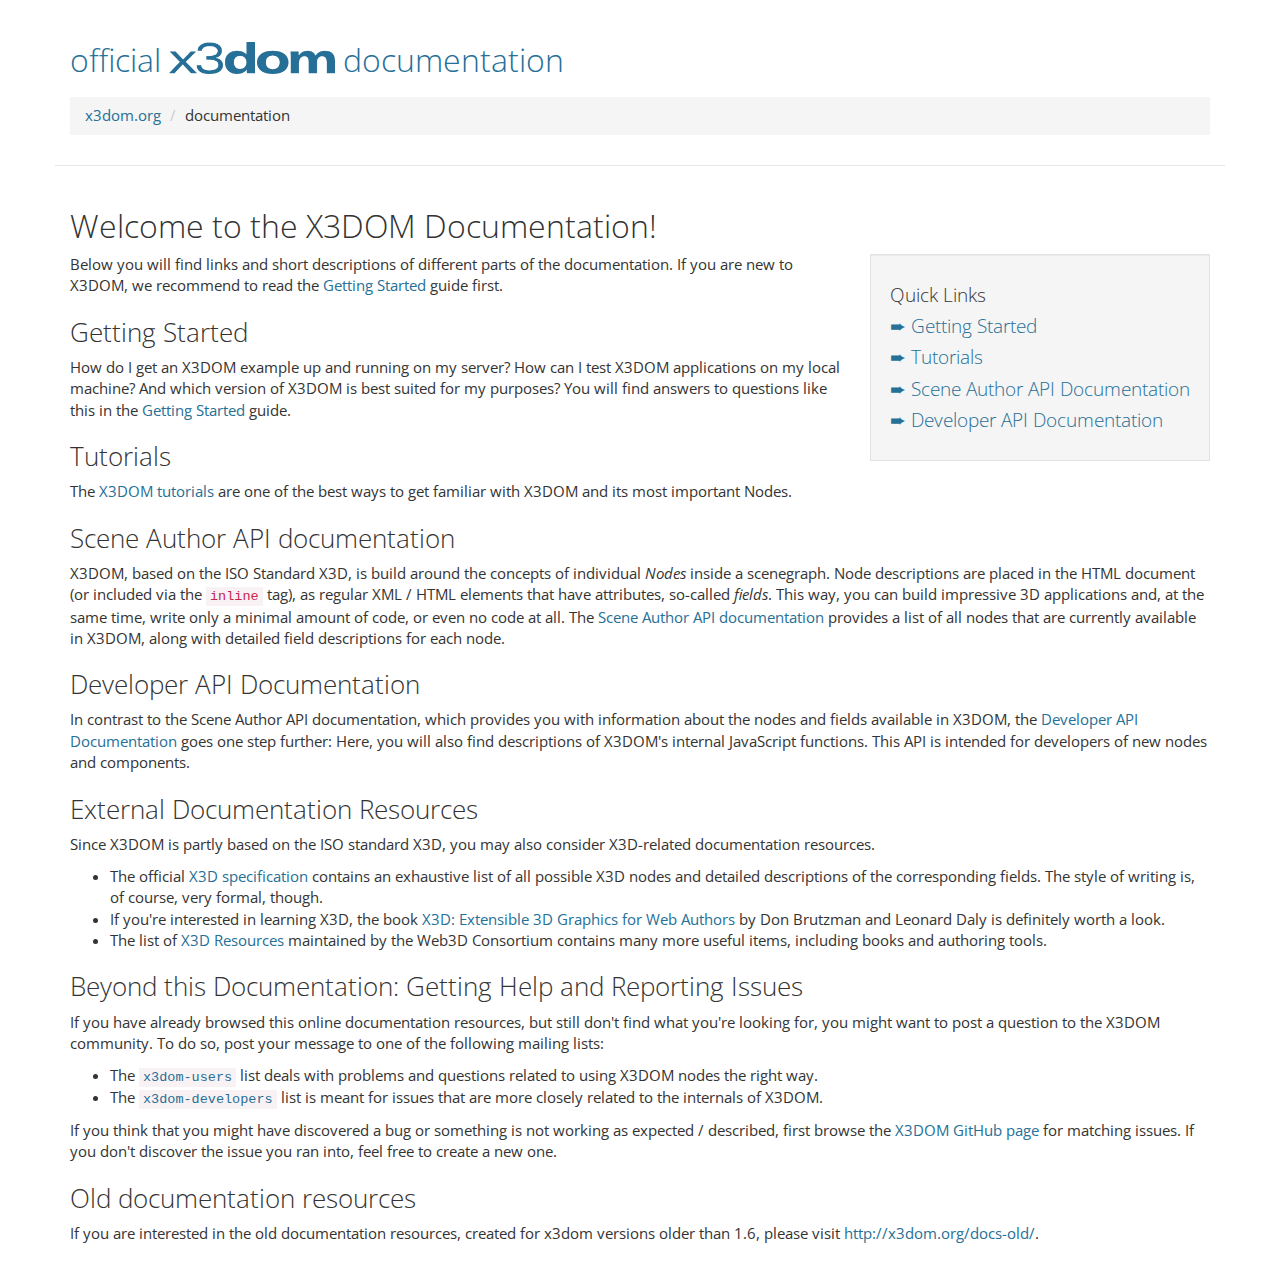
<file: Assignment/x3dom-1.8.2/doc/index.html>
<!DOCTYPE html>
<html lang="en">
<head>
    <meta charset="utf-8">
    <meta http-equiv="X-UA-Compatible" content="IE=edge"/>

    <title>X3DOM Documentation: Overview</title>
    <link type="text/css" rel="stylesheet" href="static/styles/x3dom-docs-new.css">
</head>

<body>

<div class="container page-header">
    <div class="row">
        <div class="col-xs-12">
            <h2 style="display:inline;color:#266F97">official <img src="static/images/x3dom_logo_without_claim.png" style="height:1em;vertical-align:top;"> documentation</h2>
        </div>
    </div>

    <div class="row" style="margin-top:20px;">
        <div class="col-xs-12">
            <ol class="breadcrumb">
                <li><a href="http://x3dom.org">x3dom.org</a></li>
                <li>documentation</li>
            </ol>
        </div>
    </div>
</div>

<div class="container">


       
            <h2>Welcome to the X3DOM Documentation!</h2>
    <div class="well" style="float:right;margin-left:20px;">
        <h4>Quick Links</h4>
        <h4><a href="gettingStarted/index.html">&#10152; Getting Started</a></h4>
        <h4><a href="tutorials/index.html">&#10152; Tutorials</a></h4>
        <h4><a href="author/index.html">&#10152; Scene Author API Documentation</a></h4>
        <h4><a href="developer/index.html">&#10152; Developer API Documentation</a></h4>
    </div>
            <p>
            Below you will find links and short descriptions of different parts of the documentation. If you are new to X3DOM, we recommend to read the <a href="gettingStarted/index.html">Getting Started</a> guide first.            
			</p>                      
            
            
            <h3>Getting Started</h3>
            <p>
            How do I get an X3DOM example up and running on my server? How can I test X3DOM applications on my local machine? And which version of X3DOM is best suited for my purposes?
            You will find answers to questions like this in the <a href="gettingStarted/index.html">Getting Started</a> guide.                        
            </p>

            <h3>Tutorials</h3>
            <p>
            The <a href="tutorials/index.html">X3DOM tutorials</a> are one of the best ways to get familiar with X3DOM and its most important Nodes.
            </p>
         
            
            <h3>Scene Author API documentation</h3>
            <p>
            X3DOM, based on the ISO Standard X3D, is build around the concepts of individual <i>Nodes</i> inside a scenegraph. Node descriptions are placed in the HTML document (or included via the <code>inline</code> tag), as regular XML / HTML elements that have attributes, so-called <i>fields</i>. This way, you can build impressive 3D applications and, at the same time, write only a minimal amount of code, or even no code at all.
            The <a href="author/index.html">Scene Author API documentation</a> provides a list of all nodes that are currently available in X3DOM, along with detailed field descriptions for each node.
            </p>
            
            
            <h3>Developer API Documentation</h3>
            <p>
            In contrast to the Scene Author API documentation, which provides you with information about the nodes and fields available in X3DOM, the <a href="developer/index.html">Developer API Documentation</a> goes one step further:
            Here, you will also find descriptions of X3DOM's internal JavaScript functions. This API is intended for developers of new nodes and components.            
            </p>
            
            
            <h3>External Documentation Resources</h3><a name="X3DExternalDoc"></a>
            <p>
            Since X3DOM is partly based on the ISO standard X3D, you may also consider X3D-related documentation resources.
            </p>
            <ul>
                <li>The official <a href="http://www.web3d.org/documents/specifications/19775-1/V3.3/Part01/Architecture.html">X3D specification</a> contains an exhaustive list of all possible X3D nodes and detailed descriptions of the corresponding fields. The style of writing is, of course, very formal, though.</li>
                
                <li>If you're interested in learning X3D, the book <a href="http://x3dgraphics.com/">X3D: Extensible 3D Graphics for Web Authors</a> by Don Brutzman and Leonard Daly is definitely worth a look.
                
                <li>The list of <a href="http://www.web3d.org/x3d/content/examples/X3dResources.html">X3D Resources</a> maintained by the Web3D Consortium contains many more useful items, including books and authoring tools.
            </ul>

            
            
            <h3>Beyond this Documentation: Getting Help and Reporting Issues</h3>
            <p>
            If you have already browsed this online documentation resources, but still don't find what you're looking for, you might want to post a question to the X3DOM community.
            To do so, post your message to one of the following mailing lists:
            </p>
            <ul>
                <li>The <code><a href="https://lists.sourceforge.net/lists/listinfo/x3dom-users">x3dom-users</a></code> list deals with problems and questions related to using X3DOM nodes the right way.</li>
                <li>The <code><a href="https://lists.sourceforge.net/lists/listinfo/x3dom-developers">x3dom-developers</a></code> list is meant for issues that are more closely related to the internals of X3DOM.</li>            
            </ul>
            <p>
            If you think that you might have discovered a bug or something is not working as expected / described, first browse the <a href="https://github.com/x3dom/x3dom/issues">X3DOM GitHub page</a> for matching issues.
            If you don't discover the issue you ran into, feel free to create a new one.
            </p>
                        
            <h3>Old documentation resources</h3>
            <p>
            If you are interested in the old documentation resources, created for x3dom versions older than 1.6, please visit <a href="http://x3dom.org/docs-old/">http://x3dom.org/docs-old/</a>.
            </p>
            <br>


</div>


</body>
</html>
</file>
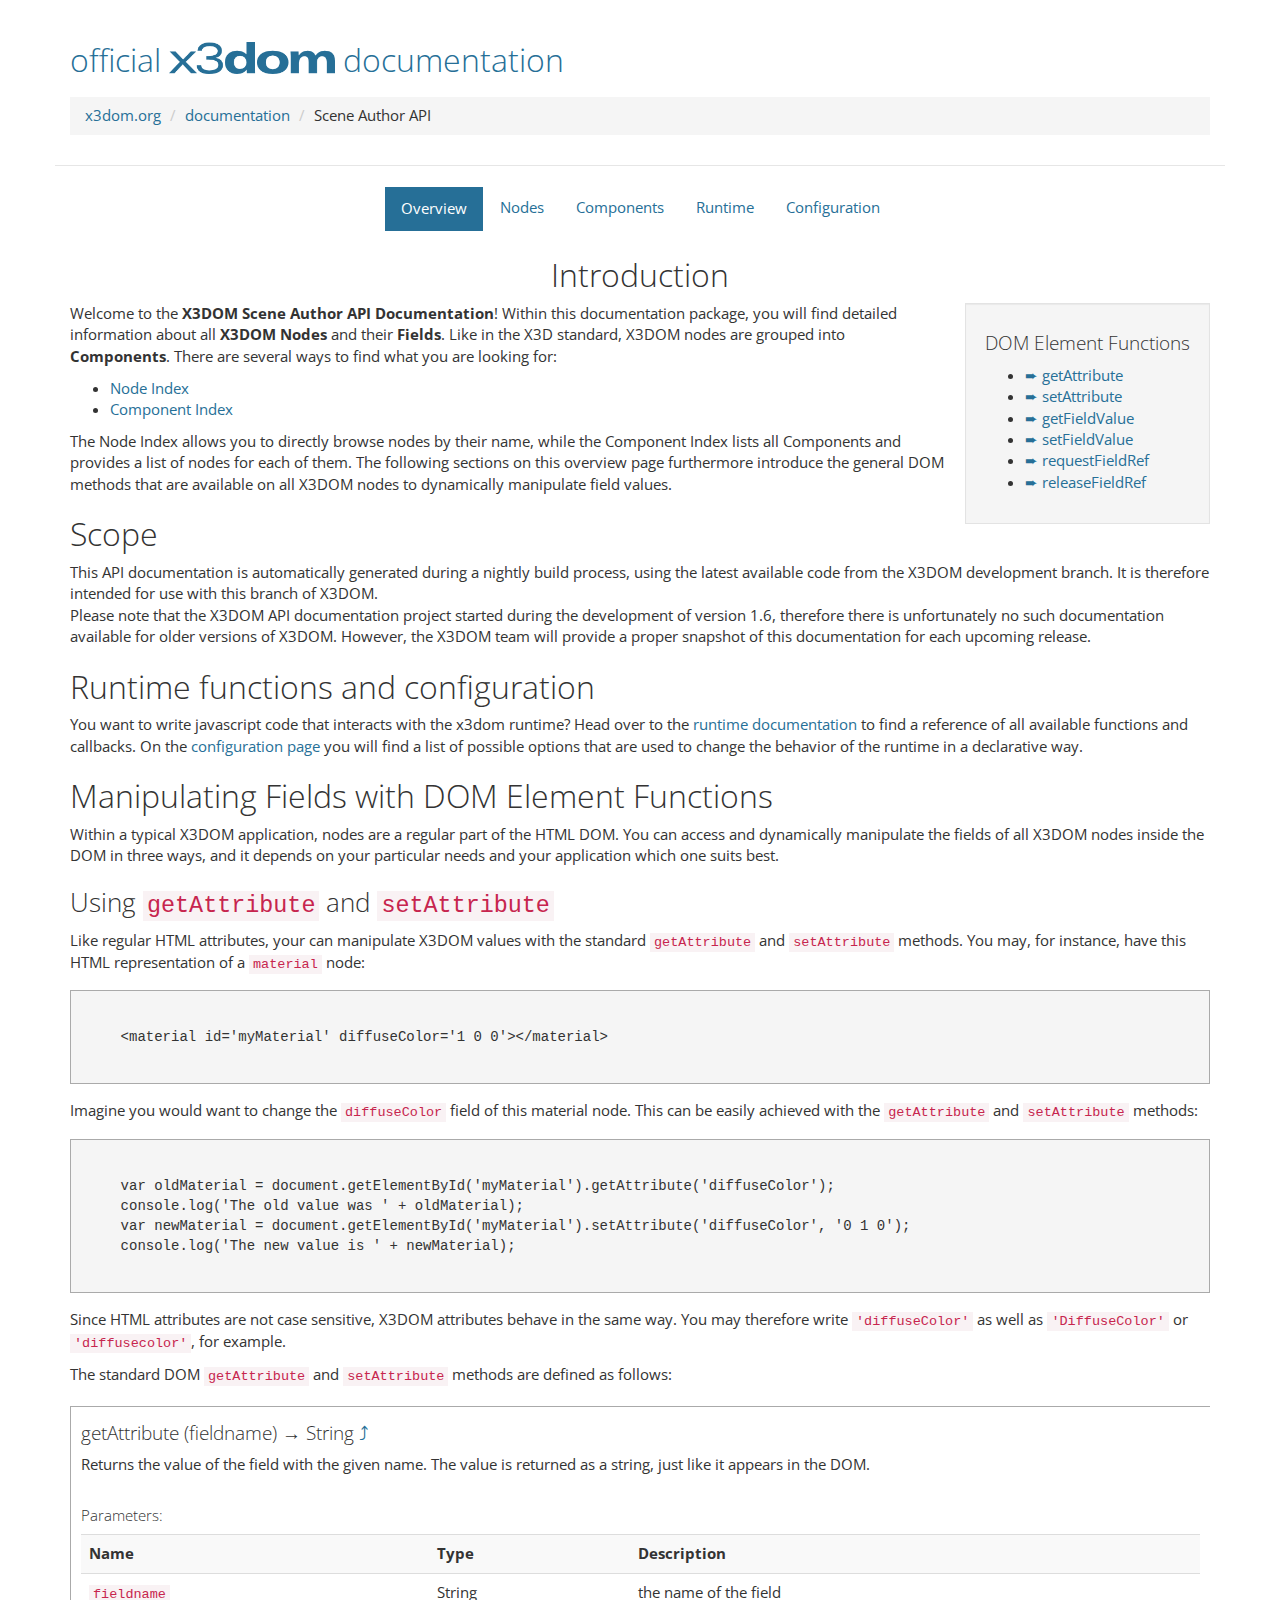
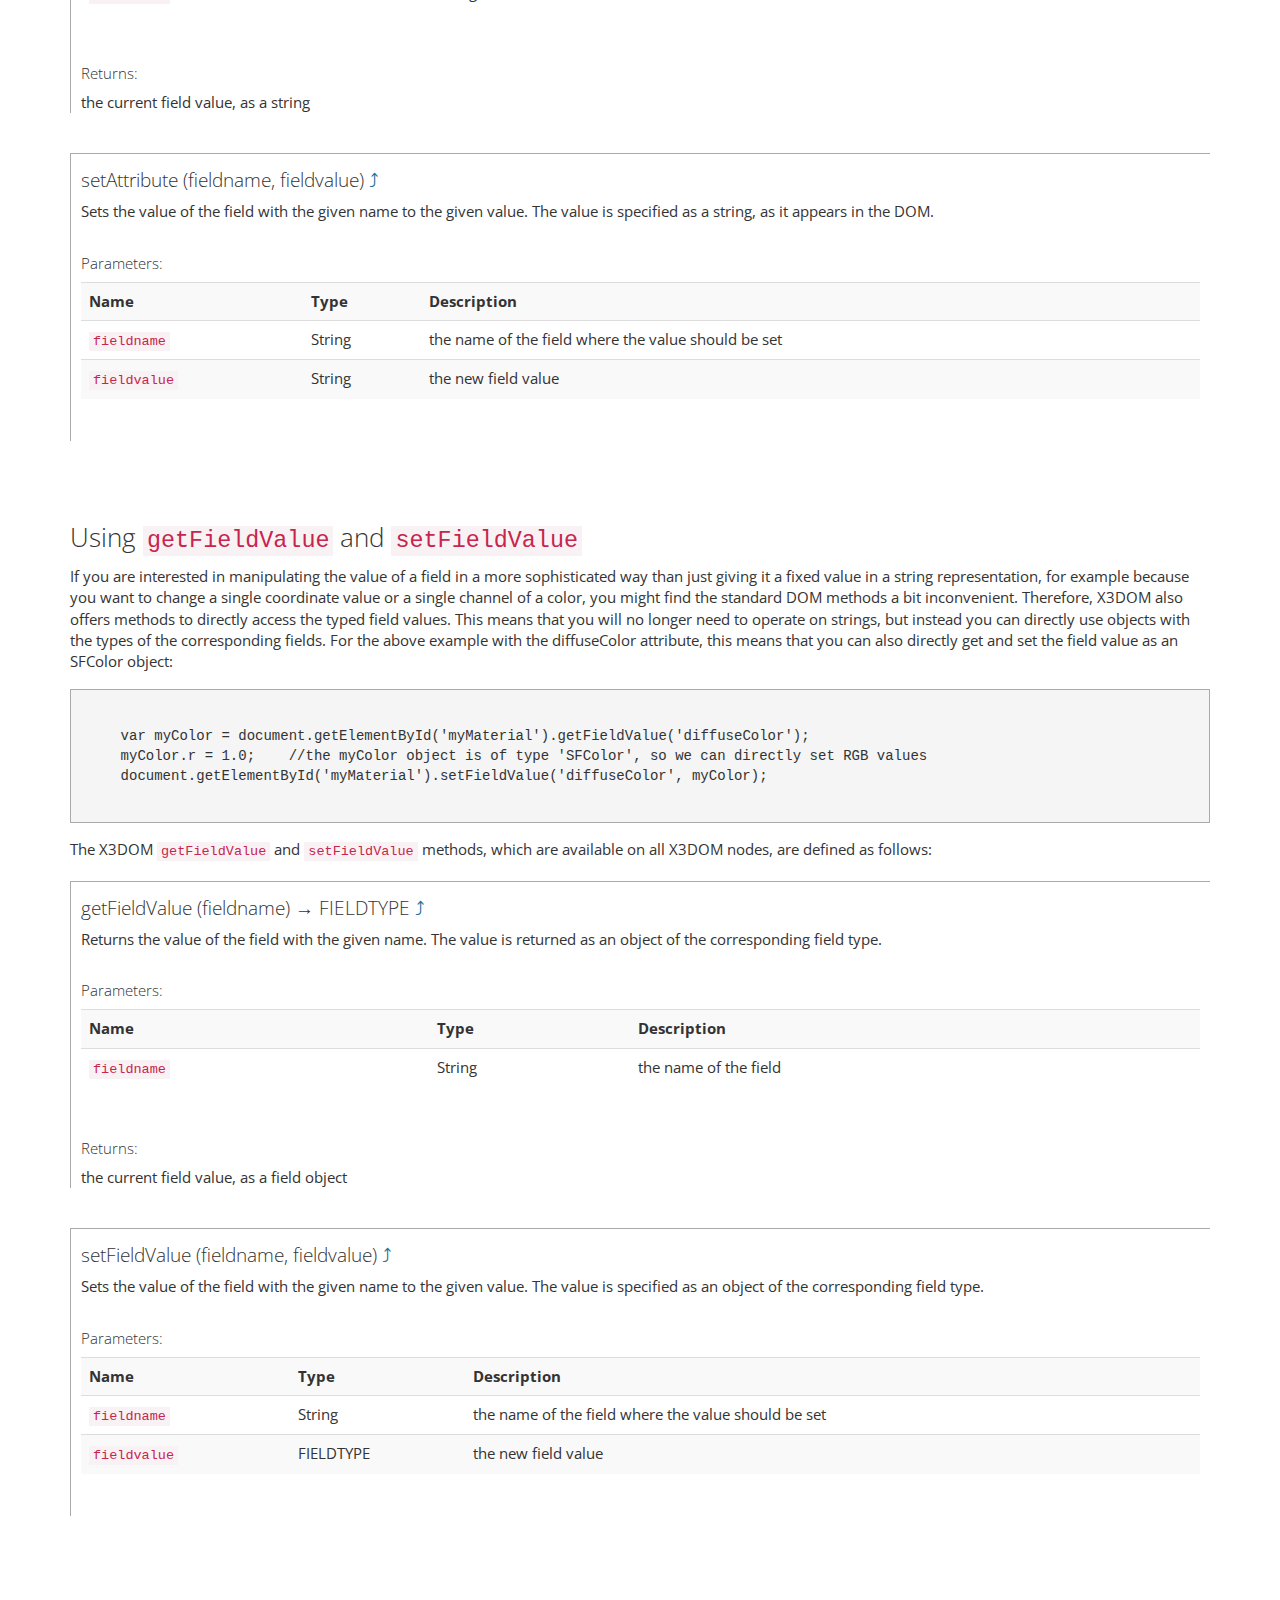
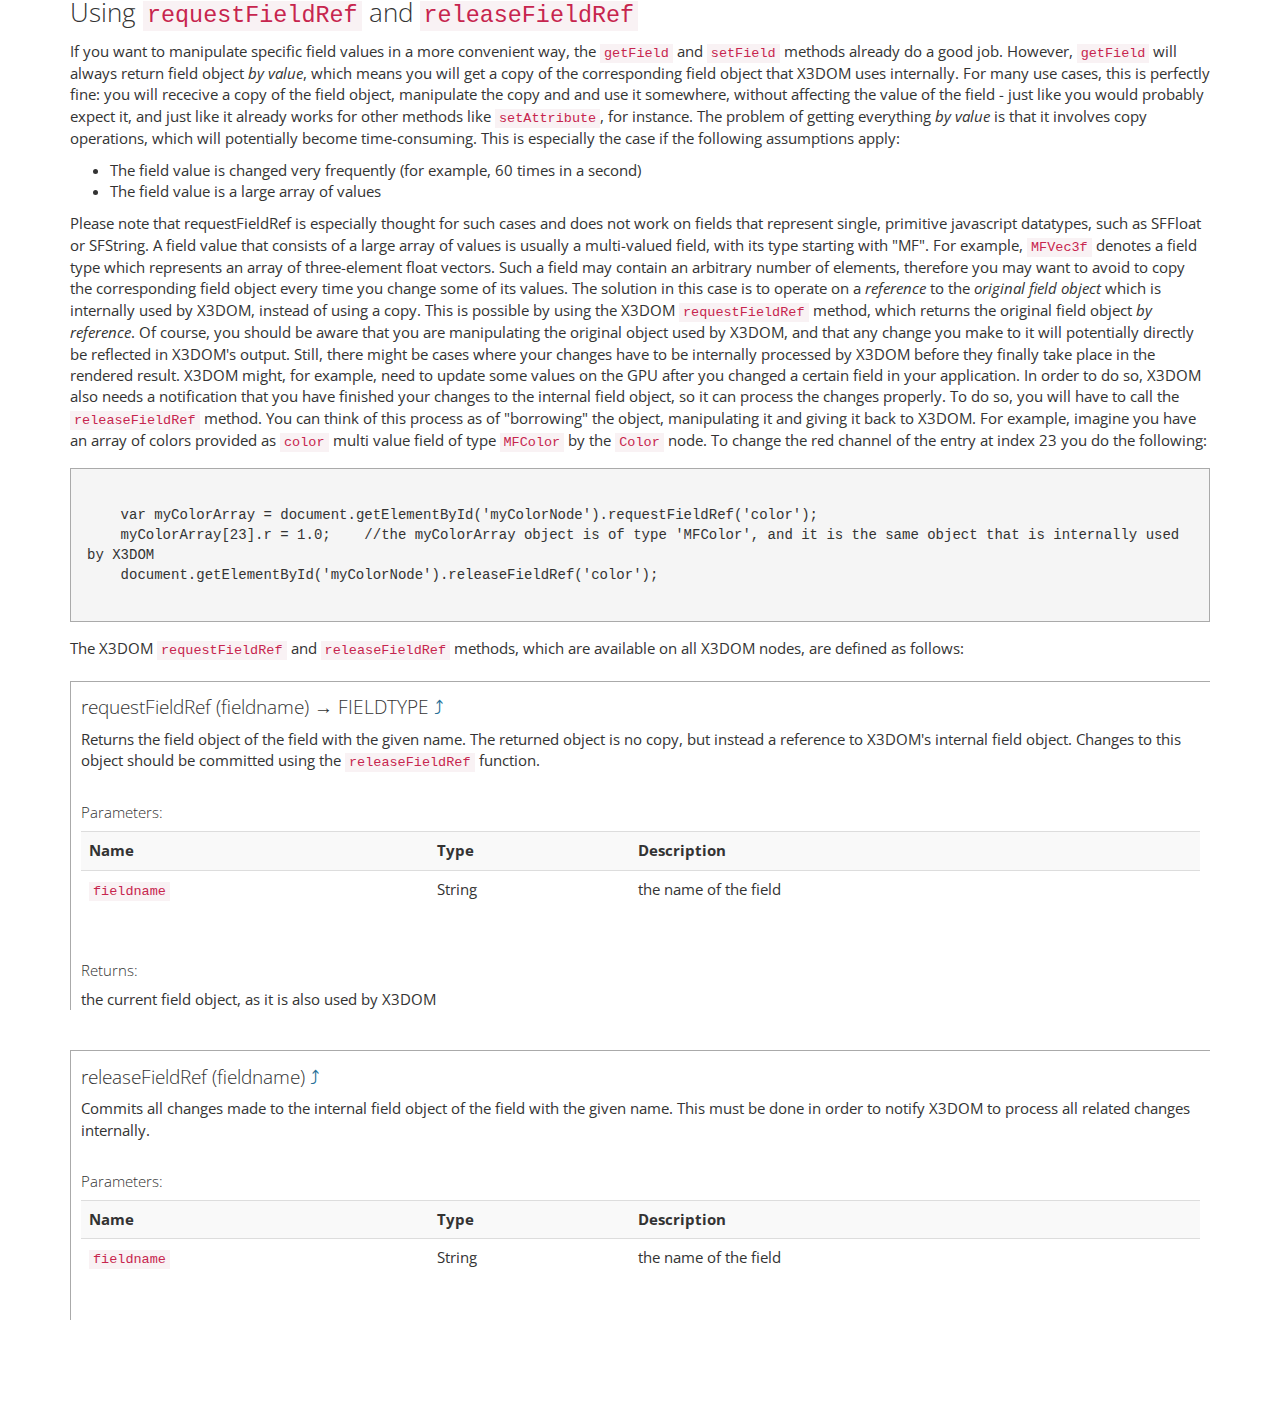
<file: Assignment/x3dom-1.8.2/doc/author/index.html>
<!DOCTYPE html>
<html lang="en">
<head>
    <meta charset="utf-8">

        <title>X3DOM Scene Author API Documentation: Overview</title>

    <link type="text/css" rel="stylesheet" href="../static/styles/x3dom-docs-new.css">
    <!--<link type="text/css" rel="stylesheet" href="../static/styles/jsdoc-x3dom.css">-->
    <script src="../static/scripts/prettify/run_prettify.js"></script>
</head>

<body>

<div class="container page-header">
    <div class="row">
        <div class="col-xs-12">
            <h2 style="display:inline;color:#266F97">official <img src="../static/images/x3dom_logo_without_claim.png" style="height:1em;vertical-align:top;"> documentation</h2>
        </div>
    </div>

    <div class="row" style="margin-top:20px;">
        <div class="col-xs-12">
            <ol class="breadcrumb">
                <li><a href="http://x3dom.org">x3dom.org</a></li>
                <li><a href="../index.html">documentation</a></li>
                <li>Scene Author API</li>
            </ol>
        </div>
    </div>
</div>

<div class="container" style="text-align: center">
    <ul class="nav nav-pills" style="display: inline-block;">
        <li><a href="index.html" class="btn btn-primary">Overview</a></li>
        <li><a href="nodes.html">Nodes</a></li>
        <li><a href="components.html">Components</a></li>
        <li><a href="runtime.html">Runtime</a></li>
        <li><a href="configuration.html">Configuration</a></li>
    </ul>
</div>

<div class="container">


                
    <section>
        <article>
            
            <h2 style="text-align: center">Introduction</h2>

            <div class="class-summary">
                <div class="well" style="float:right; margin-left:20px;">
                    <h4>DOM Element Functions</h4>
                    <ul>
                        <li><a href="#getAttribute">&#10152; getAttribute</a></li>
                        <li><a href="#setAttribute">&#10152; setAttribute</a></li>
                        <li><a href="#getFieldValue">&#10152; getFieldValue</a></li>
                        <li><a href="#setFieldValue">&#10152; setFieldValue</a></li>
                        <li><a href="#requestFieldRef">&#10152; requestFieldRef</a></li>
                        <li><a href="#releaseFieldRef">&#10152; releaseFieldRef</a></li>
                    </ul>
                </div>
            </div>
            <p>            
            Welcome to the <strong>X3DOM Scene Author API Documentation</strong>!
            Within this documentation package, you will find detailed information about all <strong>X3DOM Nodes</strong> and their <strong>Fields</strong>.            
            Like in the X3D standard, X3DOM nodes are grouped into <strong>Components</strong>.
            There are several ways to find what you are looking for:

            <ul>
                <li><a href="nodes.html">Node Index</a></li>
                <li><a href="components.html">Component Index</a></li>
            </ul>

            The Node Index allows you to directly browse nodes by their name, while the Component Index
            lists all Components and provides a list of nodes for each of them.            
            The following sections on this overview page furthermore introduce the general DOM methods that are available on all X3DOM nodes to dynamically manipulate field values.            
            </p>
                           
            
            <h2>Scope</h2>
            <p>
            This API documentation is automatically generated during a nightly build process, using the latest available code from
            the </strong>X3DOM development branch</strong>. It is therefore intended for use with this branch of X3DOM.
            <br>
            Please note that the X3DOM API documentation project started during the development of version 1.6, therefore there is
            unfortunately no such documentation available for older versions of X3DOM.
            However, the X3DOM team will provide a proper snapshot of this documentation for each upcoming release.
            </p>

            <h2>Runtime functions and configuration</h2>
            <p>
            You want to write javascript code that interacts with the x3dom runtime? Head over to the
            <a href="runtime.html">runtime documentation</a> to find a reference of all available functions and callbacks. On the
            <a href="configuration.html">configuration page</a> you will find a list of possible options that are used
            to change the behavior of the runtime in a declarative way.
            </p>
            
            
            <h2>Manipulating Fields with DOM Element Functions</h2>
            <p>
            Within a typical X3DOM application, nodes are a regular part of the HTML DOM.
            You can access and dynamically manipulate the fields of all X3DOM nodes inside the DOM in three ways, and it depends on your particular needs and your application which one suits best.
            
            
            <h3>Using <code>getAttribute</code> and <code>setAttribute</code></h3>
            Like regular HTML attributes, your can manipulate X3DOM values with the standard <code>getAttribute</code> and <code>setAttribute</code> methods.
            You may, for instance, have this HTML representation of a <code>material</code> node:
            </p>
            
            <pre class="prettyprint"><code class="language-html">
    &lt;material id='myMaterial' diffuseColor='1 0 0'&gt;&lt;/material&gt;
            </code></pre>
            
            <p>
            Imagine you would want to change the <code>diffuseColor</code> field of this material node.
            This can be easily achieved with the <code>getAttribute</code> and <code>setAttribute</code> methods:
            </p>
            
            
            <pre class="prettyprint"><code class="language-js">
    var oldMaterial = document.getElementById('myMaterial').getAttribute('diffuseColor');
    console.log('The old value was ' + oldMaterial);    
    var newMaterial = document.getElementById('myMaterial').setAttribute('diffuseColor', '0 1 0');
    console.log('The new value is ' + newMaterial);
            </code></pre>
            <p>
            Since HTML attributes are not case sensitive, X3DOM attributes behave in the same way.
            You may therefore write <code>'diffuseColor'</code> as well as <code>'DiffuseColor'</code> or <code>'diffusecolor'</code>, for example.
            </p>
            
            <p>
            The standard DOM <code>getAttribute</code> and <code>setAttribute</code> methods are defined as follows:
            </p>
            
            <!--- GET ATTRIBUTE --->
            <dl class="method-container">
                <dt>
                    <h4 class="name method-container-header">
                        getAttribute
                        <span class="signature">
                        (fieldname)
                        </span>
                        <span class="type-signature">
                        &#8594 String
                        </span>
                      <a name="getAttribute" class="upwardsLink" href="#">&#10548;</a>
                    </h4>                  
                </dt>
                <dd>
                    <div class="description">
                      Returns the value of the field with the given name.
                      The value is returned as a string, just like it appears in the DOM.
                    </div>
                    <br>
                    <h5>Parameters:</h5> 
                    <div class="params">
                        <table class="table table-striped">
                            <tbody>
                                <tr><th>Name</th><th>Type</th><th class="last">Description</th></tr>
                                <tr>
                                    <td class="param-table-name"><code>fieldname</code></td>
                                    <td class="param-table-type">              
                                        <span class="param-type">String</span>
                                    </td>
                                    <td class="param-table-description">
                                        the name of the field
                                    </td>
                                </tr>                               
                            </tbody>
                        </table>
                    </div> <br>
                    <h5>Returns:</h5>
                    <div class="param-desc">the current field value, as a string</div>  
              </dd>
            </dl>

            
            <!--- SET ATTRIBUTE --->
            <dl class="method-container">
                <dt>
                    <h4 class="name method-container-header">
                        setAttribute
                        <span class="signature">
                        (fieldname, fieldvalue)
                        </span>
                        <a name="setAttribute" class="upwardsLink" href="#">&#10548;</a>                      
                    </h4>                  
                </dt>
                <dd>
                    <div class="description">
                      Sets the value of the field with the given name to the given value.
                      The value is specified as a string, as it appears in the DOM.
                    </div>
                    <br>
                    <h5>Parameters:</h5> 
                    <div class="params">
                        <table class="table table-striped">
                            <tbody>
                                <tr><th>Name</th><th>Type</th><th class="last">Description</th></tr>
                                <tr>
                                    <td class="param-table-name"><code>fieldname</code></td>
                                    <td class="param-table-type">              
                                        <span class="param-type">String</span>
                                    </td>
                                    <td class="param-table-description">
                                        the name of the field where the value should be set
                                    </td>
                                </tr>
                                <tr>
                                    <td class="param-table-name"><code>fieldvalue</code></td>
                                    <td class="param-table-type">              
                                        <span class="param-type">String</span>
                                    </td>
                                    <td class="param-table-description">
                                        the new field value
                                    </td>
                                </tr>
                            </tbody>
                        </table>
                    </div> <br>
              </dd>
            </dl>
            
            <br>
            
            <h3>Using <code>getFieldValue</code> and <code>setFieldValue</code></h3>
            <p>
            If you are interested in manipulating the value of a field in a more sophisticated way than just giving it a fixed value in a string representation,
            for example because you want to change a single coordinate value or a single channel of a color, you might find the standard DOM methods a bit inconvenient.
            Therefore, X3DOM also offers methods to directly access the typed field values.
            This means that you will no longer need to operate on strings, but instead you can directly use objects with the types of the corresponding fields.
            For the above example with the <color>diffuseColor</color> attribute, this means that you can also directly get and set the field value
            as an <color>SFColor</color> object:            
            </p>
            
            <pre class="prettyprint"><code class="language-js">
    var myColor = document.getElementById('myMaterial').getFieldValue('diffuseColor');
    myColor.r = 1.0;    //the myColor object is of type 'SFColor', so we can directly set RGB values 
    document.getElementById('myMaterial').setFieldValue('diffuseColor', myColor);
            </code></pre>
            
            <p>
            The X3DOM <code>getFieldValue</code> and <code>setFieldValue</code> methods, which are available on all X3DOM nodes, are defined as follows:
            </p>
            
            <!--- GET FIELD --->
            <dl class="method-container">
                <dt>
                    <h4 class="name method-container-header">
                        getFieldValue
                        <span class="signature">
                        (fieldname)
                        </span>
                        <span class="type-signature">
                        &#8594 FIELDTYPE
                        </span>
                      <a name="getFieldValue" class="upwardsLink" href="#">&#10548;</a>
                    </h4>                  
                </dt>
                <dd>
                    <div class="description">
                      Returns the value of the field with the given name.
                      The value is returned as an object of the corresponding field type.
                    </div>
                    <br>
                    <h5>Parameters:</h5> 
                    <div class="params">
                        <table class="table table-striped">
                            <tbody>
                                <tr><th>Name</th><th>Type</th><th class="last">Description</th></tr>
                                <tr>
                                    <td class="param-table-name"><code>fieldname</code></td>
                                    <td class="param-table-type">              
                                        <span class="param-type">String</span>
                                    </td>
                                    <td class="param-table-description">
                                        the name of the field
                                    </td>
                                </tr>                               
                            </tbody>
                        </table>
                    </div> <br>
                    <h5>Returns:</h5>
                    <div class="param-desc">the current field value, as a field object</div>  
              </dd>
            </dl>

            
            <!--- SET FIELD --->
            <dl class="method-container">
                <dt>
                    <h4 class="name method-container-header">
                        setFieldValue
                        <span class="signature">
                        (fieldname, fieldvalue)
                        </span>
                        <a name="setFieldValue" class="upwardsLink" href="#">&#10548;</a>
                    </h4>                  
                </dt>
                <dd>
                    <div class="description">
                      Sets the value of the field with the given name to the given value.
                      The value is specified as an object of the corresponding field type.
                    </div>
                    <br>
                    <h5>Parameters:</h5> 
                    <div class="params">
                        <table class="table table-striped">
                            <tbody>
                                <tr><th>Name</th><th>Type</th><th class="last">Description</th></tr>
                                <tr>
                                    <td class="param-table-name"><code>fieldname</code></td>
                                    <td class="param-table-type">              
                                        <span class="param-type">String</span>
                                    </td>
                                    <td class="param-table-description">
                                        the name of the field where the value should be set
                                    </td>
                                </tr>
                                <tr>
                                    <td class="param-table-name"><code>fieldvalue</code></td>
                                    <td class="param-table-type">              
                                        <span class="param-type">FIELDTYPE</span>
                                    </td>
                                    <td class="param-table-description">
                                        the new field value
                                    </td>
                                </tr>
                            </tbody>
                        </table>
                    </div> <br>
              </dd>
            </dl>
            
            <br>
            
            <h3>Using <code>requestFieldRef</code> and <code>releaseFieldRef</code></h3>
            <p>
            If you want to manipulate specific field values in a more convenient way, the <code>getField</code> and <code>setField</code> methods already do a good job.
            However, <code>getField</code> will always return field object <i>by value</i>, which means you will get a copy of the corresponding field object that X3DOM uses internally.
            For many use cases, this is perfectly fine: you will rececive a copy of the field object, manipulate the copy and and use it somewhere, without affecting the value of the field -
            just like you would probably expect it, and just like it already works for other methods like <code>setAttribute</code>, for instance.
            The problem of getting everything <i>by value</i> is that it involves copy operations, which will potentially become time-consuming.
            This is especially the case if the following assumptions apply:
            </p>
            
            <ul>
                <li>The field value is changed very frequently (for example, 60 times in a second)</li>
                <li>The field value is a large array of values</li>
            </ul>
            
            <p>
            Please note that requestFieldRef is especially thought for such cases and does not work on fields that represent single, primitive javascript datatypes, such as SFFloat or SFString.
            A field value that consists of a large array of values is usually a multi-valued field, with its type starting with "MF".
            For example, <code>MFVec3f</code> denotes a field type which represents an array of three-element float vectors.
            Such a field may contain an arbitrary number of elements, therefore you may want to avoid to copy the corresponding field object every time you change some of its values.
            The solution in this case is to operate on a <i>reference</i> to the <i>original field object</i> which is internally used by X3DOM, instead of using a copy.            
            This is possible by using the X3DOM <code>requestFieldRef</code> method, which returns the original field object <i>by reference</i>.
            Of course, you should be aware that you are manipulating the original object used by X3DOM, and that any change you make to it will potentially directly be reflected in
            X3DOM's output. Still, there might be cases where your changes have to be internally processed by X3DOM before they finally take place in the rendered result.
            X3DOM might, for example, need to update some values on the GPU after you changed a certain field in your application.
            In order to do so, X3DOM also needs a notification that you have finished your changes to the internal field object, so it can process the changes properly.
            To do so, you will have to call the <code>releaseFieldRef</code> method. You can think of this process as of "borrowing" the object, manipulating it and giving it back to X3DOM.
            For example, imagine you have an array of colors provided as <code>color</code> multi value field of type <code>MFColor</code> by the <code>Color</code> node.
            To change the red channel of the entry at index 23 you do the following:
            </p>
            
            <pre class="prettyprint"><code class="language-js">
    var myColorArray = document.getElementById('myColorNode').requestFieldRef('color');
    myColorArray[23].r = 1.0;    //the myColorArray object is of type 'MFColor', and it is the same object that is internally used by X3DOM
    document.getElementById('myColorNode').releaseFieldRef('color');
            </code></pre>
            
            <p>
            The X3DOM <code>requestFieldRef</code> and <code>releaseFieldRef</code> methods, which are available on all X3DOM nodes, are defined as follows:
            </p>
            
            <!--- REQUEST FIELDREF --->
            <dl class="method-container">
                <dt>
                    <h4 class="name method-container-header">
                        requestFieldRef
                        <span class="signature">
                        (fieldname)
                        </span>
                        <span class="type-signature">
                        &#8594 FIELDTYPE
                        </span>
                      <a name="requestFieldRef" class="upwardsLink" href="#">&#10548;</a>
                    </h4>                  
                </dt>
                <dd>
                    <div class="description">
                      Returns the field object of the field with the given name.
                      The returned object is no copy, but instead a reference to X3DOM's internal field object.
                      Changes to this object should be committed using the <code>releaseFieldRef</code> function.
                    </div>
                    <br>
                    <h5>Parameters:</h5> 
                    <div class="params">
                        <table class="table table-striped">
                            <tbody>
                                <tr><th>Name</th><th>Type</th><th class="last">Description</th></tr>
                                <tr>
                                    <td class="param-table-name"><code>fieldname</code></td>
                                    <td class="param-table-type">              
                                        <span class="param-type">String</span>
                                    </td>
                                    <td class="param-table-description">
                                        the name of the field
                                    </td>
                                </tr>                               
                            </tbody>
                        </table>
                    </div> <br>
                    <h5>Returns:</h5>
                    <div class="param-desc">the current field object, as it is also used by X3DOM</div>  
              </dd>
            </dl>

            
            <!--- RETURN FIELDREF --->
            <dl class="method-container">
                <dt>
                    <h4 class="name method-container-header">
                        releaseFieldRef
                        <span class="signature">
                        (fieldname)
                        </span>
                        <a name="releaseFieldRef" class="upwardsLink" href="#">&#10548;</a>
                    </h4>                  
                </dt>
                <dd>
                    <div class="description">
                      Commits all changes made to the internal field object of the field with the given name.
                      This must be done in order to notify X3DOM to process all related changes internally.
                    </div>
                    <br>
                    <h5>Parameters:</h5> 
                    <div class="params">
                        <table class="table table-striped">
                            <tbody>
                                <tr><th>Name</th><th>Type</th><th class="last">Description</th></tr>
                                <tr>
                                    <td class="param-table-name"><code>fieldname</code></td>
                                    <td class="param-table-type">              
                                        <span class="param-type">String</span>
                                    </td>
                                    <td class="param-table-description">
                                        the name of the field
                                    </td>
                                </tr>                               
                            </tbody>
                        </table>
                    </div> <br>
              </dd>
            </dl>        
            
            <br>
            
        </article>
    
        <br>
      
    </section>

    <footer>
        <!-- This X3DOM documentation was generated with the help of <a href="https://github.com/jsdoc3/jsdoc">JSDoc 3.1.1</a> on Mon Jan 13 2014 10:50:16 GMT+0100 (MEZ) -->
    </footer>  
</div>

</div>

</body>
</html>
</file>
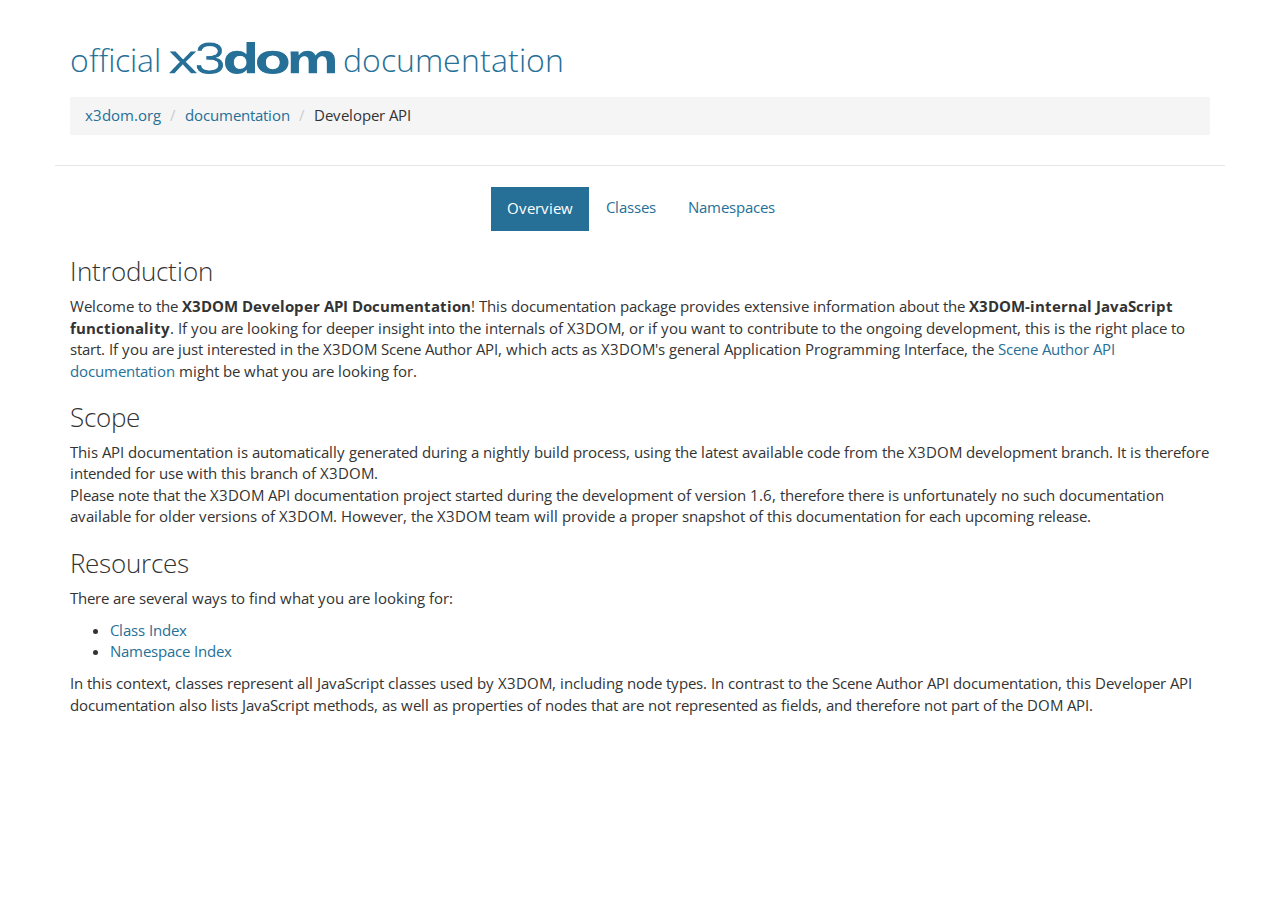
<file: Assignment/x3dom-1.8.2/doc/developer/index.html>
<!DOCTYPE html>
<html lang="en">
<head>
    <meta charset="utf-8">

        <title>X3DOM Developer API Documentation: Overview</title>

    <link type="text/css" rel="stylesheet" href="../static/styles/x3dom-docs-new.css">
</head>

<body>

<div class="container page-header">
    <div class="row">
        <div class="col-xs-12">
            <h2 style="display:inline;color:#266F97">official <img src="../static/images/x3dom_logo_without_claim.png" style="height:1em;vertical-align:top;"> documentation</h2>
        </div>
    </div>

    <div class="row" style="margin-top:20px;">
        <div class="col-xs-12">
            <ol class="breadcrumb">
                <li><a href="http://x3dom.org">x3dom.org</a></li>
                <li><a href="../index.html">documentation</a></li>
                <li>Developer API</li>
            </ol>
        </div>
    </div>
</div>

<div class="container" style="text-align: center">
    <ul class="nav nav-pills" style="display: inline-block;">
        <li><a href="index.html" class="btn btn-primary">Overview</a></li>
        <li><a href="classes.html">Classes</a></li>
        <li><a href="namespaces.html">Namespaces</a></li>
    </ul>
</div>


<div class="container">

    <section>
        <article>
        
            <h3>Introduction</h3>
            <p>            
            Welcome to the <strong>X3DOM Developer API Documentation</strong>!
            This documentation package provides extensive information about the <strong>X3DOM-internal JavaScript functionality</strong>.
            If you are looking for deeper insight into the internals of X3DOM, or if you want to contribute to the ongoing
            development, this is the right place to start. If you are just interested in the X3DOM Scene Author API, which acts as
            X3DOM's general Application Programming Interface, the
            <a href="../author/index.html">Scene Author API documentation</a>
            might be what you are looking for.
            </p>

            
            <h3>Scope</h3>
            <p>
            This API documentation is automatically generated during a nightly build process, using the latest available code from
            the </strong>X3DOM development branch</strong>. It is therefore intended for use with this branch of X3DOM.
            <br>
            Please note that the X3DOM API documentation project started during the development of version 1.6, therefore there is
            unfortunately no such documentation available for older versions of X3DOM.
            However, the X3DOM team will provide a proper snapshot of this documentation for each upcoming release.
            </p>
            

            <h3>Resources</h3>
            <p>
            There are several ways to find what you are looking for:

            <ul>
                <li><a href="classes.html">Class Index</a></li>
                <li><a href="namespaces.html">Namespace Index</a></li>
            </ul>

            In this context, <it>classes</it> represent all JavaScript classes used by X3DOM, including node types.
            In contrast to the Scene Author API documentation, this Developer API documentation also lists JavaScript methods, as well as
            properties of nodes that are not represented as fields, and therefore not part of the DOM API.
            </p>
            
            <br>
        </article>
    
        <br>
      
    </section>

    <footer>
        <!-- This X3DOM documentation was generated with the help of <a href="https://github.com/jsdoc3/jsdoc">JSDoc 3.1.1</a> on Mon Jan 13 2014 10:50:16 GMT+0100 (MEZ) -->
    </footer>  
</div>


</body>
</html>
</file>
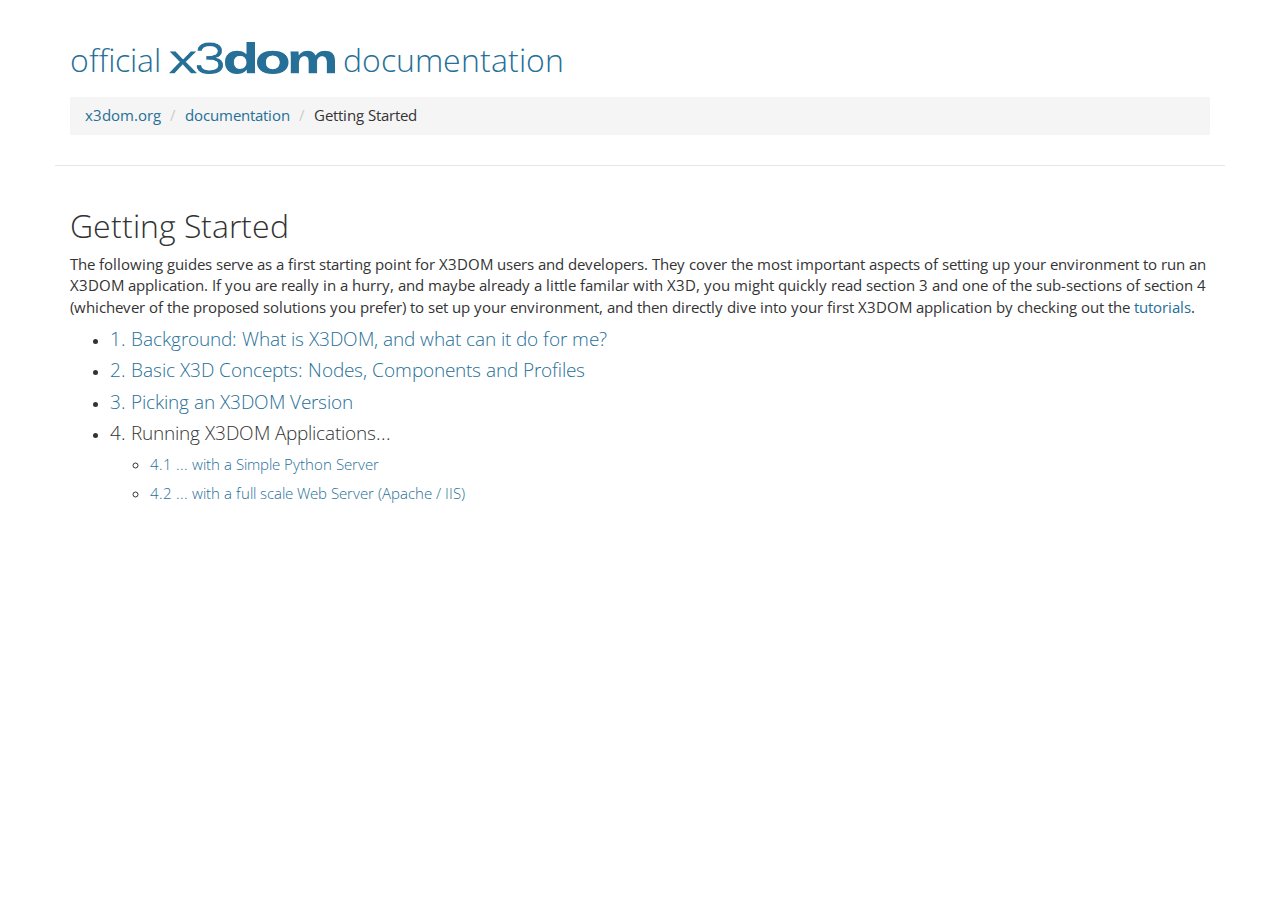
<file: Assignment/x3dom-1.8.2/doc/gettingStarted/index.html>
<!DOCTYPE html>
<html lang="en">
<head>
    <meta charset="utf-8">
    <title>X3DOM Documentation: Getting Started</title>    
    <link type="text/css" rel="stylesheet" href="../static/styles/x3dom-docs-new.css">
</head>

<body>

<div class="container page-header">
    <div class="row">
        <div class="col-xs-12">
            <h2 style="display:inline;color:#266F97">official <img src="../static/images/x3dom_logo_without_claim.png" style="height:1em;vertical-align:top;"> documentation</h2>
        </div>
    </div>

    <div class="row" style="margin-top:20px;">
        <div class="col-xs-12">
            <ol class="breadcrumb">
                <li><a href="http://x3dom.org">x3dom.org</a></li>
                <li><a href="../index.html">documentation</a></li>
                <li>Getting Started</li>
            </ol>
        </div>
    </div>
</div>

<div class="container">

    <div>
            <h2>Getting Started</h2>
            The following guides serve as a first starting point for X3DOM users and developers.
            They cover the most important aspects of setting up your environment to run an X3DOM application.
            If you are really in a hurry, and maybe already a little familar with X3D, you might quickly read section 3 and one of the sub-sections of section 4 (whichever of the proposed solutions you prefer)
            to set up your environment, and then directly dive into your first X3DOM application by checking out the <a href="../tutorials/index.html">tutorials</a>.
            <ul>
                <li><h4><a href="background/index.html">1. Background: What is X3DOM, and what can it do for me?</a></h4></li>
                
                <li><h4><a href="basicX3D/index.html">2. Basic X3D Concepts: Nodes, Components and Profiles</a></h4></li>
                
                <li><h4><a href="x3domVersions/index.html">3. Picking an X3DOM Version</a></h4></li>
                
                <li><h4>4. Running X3DOM Applications...</h4>
                <ul>
                    <li><h5><a href="pythonSimpleHTTP/index.html">4.1 ... with a Simple Python Server</a></h5></li>
                    <li><h5><a href="webServer/index.html">4.2 ... with a full scale Web Server (Apache / IIS)</a></h5></li>
                    <!--li><h3><a href="withoutServer/index.html">4.3 ... without any Server</a></h3></li-->
                </ul>
                </li>
                
                <!--li><h3><a href="customVersion/index.html">5. Building a Custom X3DOM Version</a></h3></li-->
            </ul>
</div>

</body>
</html>
</file>
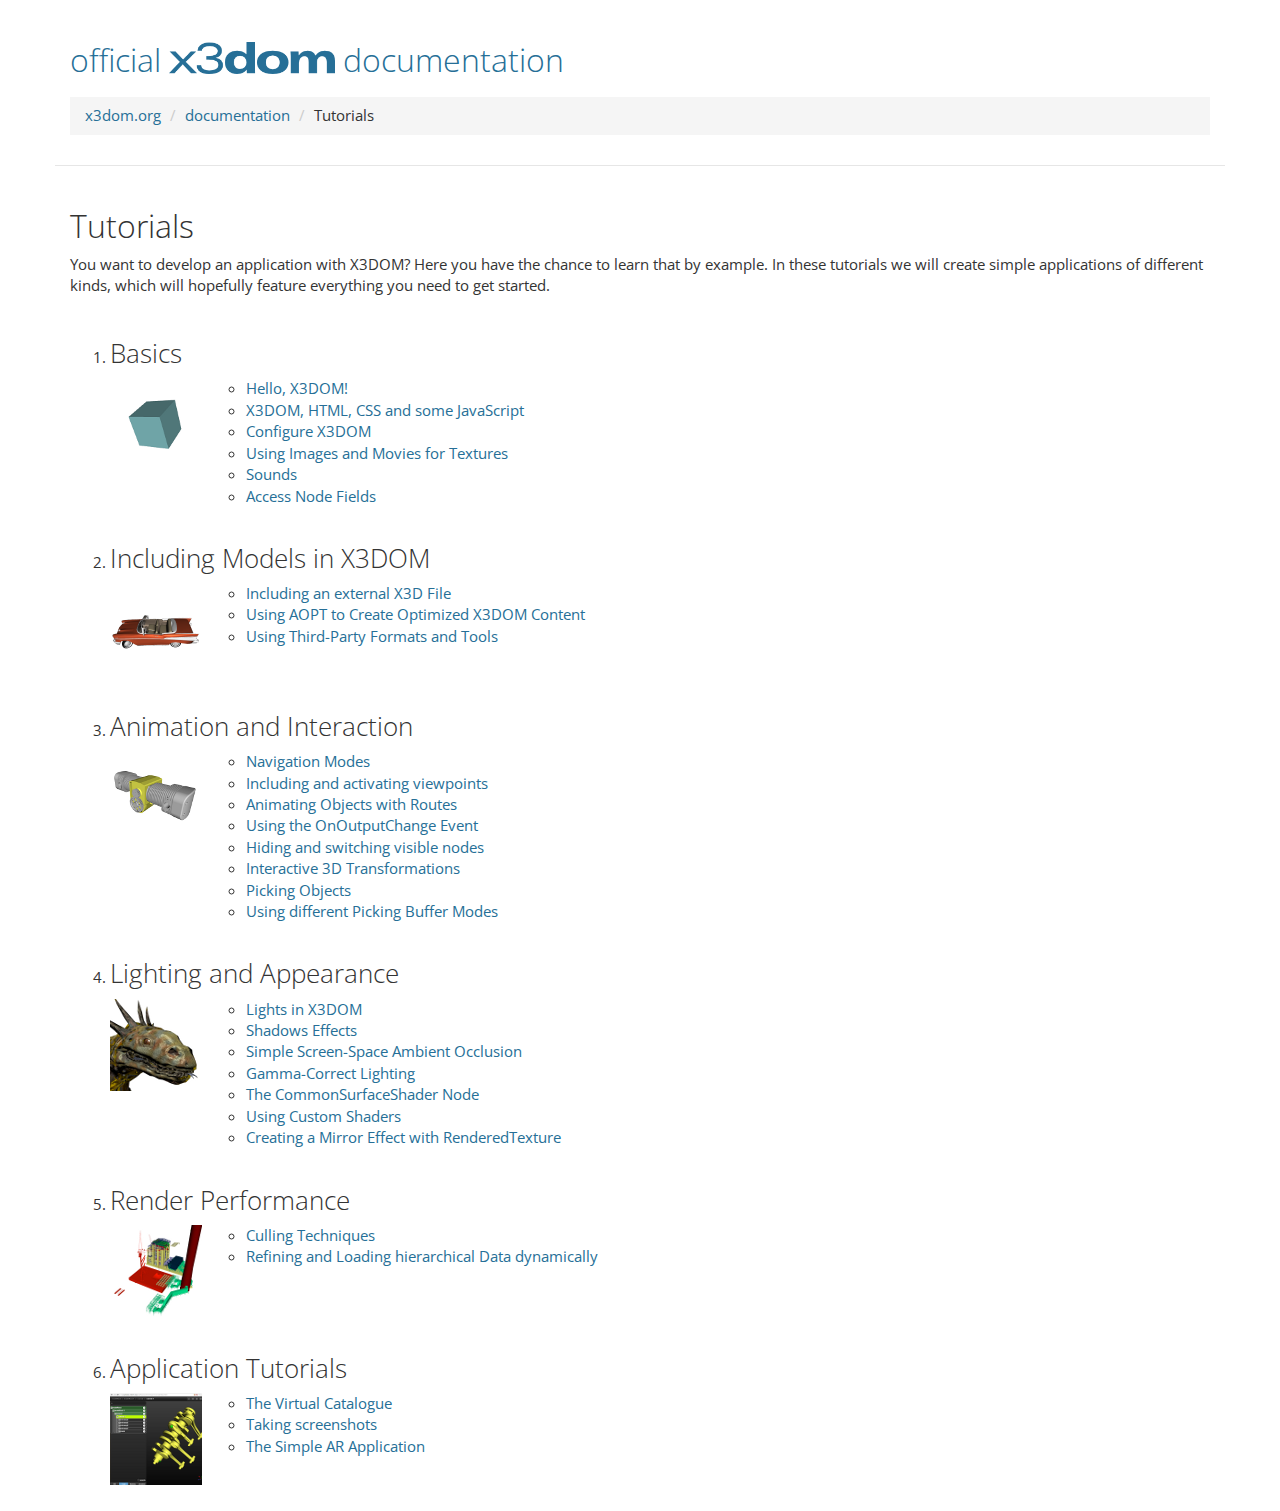
<file: Assignment/x3dom-1.8.2/doc/tutorials/index.html>
<!DOCTYPE html>
<html lang="en">
<head>
    <meta http-equiv="X-UA-Compatible" content="IE=edge"/>
    <meta charset="utf-8">
    <title>X3DOM Documentation: Tutorials</title>    
    <link type="text/css" rel="stylesheet" href="../static/styles/x3dom-docs-new.css">

    <style>
        .chapter-illustration {
            width: 92px;
            height: 92px;
            display: inline-block;
            vertical-align: top;
            margin-bottom: 16px;
        }

        .chapter-contents {
            display: inline-block;
            margin-bottom: 16px;
        }
    </style>
</head>

<body>

<div class="container page-header">
    <div class="row">
        <div class="col-xs-12">
            <h2 style="display:inline;color:#266F97">official <img src="../static/images/x3dom_logo_without_claim.png" style="height:1em;vertical-align:top;"> documentation</h2>
        </div>
    </div>

    <div class="row" style="margin-top:20px;">
        <div class="col-xs-12">
            <ol class="breadcrumb">
                <li><a href="http://x3dom.org">x3dom.org</a></li>
                <li><a href="../../index.html">documentation</a></li>
                <li>Tutorials</li>
            </ol>
        </div>
    </div>
</div>

<div class="container">

    <section>
       
            <h2>Tutorials</h2>
            You want to develop an application with X3DOM? Here you have the chance to learn that by example. In these tutorials we will create simple applications of different kinds, which will hopefully feature everything you need to get started.
            
            <br><br>
            
            <div>
                <ol>                    
                    <li>
                        <h3>Basics</h3>                          
                        <div class="chapter-illustration" style="background-image:url('Basics.png');">
                        </div>                      
                        <div class="chapter-contents">
                            <ul>
                                <li><a href="basics/hello/index.html">Hello, X3DOM!</a></li>
                                <li><a href="basics/htmlCSS/index.html">X3DOM, HTML, CSS and some JavaScript</a></li>
                                <li><a href="basics/runtimeConfiguration/index.html">Configure X3DOM</a></li>
                                <li><a href="basics/imagesMovies/index.html">Using Images and Movies for Textures</a></li>
								<li><a href="basics/sound/index.html">Sounds</a></li>
								<li><a href="basics/fields/index.html">Access Node Fields</a></li>
                            </ul>
                        </div>
                    </li>
                    
                    <li style="clear:left">
                        <h3>Including Models in X3DOM</h3>
                        <div class="chapter-illustration" style="background-image:url('Models.png');">
                        </div>                      
                        <div class="chapter-contents">
                            <ul>
                                <li><a href="models/inline/index.html">Including an external X3D File</a></li>
                                <li><a href="models/aopt/index.html">Using AOPT to Create Optimized X3DOM Content</a></li>
                                <li><a href="models/thirdParty/index.html">Using Third-Party Formats and Tools</a></li>
                            </ul>
                        </div>
                    </li>
                       
                    <li style="clear:both;">
                        <h3>Animation and Interaction</h3>
                        <div class="chapter-illustration" style="background-image:url('Picking.png');">
                        </div>                      
                        <div class="chapter-contents">
                            <ul>
                                <li><a href="animationInteraction/navigation/index.html">Navigation Modes</a></li>       
								<li><a href="animationInteraction/viewpoint/index.html"> Including and activating viewpoints</a></li>
                                <li><a href="animationInteraction/animate/index.html">Animating Objects with Routes</a></li>                
                                <li><a href="animationInteraction/onoutputchange/index.html">Using the OnOutputChange Event</a></li>
                                <li><a href="animationInteraction/switch/index.html">Hiding and switching visible nodes</a></li>
								<li><a href="animationInteraction/transformations/index.html">Interactive 3D Transformations</a></li>
                                <li><a href="animationInteraction/picking/index.html">Picking Objects</a></li>                        
                                <li><a href="animationInteraction/pickingBuffer/index.html">Using different Picking Buffer Modes</a></li>                        
                            </ul>
                        </div>
                    </li>
                    
                    <li style="clear:both;">
                        <h3>Lighting and Appearance</h3>
                        <div class="chapter-illustration" style="background-image:url('Shading.png');">
                        </div>                      
                        <div class="chapter-contents">
                            <ul>
                                <li><a href="lighting/lights/index.html">Lights in X3DOM</a></li>
                                <li><a href="lighting/shadows/index.html">Shadows Effects</a></li>                                
                                <li><a href="lighting/ssao/index.html">Simple Screen-Space Ambient Occlusion</a></li>                                
                                <li><a href="lighting/gamma/index.html">Gamma-Correct Lighting</a></li>
                                <li><a href="lighting/commonSurfaceShaderNode/index.html">The CommonSurfaceShader Node</a></li>
                                <li><a href="lighting/customShader/index.html">Using Custom Shaders</a></li>
                                <li><a href="lighting/mirror/index.html">Creating a Mirror Effect with RenderedTexture</a></li>
                            </ul>
                        </div>
                    </li>
                     
                    <li style="clear:both;">
                        <h3>Render Performance</h3>
                        <div class="chapter-illustration" style="background-image:url('LargeModel.png');">
                        </div>                      
                        <div class="chapter-contents">
                            <ul>                
                                <li><a href="largeModels/culling/index.html">Culling Techniques</a></li>
                                <!--li><a href="largeModels/largeDataSets/index.html">Loading and Rendering Large Regular Data Sets</a></li-->
								<li><a href="largeModels/BVHRefiner/index.html">Refining and Loading hierarchical Data dynamically</a> 
                            </ul>
                        </div>
                    </li>
                        
                    <li style="clear:both;">
                        <h3>Application Tutorials</h3>
                        <div class="chapter-illustration" style="background-image:url('Application.png');">
                        </div>                      
                        <div class="chapter-contents">
                            <ul>
                                <li><a href="applicationTutorials/virtualCatalogue/index.html">The Virtual Catalogue</a></li>
                                <li><a href="applicationTutorials/screenshot/index.html">Taking screenshots</a></li>
                                <li><a href="applicationTutorials/simpleAR/index.html">The Simple AR Application</a></li>
                            </ul>
                        </div>
                    </li>
                
                </ol>
            </div>
            
    </section>

</div>


</body>
</html>
</file>
<file: Assignment/x3dom-1.8.2/doc/static/styles/x3dom-docs-new.css>
@import url("//fonts.googleapis.com/css?family=Open+Sans:400italic,700italic,400,700");
/*!
 * Bootswatch v3.1.1+1
 * Homepage: http://bootswatch.com
 * Copyright 2012-2014 Thomas Park
 * Licensed under MIT
 * Based on Bootstrap
*/
/*! normalize.css v3.0.0 | MIT License | git.io/normalize */
html {
    font-family: sans-serif;
    -ms-text-size-adjust: 100%;
    -webkit-text-size-adjust: 100%;
}
body {
    margin: 0;
}
article,
aside,
details,
figcaption,
figure,
footer,
header,
hgroup,
main,
nav,
section,
summary {
    display: block;
}
audio,
canvas,
progress,
video {
    display: inline-block;
    vertical-align: baseline;
}
audio:not([controls]) {
    display: none;
    height: 0;
}
[hidden],
template {
    display: none;
}
a {
    background: transparent;
}
a:active,
a:hover {
    outline: 0;
}
abbr[title] {
    border-bottom: 1px dotted;
}
b,
strong {
    font-weight: bold;
}
dfn {
    font-style: italic;
}
h1 {
    font-size: 2em;
    margin: 0.67em 0;
}
mark {
    background: #ff0;
    color: #000;
}
small {
    font-size: 80%;
}
sub,
sup {
    font-size: 75%;
    line-height: 0;
    position: relative;
    vertical-align: baseline;
}
sup {
    top: -0.5em;
}
sub {
    bottom: -0.25em;
}
img {
    border: 0;
}
svg:not(:root) {
    overflow: hidden;
}
figure {
    margin: 1em 40px;
}
hr {
    -moz-box-sizing: content-box;
    box-sizing: content-box;
    height: 0;
}
pre {
    overflow: auto;
}
code,
kbd,
pre,
samp {
    font-family: monospace, monospace;
    font-size: 1em;
}
button,
input,
optgroup,
select,
textarea {
    color: inherit;
    font: inherit;
    margin: 0;
}
button {
    overflow: visible;
}
button,
select {
    text-transform: none;
}
button,
html input[type="button"],
input[type="reset"],
input[type="submit"] {
    -webkit-appearance: button;
    cursor: pointer;
}
button[disabled],
html input[disabled] {
    cursor: default;
}
button::-moz-focus-inner,
input::-moz-focus-inner {
    border: 0;
    padding: 0;
}
input {
    line-height: normal;
}
input[type="checkbox"],
input[type="radio"] {
    box-sizing: border-box;
    padding: 0;
}
input[type="number"]::-webkit-inner-spin-button,
input[type="number"]::-webkit-outer-spin-button {
    height: auto;
}
input[type="search"] {
    -webkit-appearance: textfield;
    -moz-box-sizing: content-box;
    -webkit-box-sizing: content-box;
    box-sizing: content-box;
}
input[type="search"]::-webkit-search-cancel-button,
input[type="search"]::-webkit-search-decoration {
    -webkit-appearance: none;
}
fieldset {
    border: 1px solid #c0c0c0;
    margin: 0 2px;
    padding: 0.35em 0.625em 0.75em;
}
legend {
    border: 0;
    padding: 0;
}
textarea {
    overflow: auto;
}
optgroup {
    font-weight: bold;
}
table {
    border-collapse: collapse;
    border-spacing: 0;
}
td,
th {
    padding: 0;
}
@media print {
    * {
        text-shadow: none !important;
        color: #000 !important;
        background: transparent !important;
        box-shadow: none !important;
    }
    a,
    a:visited {
        text-decoration: underline;
    }
    a[href]:after {
        content: " (" attr(href) ")";
    }
    abbr[title]:after {
        content: " (" attr(title) ")";
    }
    a[href^="javascript:"]:after,
    a[href^="#"]:after {
        content: "";
    }
    pre,
    blockquote {
        border: 1px solid #999;
        page-break-inside: avoid;
    }
    thead {
        display: table-header-group;
    }
    tr,
    img {
        page-break-inside: avoid;
    }
    img {
        max-width: 100% !important;
    }
    p,
    h2,
    h3 {
        orphans: 3;
        widows: 3;
    }
    h2,
    h3 {
        page-break-after: avoid;
    }
    select {
        background: #fff !important;
    }
    .navbar {
        display: none;
    }
    .table td,
    .table th {
        background-color: #fff !important;
    }
    .btn > .caret,
    .dropup > .btn > .caret {
        border-top-color: #000 !important;
    }
    .label {
        border: 1px solid #000;
    }
    .table {
        border-collapse: collapse !important;
    }
    .table-bordered th,
    .table-bordered td {
        border: 1px solid #ddd !important;
    }
}
* {
    -webkit-box-sizing: border-box;
    -moz-box-sizing: border-box;
    box-sizing: border-box;
}
*:before,
*:after {
    -webkit-box-sizing: border-box;
    -moz-box-sizing: border-box;
    box-sizing: border-box;
}
html {
    font-size: 62.5%;
    -webkit-tap-highlight-color: rgba(0, 0, 0, 0);
}
body {
    font-family: "Open Sans", Calibri, Candara, Arial, sans-serif;
    font-size: 15px;
    line-height: 1.42857143;
    color: #333333;
    background-color: #ffffff;
}
input,
button,
select,
textarea {
    font-family: inherit;
    font-size: inherit;
    line-height: inherit;
}
a {
    color: #266F97;
    text-decoration: none;
}
a:hover,
a:focus {
    color: #266F97;
    text-decoration: underline;
}
a:focus {
    outline: thin dotted;
    outline: 5px auto -webkit-focus-ring-color;
    outline-offset: -2px;
}
figure {
    margin: 0;
}
img {
    vertical-align: middle;
}
.img-responsive,
.thumbnail > img,
.thumbnail a > img,
.carousel-inner > .item > img,
.carousel-inner > .item > a > img {
    display: block;
    max-width: 100%;
    height: auto;
}
.img-rounded {
    border-radius: 0;
}
.img-thumbnail {
    padding: 4px;
    line-height: 1.42857143;
    background-color: #ffffff;
    border: 1px solid #dddddd;
    border-radius: 0;
    -webkit-transition: all 0.2s ease-in-out;
    transition: all 0.2s ease-in-out;
    display: inline-block;
    max-width: 100%;
    height: auto;
}
.img-circle {
    border-radius: 50%;
}
hr {
    margin-top: 21px;
    margin-bottom: 21px;
    border: 0;
    border-top: 1px solid #e6e6e6;
}
.sr-only {
    position: absolute;
    width: 1px;
    height: 1px;
    margin: -1px;
    padding: 0;
    overflow: hidden;
    clip: rect(0, 0, 0, 0);
    border: 0;
}
h1,
h2,
h3,
h4,
h5,
h6,
.h1,
.h2,
.h3,
.h4,
.h5,
.h6 {
    font-family: "Open Sans", Calibri, Candara, Arial, sans-serif;
    font-weight: 300;
    line-height: 1.1;
    color: inherit;
}
h1 small,
h2 small,
h3 small,
h4 small,
h5 small,
h6 small,
.h1 small,
.h2 small,
.h3 small,
.h4 small,
.h5 small,
.h6 small,
h1 .small,
h2 .small,
h3 .small,
h4 .small,
h5 .small,
h6 .small,
.h1 .small,
.h2 .small,
.h3 .small,
.h4 .small,
.h5 .small,
.h6 .small {
    font-weight: normal;
    line-height: 1;
    color: #999999;
}
h1,
.h1,
h2,
.h2,
h3,
.h3 {
    margin-top: 21px;
    margin-bottom: 10.5px;
}
h1 small,
.h1 small,
h2 small,
.h2 small,
h3 small,
.h3 small,
h1 .small,
.h1 .small,
h2 .small,
.h2 .small,
h3 .small,
.h3 .small {
    font-size: 65%;
}
h4,
.h4,
h5,
.h5,
h6,
.h6 {
    margin-top: 10.5px;
    margin-bottom: 10.5px;
}
h4 small,
.h4 small,
h5 small,
.h5 small,
h6 small,
.h6 small,
h4 .small,
.h4 .small,
h5 .small,
.h5 .small,
h6 .small,
.h6 .small {
    font-size: 75%;
}
h1,
.h1 {
    font-size: 39px;
}
h2,
.h2 {
    font-size: 32px;
}
h3,
.h3 {
    font-size: 26px;
}
h4,
.h4 {
    font-size: 19px;
}
h5,
.h5 {
    font-size: 15px;
}
h6,
.h6 {
    font-size: 13px;
}
p {
    margin: 0 0 10.5px;
}
.lead {
    margin-bottom: 21px;
    font-size: 17px;
    font-weight: 200;
    line-height: 1.4;
}
@media (min-width: 768px) {
    .lead {
        font-size: 22.5px;
    }
}
small,
.small {
    font-size: 85%;
}
cite {
    font-style: normal;
}
.text-left {
    text-align: left;
}
.text-right {
    text-align: right;
}
.text-center {
    text-align: center;
}
.text-justify {
    text-align: justify;
}
.text-muted {
    color: #999999;
}
.text-primary {
    color: #266F97;
}
a.text-primary:hover {
    color: #FF0F43;
}
.text-success {
    color: #ffffff;
}
a.text-success:hover {
    color: #e6e6e6;
}
.text-info {
    color: #ffffff;
}
a.text-info:hover {
    color: #e6e6e6;
}
.text-warning {
    color: #ffffff;
}
a.text-warning:hover {
    color: #e6e6e6;
}
.text-danger {
    color: #ffffff;
}
a.text-danger:hover {
    color: #e6e6e6;
}
.bg-primary {
    color: #fff;
    background-color: #266F97;
}
a.bg-primary:hover {
    background-color: #FF0F43;
}
.bg-success {
    background-color: #3fb618;
}
a.bg-success:hover {
    background-color: #2f8912;
}
.bg-info {
    background-color: #9954bb;
}
a.bg-info:hover {
    background-color: #7e3f9d;
}
.bg-warning {
    background-color: #ff7518;
}
a.bg-warning:hover {
    background-color: #e45c00;
}
.bg-danger {
    background-color: #ff0039;
}
a.bg-danger:hover {
    background-color: #cc002e;
}
.page-header {
    padding-bottom: 9.5px;
    margin: 42px 0 21px;
    border-bottom: 1px solid #e6e6e6;
}
ul,
ol {
    margin-top: 0;
    margin-bottom: 10.5px;
}
ul ul,
ol ul,
ul ol,
ol ol {
    margin-bottom: 0;
}
.list-unstyled {
    padding-left: 0;
    list-style: none;
}
.list-inline {
    padding-left: 0;
    list-style: none;
    margin-left: -5px;
}
.list-inline > li {
    display: inline-block;
    padding-left: 5px;
    padding-right: 5px;
}
dl {
    margin-top: 0;
    margin-bottom: 21px;
}
dt,
dd {
    line-height: 1.42857143;
}
dt {
    font-weight: bold;
}
dd {
    margin-left: 0;
}
@media (min-width: 768px) {
    .dl-horizontal dt {
        float: left;
        width: 160px;
        clear: left;
        text-align: right;
        overflow: hidden;
        text-overflow: ellipsis;
        white-space: nowrap;
    }
    .dl-horizontal dd {
        margin-left: 180px;
    }
}
abbr[title],
abbr[data-original-title] {
    cursor: help;
    border-bottom: 1px dotted #999999;
}
.initialism {
    font-size: 90%;
    text-transform: uppercase;
}
blockquote {
    padding: 10.5px 21px;
    margin: 0 0 21px;
    font-size: 18.75px;
    border-left: 5px solid #e6e6e6;
}
blockquote p:last-child,
blockquote ul:last-child,
blockquote ol:last-child {
    margin-bottom: 0;
}
blockquote footer,
blockquote small,
blockquote .small {
    display: block;
    font-size: 80%;
    line-height: 1.42857143;
    color: #999999;
}
blockquote footer:before,
blockquote small:before,
blockquote .small:before {
    content: '\2014 \00A0';
}
.blockquote-reverse,
blockquote.pull-right {
    padding-right: 15px;
    padding-left: 0;
    border-right: 5px solid #e6e6e6;
    border-left: 0;
    text-align: right;
}
.blockquote-reverse footer:before,
blockquote.pull-right footer:before,
.blockquote-reverse small:before,
blockquote.pull-right small:before,
.blockquote-reverse .small:before,
blockquote.pull-right .small:before {
    content: '';
}
.blockquote-reverse footer:after,
blockquote.pull-right footer:after,
.blockquote-reverse small:after,
blockquote.pull-right small:after,
.blockquote-reverse .small:after,
blockquote.pull-right .small:after {
    content: '\00A0 \2014';
}
blockquote:before,
blockquote:after {
    content: "";
}
address {
    margin-bottom: 21px;
    font-style: normal;
    line-height: 1.42857143;
}
code,
kbd,
pre,
samp {
    font-family: Menlo, Monaco, Consolas, "Courier New", monospace;
}
code {
    padding: 2px 4px;
    font-size: 90%;
    color: #c7254e;
    background-color: #f9f2f4;
    white-space: normal;
    border-radius: 0;
}
kbd {
    padding: 2px 4px;
    font-size: 90%;
    color: #ffffff;
    background-color: #333333;
    border-radius: 0;
    box-shadow: inset 0 -1px 0 rgba(0, 0, 0, 0.25);
}
pre {
    display: block;
    padding: 10px;
    margin: 0 0 10.5px;
    font-size: 14px;
    line-height: 1.42857143;
    word-break: break-all;
    word-wrap: break-word;
    color: #333333;
    background-color: #f5f5f5;
    border: 1px solid #cccccc;
    border-radius: 0;
}
pre code {
    padding: 0;
    font-size: inherit;
    color: inherit;
    white-space: pre-wrap;
    background-color: transparent;
    border-radius: 0;
}
.pre-scrollable {
    max-height: 340px;
    overflow-y: scroll;
}
.container {
    margin-right: auto;
    margin-left: auto;
    padding-left: 15px;
    padding-right: 15px;
}
@media (min-width: 768px) {
    .container {
        width: 750px;
    }
}
@media (min-width: 992px) {
    .container {
        width: 970px;
    }
}
@media (min-width: 1200px) {
    .container {
        width: 1170px;
    }
}
.container-fluid {
    margin-right: auto;
    margin-left: auto;
    padding-left: 15px;
    padding-right: 15px;
}
.row {
    margin-left: -15px;
    margin-right: -15px;
}
.col-xs-1, .col-sm-1, .col-md-1, .col-lg-1, .col-xs-2, .col-sm-2, .col-md-2, .col-lg-2, .col-xs-3, .col-sm-3, .col-md-3, .col-lg-3, .col-xs-4, .col-sm-4, .col-md-4, .col-lg-4, .col-xs-5, .col-sm-5, .col-md-5, .col-lg-5, .col-xs-6, .col-sm-6, .col-md-6, .col-lg-6, .col-xs-7, .col-sm-7, .col-md-7, .col-lg-7, .col-xs-8, .col-sm-8, .col-md-8, .col-lg-8, .col-xs-9, .col-sm-9, .col-md-9, .col-lg-9, .col-xs-10, .col-sm-10, .col-md-10, .col-lg-10, .col-xs-11, .col-sm-11, .col-md-11, .col-lg-11, .col-xs-12, .col-sm-12, .col-md-12, .col-lg-12 {
    position: relative;
    min-height: 1px;
    padding-left: 15px;
    padding-right: 15px;
}
.col-xs-1, .col-xs-2, .col-xs-3, .col-xs-4, .col-xs-5, .col-xs-6, .col-xs-7, .col-xs-8, .col-xs-9, .col-xs-10, .col-xs-11, .col-xs-12 {
    float: left;
}
.col-xs-12 {
    width: 100%;
}
.col-xs-11 {
    width: 91.66666667%;
}
.col-xs-10 {
    width: 83.33333333%;
}
.col-xs-9 {
    width: 75%;
}
.col-xs-8 {
    width: 66.66666667%;
}
.col-xs-7 {
    width: 58.33333333%;
}
.col-xs-6 {
    width: 50%;
}
.col-xs-5 {
    width: 41.66666667%;
}
.col-xs-4 {
    width: 33.33333333%;
}
.col-xs-3 {
    width: 25%;
}
.col-xs-2 {
    width: 16.66666667%;
}
.col-xs-1 {
    width: 8.33333333%;
}
.col-xs-pull-12 {
    right: 100%;
}
.col-xs-pull-11 {
    right: 91.66666667%;
}
.col-xs-pull-10 {
    right: 83.33333333%;
}
.col-xs-pull-9 {
    right: 75%;
}
.col-xs-pull-8 {
    right: 66.66666667%;
}
.col-xs-pull-7 {
    right: 58.33333333%;
}
.col-xs-pull-6 {
    right: 50%;
}
.col-xs-pull-5 {
    right: 41.66666667%;
}
.col-xs-pull-4 {
    right: 33.33333333%;
}
.col-xs-pull-3 {
    right: 25%;
}
.col-xs-pull-2 {
    right: 16.66666667%;
}
.col-xs-pull-1 {
    right: 8.33333333%;
}
.col-xs-pull-0 {
    right: 0%;
}
.col-xs-push-12 {
    left: 100%;
}
.col-xs-push-11 {
    left: 91.66666667%;
}
.col-xs-push-10 {
    left: 83.33333333%;
}
.col-xs-push-9 {
    left: 75%;
}
.col-xs-push-8 {
    left: 66.66666667%;
}
.col-xs-push-7 {
    left: 58.33333333%;
}
.col-xs-push-6 {
    left: 50%;
}
.col-xs-push-5 {
    left: 41.66666667%;
}
.col-xs-push-4 {
    left: 33.33333333%;
}
.col-xs-push-3 {
    left: 25%;
}
.col-xs-push-2 {
    left: 16.66666667%;
}
.col-xs-push-1 {
    left: 8.33333333%;
}
.col-xs-push-0 {
    left: 0%;
}
.col-xs-offset-12 {
    margin-left: 100%;
}
.col-xs-offset-11 {
    margin-left: 91.66666667%;
}
.col-xs-offset-10 {
    margin-left: 83.33333333%;
}
.col-xs-offset-9 {
    margin-left: 75%;
}
.col-xs-offset-8 {
    margin-left: 66.66666667%;
}
.col-xs-offset-7 {
    margin-left: 58.33333333%;
}
.col-xs-offset-6 {
    margin-left: 50%;
}
.col-xs-offset-5 {
    margin-left: 41.66666667%;
}
.col-xs-offset-4 {
    margin-left: 33.33333333%;
}
.col-xs-offset-3 {
    margin-left: 25%;
}
.col-xs-offset-2 {
    margin-left: 16.66666667%;
}
.col-xs-offset-1 {
    margin-left: 8.33333333%;
}
.col-xs-offset-0 {
    margin-left: 0%;
}
@media (min-width: 768px) {
    .col-sm-1, .col-sm-2, .col-sm-3, .col-sm-4, .col-sm-5, .col-sm-6, .col-sm-7, .col-sm-8, .col-sm-9, .col-sm-10, .col-sm-11, .col-sm-12 {
        float: left;
    }
    .col-sm-12 {
        width: 100%;
    }
    .col-sm-11 {
        width: 91.66666667%;
    }
    .col-sm-10 {
        width: 83.33333333%;
    }
    .col-sm-9 {
        width: 75%;
    }
    .col-sm-8 {
        width: 66.66666667%;
    }
    .col-sm-7 {
        width: 58.33333333%;
    }
    .col-sm-6 {
        width: 50%;
    }
    .col-sm-5 {
        width: 41.66666667%;
    }
    .col-sm-4 {
        width: 33.33333333%;
    }
    .col-sm-3 {
        width: 25%;
    }
    .col-sm-2 {
        width: 16.66666667%;
    }
    .col-sm-1 {
        width: 8.33333333%;
    }
    .col-sm-pull-12 {
        right: 100%;
    }
    .col-sm-pull-11 {
        right: 91.66666667%;
    }
    .col-sm-pull-10 {
        right: 83.33333333%;
    }
    .col-sm-pull-9 {
        right: 75%;
    }
    .col-sm-pull-8 {
        right: 66.66666667%;
    }
    .col-sm-pull-7 {
        right: 58.33333333%;
    }
    .col-sm-pull-6 {
        right: 50%;
    }
    .col-sm-pull-5 {
        right: 41.66666667%;
    }
    .col-sm-pull-4 {
        right: 33.33333333%;
    }
    .col-sm-pull-3 {
        right: 25%;
    }
    .col-sm-pull-2 {
        right: 16.66666667%;
    }
    .col-sm-pull-1 {
        right: 8.33333333%;
    }
    .col-sm-pull-0 {
        right: 0%;
    }
    .col-sm-push-12 {
        left: 100%;
    }
    .col-sm-push-11 {
        left: 91.66666667%;
    }
    .col-sm-push-10 {
        left: 83.33333333%;
    }
    .col-sm-push-9 {
        left: 75%;
    }
    .col-sm-push-8 {
        left: 66.66666667%;
    }
    .col-sm-push-7 {
        left: 58.33333333%;
    }
    .col-sm-push-6 {
        left: 50%;
    }
    .col-sm-push-5 {
        left: 41.66666667%;
    }
    .col-sm-push-4 {
        left: 33.33333333%;
    }
    .col-sm-push-3 {
        left: 25%;
    }
    .col-sm-push-2 {
        left: 16.66666667%;
    }
    .col-sm-push-1 {
        left: 8.33333333%;
    }
    .col-sm-push-0 {
        left: 0%;
    }
    .col-sm-offset-12 {
        margin-left: 100%;
    }
    .col-sm-offset-11 {
        margin-left: 91.66666667%;
    }
    .col-sm-offset-10 {
        margin-left: 83.33333333%;
    }
    .col-sm-offset-9 {
        margin-left: 75%;
    }
    .col-sm-offset-8 {
        margin-left: 66.66666667%;
    }
    .col-sm-offset-7 {
        margin-left: 58.33333333%;
    }
    .col-sm-offset-6 {
        margin-left: 50%;
    }
    .col-sm-offset-5 {
        margin-left: 41.66666667%;
    }
    .col-sm-offset-4 {
        margin-left: 33.33333333%;
    }
    .col-sm-offset-3 {
        margin-left: 25%;
    }
    .col-sm-offset-2 {
        margin-left: 16.66666667%;
    }
    .col-sm-offset-1 {
        margin-left: 8.33333333%;
    }
    .col-sm-offset-0 {
        margin-left: 0%;
    }
}
@media (min-width: 992px) {
    .col-md-1, .col-md-2, .col-md-3, .col-md-4, .col-md-5, .col-md-6, .col-md-7, .col-md-8, .col-md-9, .col-md-10, .col-md-11, .col-md-12 {
        float: left;
    }
    .col-md-12 {
        width: 100%;
    }
    .col-md-11 {
        width: 91.66666667%;
    }
    .col-md-10 {
        width: 83.33333333%;
    }
    .col-md-9 {
        width: 75%;
    }
    .col-md-8 {
        width: 66.66666667%;
    }
    .col-md-7 {
        width: 58.33333333%;
    }
    .col-md-6 {
        width: 50%;
    }
    .col-md-5 {
        width: 41.66666667%;
    }
    .col-md-4 {
        width: 33.33333333%;
    }
    .col-md-3 {
        width: 25%;
    }
    .col-md-2 {
        width: 16.66666667%;
    }
    .col-md-1 {
        width: 8.33333333%;
    }
    .col-md-pull-12 {
        right: 100%;
    }
    .col-md-pull-11 {
        right: 91.66666667%;
    }
    .col-md-pull-10 {
        right: 83.33333333%;
    }
    .col-md-pull-9 {
        right: 75%;
    }
    .col-md-pull-8 {
        right: 66.66666667%;
    }
    .col-md-pull-7 {
        right: 58.33333333%;
    }
    .col-md-pull-6 {
        right: 50%;
    }
    .col-md-pull-5 {
        right: 41.66666667%;
    }
    .col-md-pull-4 {
        right: 33.33333333%;
    }
    .col-md-pull-3 {
        right: 25%;
    }
    .col-md-pull-2 {
        right: 16.66666667%;
    }
    .col-md-pull-1 {
        right: 8.33333333%;
    }
    .col-md-pull-0 {
        right: 0%;
    }
    .col-md-push-12 {
        left: 100%;
    }
    .col-md-push-11 {
        left: 91.66666667%;
    }
    .col-md-push-10 {
        left: 83.33333333%;
    }
    .col-md-push-9 {
        left: 75%;
    }
    .col-md-push-8 {
        left: 66.66666667%;
    }
    .col-md-push-7 {
        left: 58.33333333%;
    }
    .col-md-push-6 {
        left: 50%;
    }
    .col-md-push-5 {
        left: 41.66666667%;
    }
    .col-md-push-4 {
        left: 33.33333333%;
    }
    .col-md-push-3 {
        left: 25%;
    }
    .col-md-push-2 {
        left: 16.66666667%;
    }
    .col-md-push-1 {
        left: 8.33333333%;
    }
    .col-md-push-0 {
        left: 0%;
    }
    .col-md-offset-12 {
        margin-left: 100%;
    }
    .col-md-offset-11 {
        margin-left: 91.66666667%;
    }
    .col-md-offset-10 {
        margin-left: 83.33333333%;
    }
    .col-md-offset-9 {
        margin-left: 75%;
    }
    .col-md-offset-8 {
        margin-left: 66.66666667%;
    }
    .col-md-offset-7 {
        margin-left: 58.33333333%;
    }
    .col-md-offset-6 {
        margin-left: 50%;
    }
    .col-md-offset-5 {
        margin-left: 41.66666667%;
    }
    .col-md-offset-4 {
        margin-left: 33.33333333%;
    }
    .col-md-offset-3 {
        margin-left: 25%;
    }
    .col-md-offset-2 {
        margin-left: 16.66666667%;
    }
    .col-md-offset-1 {
        margin-left: 8.33333333%;
    }
    .col-md-offset-0 {
        margin-left: 0%;
    }
}
@media (min-width: 1200px) {
    .col-lg-1, .col-lg-2, .col-lg-3, .col-lg-4, .col-lg-5, .col-lg-6, .col-lg-7, .col-lg-8, .col-lg-9, .col-lg-10, .col-lg-11, .col-lg-12 {
        float: left;
    }
    .col-lg-12 {
        width: 100%;
    }
    .col-lg-11 {
        width: 91.66666667%;
    }
    .col-lg-10 {
        width: 83.33333333%;
    }
    .col-lg-9 {
        width: 75%;
    }
    .col-lg-8 {
        width: 66.66666667%;
    }
    .col-lg-7 {
        width: 58.33333333%;
    }
    .col-lg-6 {
        width: 50%;
    }
    .col-lg-5 {
        width: 41.66666667%;
    }
    .col-lg-4 {
        width: 33.33333333%;
    }
    .col-lg-3 {
        width: 25%;
    }
    .col-lg-2 {
        width: 16.66666667%;
    }
    .col-lg-1 {
        width: 8.33333333%;
    }
    .col-lg-pull-12 {
        right: 100%;
    }
    .col-lg-pull-11 {
        right: 91.66666667%;
    }
    .col-lg-pull-10 {
        right: 83.33333333%;
    }
    .col-lg-pull-9 {
        right: 75%;
    }
    .col-lg-pull-8 {
        right: 66.66666667%;
    }
    .col-lg-pull-7 {
        right: 58.33333333%;
    }
    .col-lg-pull-6 {
        right: 50%;
    }
    .col-lg-pull-5 {
        right: 41.66666667%;
    }
    .col-lg-pull-4 {
        right: 33.33333333%;
    }
    .col-lg-pull-3 {
        right: 25%;
    }
    .col-lg-pull-2 {
        right: 16.66666667%;
    }
    .col-lg-pull-1 {
        right: 8.33333333%;
    }
    .col-lg-pull-0 {
        right: 0%;
    }
    .col-lg-push-12 {
        left: 100%;
    }
    .col-lg-push-11 {
        left: 91.66666667%;
    }
    .col-lg-push-10 {
        left: 83.33333333%;
    }
    .col-lg-push-9 {
        left: 75%;
    }
    .col-lg-push-8 {
        left: 66.66666667%;
    }
    .col-lg-push-7 {
        left: 58.33333333%;
    }
    .col-lg-push-6 {
        left: 50%;
    }
    .col-lg-push-5 {
        left: 41.66666667%;
    }
    .col-lg-push-4 {
        left: 33.33333333%;
    }
    .col-lg-push-3 {
        left: 25%;
    }
    .col-lg-push-2 {
        left: 16.66666667%;
    }
    .col-lg-push-1 {
        left: 8.33333333%;
    }
    .col-lg-push-0 {
        left: 0%;
    }
    .col-lg-offset-12 {
        margin-left: 100%;
    }
    .col-lg-offset-11 {
        margin-left: 91.66666667%;
    }
    .col-lg-offset-10 {
        margin-left: 83.33333333%;
    }
    .col-lg-offset-9 {
        margin-left: 75%;
    }
    .col-lg-offset-8 {
        margin-left: 66.66666667%;
    }
    .col-lg-offset-7 {
        margin-left: 58.33333333%;
    }
    .col-lg-offset-6 {
        margin-left: 50%;
    }
    .col-lg-offset-5 {
        margin-left: 41.66666667%;
    }
    .col-lg-offset-4 {
        margin-left: 33.33333333%;
    }
    .col-lg-offset-3 {
        margin-left: 25%;
    }
    .col-lg-offset-2 {
        margin-left: 16.66666667%;
    }
    .col-lg-offset-1 {
        margin-left: 8.33333333%;
    }
    .col-lg-offset-0 {
        margin-left: 0%;
    }
}
table {
    max-width: 100%;
    background-color: transparent;
}
th {
    text-align: left;
}
.table {
    width: 100%;
    margin-bottom: 21px;
}
.table > thead > tr > th,
.table > tbody > tr > th,
.table > tfoot > tr > th,
.table > thead > tr > td,
.table > tbody > tr > td,
.table > tfoot > tr > td {
    padding: 8px;
    line-height: 1.42857143;
    vertical-align: top;
    border-top: 1px solid #dddddd;
}
.table > thead > tr > th {
    vertical-align: bottom;
    border-bottom: 2px solid #dddddd;
}
.table > caption + thead > tr:first-child > th,
.table > colgroup + thead > tr:first-child > th,
.table > thead:first-child > tr:first-child > th,
.table > caption + thead > tr:first-child > td,
.table > colgroup + thead > tr:first-child > td,
.table > thead:first-child > tr:first-child > td {
    border-top: 0;
}
.table > tbody + tbody {
    border-top: 2px solid #dddddd;
}
.table .table {
    background-color: #ffffff;
}
.table-condensed > thead > tr > th,
.table-condensed > tbody > tr > th,
.table-condensed > tfoot > tr > th,
.table-condensed > thead > tr > td,
.table-condensed > tbody > tr > td,
.table-condensed > tfoot > tr > td {
    padding: 5px;
}
.table-bordered {
    border: 1px solid #dddddd;
}
.table-bordered > thead > tr > th,
.table-bordered > tbody > tr > th,
.table-bordered > tfoot > tr > th,
.table-bordered > thead > tr > td,
.table-bordered > tbody > tr > td,
.table-bordered > tfoot > tr > td {
    border: 1px solid #dddddd;
}
.table-bordered > thead > tr > th,
.table-bordered > thead > tr > td {
    border-bottom-width: 2px;
}
.table-striped > tbody > tr:nth-child(odd) > td,
.table-striped > tbody > tr:nth-child(odd) > th {
    background-color: #f9f9f9;
}
.table-hover > tbody > tr:hover > td,
.table-hover > tbody > tr:hover > th {
    background-color: #f5f5f5;
}
table col[class*="col-"] {
    position: static;
    float: none;
    display: table-column;
}
table td[class*="col-"],
table th[class*="col-"] {
    position: static;
    float: none;
    display: table-cell;
}
.table > thead > tr > td.active,
.table > tbody > tr > td.active,
.table > tfoot > tr > td.active,
.table > thead > tr > th.active,
.table > tbody > tr > th.active,
.table > tfoot > tr > th.active,
.table > thead > tr.active > td,
.table > tbody > tr.active > td,
.table > tfoot > tr.active > td,
.table > thead > tr.active > th,
.table > tbody > tr.active > th,
.table > tfoot > tr.active > th {
    background-color: #f5f5f5;
}
.table-hover > tbody > tr > td.active:hover,
.table-hover > tbody > tr > th.active:hover,
.table-hover > tbody > tr.active:hover > td,
.table-hover > tbody > tr.active:hover > th {
    background-color: #e8e8e8;
}
.table > thead > tr > td.success,
.table > tbody > tr > td.success,
.table > tfoot > tr > td.success,
.table > thead > tr > th.success,
.table > tbody > tr > th.success,
.table > tfoot > tr > th.success,
.table > thead > tr.success > td,
.table > tbody > tr.success > td,
.table > tfoot > tr.success > td,
.table > thead > tr.success > th,
.table > tbody > tr.success > th,
.table > tfoot > tr.success > th {
    background-color: #3fb618;
}
.table-hover > tbody > tr > td.success:hover,
.table-hover > tbody > tr > th.success:hover,
.table-hover > tbody > tr.success:hover > td,
.table-hover > tbody > tr.success:hover > th {
    background-color: #379f15;
}
.table > thead > tr > td.info,
.table > tbody > tr > td.info,
.table > tfoot > tr > td.info,
.table > thead > tr > th.info,
.table > tbody > tr > th.info,
.table > tfoot > tr > th.info,
.table > thead > tr.info > td,
.table > tbody > tr.info > td,
.table > tfoot > tr.info > td,
.table > thead > tr.info > th,
.table > tbody > tr.info > th,
.table > tfoot > tr.info > th {
    background-color: #9954bb;
}
.table-hover > tbody > tr > td.info:hover,
.table-hover > tbody > tr > th.info:hover,
.table-hover > tbody > tr.info:hover > td,
.table-hover > tbody > tr.info:hover > th {
    background-color: #8d46b0;
}
.table > thead > tr > td.warning,
.table > tbody > tr > td.warning,
.table > tfoot > tr > td.warning,
.table > thead > tr > th.warning,
.table > tbody > tr > th.warning,
.table > tfoot > tr > th.warning,
.table > thead > tr.warning > td,
.table > tbody > tr.warning > td,
.table > tfoot > tr.warning > td,
.table > thead > tr.warning > th,
.table > tbody > tr.warning > th,
.table > tfoot > tr.warning > th {
    background-color: #ff7518;
}
.table-hover > tbody > tr > td.warning:hover,
.table-hover > tbody > tr > th.warning:hover,
.table-hover > tbody > tr.warning:hover > td,
.table-hover > tbody > tr.warning:hover > th {
    background-color: #fe6600;
}
.table > thead > tr > td.danger,
.table > tbody > tr > td.danger,
.table > tfoot > tr > td.danger,
.table > thead > tr > th.danger,
.table > tbody > tr > th.danger,
.table > tfoot > tr > th.danger,
.table > thead > tr.danger > td,
.table > tbody > tr.danger > td,
.table > tfoot > tr.danger > td,
.table > thead > tr.danger > th,
.table > tbody > tr.danger > th,
.table > tfoot > tr.danger > th {
    background-color: #ff0039;
}
.table-hover > tbody > tr > td.danger:hover,
.table-hover > tbody > tr > th.danger:hover,
.table-hover > tbody > tr.danger:hover > td,
.table-hover > tbody > tr.danger:hover > th {
    background-color: #e60033;
}
@media (max-width: 767px) {
    .table-responsive {
        width: 100%;
        margin-bottom: 15.75px;
        overflow-y: hidden;
        overflow-x: scroll;
        -ms-overflow-style: -ms-autohiding-scrollbar;
        border: 1px solid #dddddd;
        -webkit-overflow-scrolling: touch;
    }
    .table-responsive > .table {
        margin-bottom: 0;
    }
    .table-responsive > .table > thead > tr > th,
    .table-responsive > .table > tbody > tr > th,
    .table-responsive > .table > tfoot > tr > th,
    .table-responsive > .table > thead > tr > td,
    .table-responsive > .table > tbody > tr > td,
    .table-responsive > .table > tfoot > tr > td {
        white-space: nowrap;
    }
    .table-responsive > .table-bordered {
        border: 0;
    }
    .table-responsive > .table-bordered > thead > tr > th:first-child,
    .table-responsive > .table-bordered > tbody > tr > th:first-child,
    .table-responsive > .table-bordered > tfoot > tr > th:first-child,
    .table-responsive > .table-bordered > thead > tr > td:first-child,
    .table-responsive > .table-bordered > tbody > tr > td:first-child,
    .table-responsive > .table-bordered > tfoot > tr > td:first-child {
        border-left: 0;
    }
    .table-responsive > .table-bordered > thead > tr > th:last-child,
    .table-responsive > .table-bordered > tbody > tr > th:last-child,
    .table-responsive > .table-bordered > tfoot > tr > th:last-child,
    .table-responsive > .table-bordered > thead > tr > td:last-child,
    .table-responsive > .table-bordered > tbody > tr > td:last-child,
    .table-responsive > .table-bordered > tfoot > tr > td:last-child {
        border-right: 0;
    }
    .table-responsive > .table-bordered > tbody > tr:last-child > th,
    .table-responsive > .table-bordered > tfoot > tr:last-child > th,
    .table-responsive > .table-bordered > tbody > tr:last-child > td,
    .table-responsive > .table-bordered > tfoot > tr:last-child > td {
        border-bottom: 0;
    }
}
fieldset {
    padding: 0;
    margin: 0;
    border: 0;
    min-width: 0;
}
legend {
    display: block;
    width: 100%;
    padding: 0;
    margin-bottom: 21px;
    font-size: 22.5px;
    line-height: inherit;
    color: #333333;
    border: 0;
    border-bottom: 1px solid #e5e5e5;
}
label {
    display: inline-block;
    margin-bottom: 5px;
    font-weight: bold;
}
input[type="search"] {
    -webkit-box-sizing: border-box;
    -moz-box-sizing: border-box;
    box-sizing: border-box;
}
input[type="radio"],
input[type="checkbox"] {
    margin: 4px 0 0;
    margin-top: 1px \9;
    /* IE8-9 */
    line-height: normal;
}
input[type="file"] {
    display: block;
}
input[type="range"] {
    display: block;
    width: 100%;
}
select[multiple],
select[size] {
    height: auto;
}
input[type="file"]:focus,
input[type="radio"]:focus,
input[type="checkbox"]:focus {
    outline: thin dotted;
    outline: 5px auto -webkit-focus-ring-color;
    outline-offset: -2px;
}
output {
    display: block;
    padding-top: 11px;
    font-size: 15px;
    line-height: 1.42857143;
    color: #333333;
}
.form-control {
    display: block;
    width: 100%;
    height: 43px;
    padding: 10px 18px;
    font-size: 15px;
    line-height: 1.42857143;
    color: #333333;
    background-color: #ffffff;
    background-image: none;
    border: 1px solid #cccccc;
    border-radius: 0;
    -webkit-box-shadow: inset 0 1px 1px rgba(0, 0, 0, 0.075);
    box-shadow: inset 0 1px 1px rgba(0, 0, 0, 0.075);
    -webkit-transition: border-color ease-in-out .15s, box-shadow ease-in-out .15s;
    transition: border-color ease-in-out .15s, box-shadow ease-in-out .15s;
}
.form-control:focus {
    border-color: #66afe9;
    outline: 0;
    -webkit-box-shadow: inset 0 1px 1px rgba(0,0,0,.075), 0 0 8px rgba(102, 175, 233, 0.6);
    box-shadow: inset 0 1px 1px rgba(0,0,0,.075), 0 0 8px rgba(102, 175, 233, 0.6);
}
.form-control::-moz-placeholder {
    color: #999999;
    opacity: 1;
}
.form-control:-ms-input-placeholder {
    color: #999999;
}
.form-control::-webkit-input-placeholder {
    color: #999999;
}
.form-control[disabled],
.form-control[readonly],
fieldset[disabled] .form-control {
    cursor: not-allowed;
    background-color: #e6e6e6;
    opacity: 1;
}
textarea.form-control {
    height: auto;
}
input[type="search"] {
    -webkit-appearance: none;
}
input[type="date"] {
    line-height: 43px;
}
.form-group {
    margin-bottom: 15px;
}
.radio,
.checkbox {
    display: block;
    min-height: 21px;
    margin-top: 10px;
    margin-bottom: 10px;
    padding-left: 20px;
}
.radio label,
.checkbox label {
    display: inline;
    font-weight: normal;
    cursor: pointer;
}
.radio input[type="radio"],
.radio-inline input[type="radio"],
.checkbox input[type="checkbox"],
.checkbox-inline input[type="checkbox"] {
    float: left;
    margin-left: -20px;
}
.radio + .radio,
.checkbox + .checkbox {
    margin-top: -5px;
}
.radio-inline,
.checkbox-inline {
    display: inline-block;
    padding-left: 20px;
    margin-bottom: 0;
    vertical-align: middle;
    font-weight: normal;
    cursor: pointer;
}
.radio-inline + .radio-inline,
.checkbox-inline + .checkbox-inline {
    margin-top: 0;
    margin-left: 10px;
}
input[type="radio"][disabled],
input[type="checkbox"][disabled],
.radio[disabled],
.radio-inline[disabled],
.checkbox[disabled],
.checkbox-inline[disabled],
fieldset[disabled] input[type="radio"],
fieldset[disabled] input[type="checkbox"],
fieldset[disabled] .radio,
fieldset[disabled] .radio-inline,
fieldset[disabled] .checkbox,
fieldset[disabled] .checkbox-inline {
    cursor: not-allowed;
}
.input-sm {
    height: 31px;
    padding: 5px 10px;
    font-size: 13px;
    line-height: 1.5;
    border-radius: 0;
}
select.input-sm {
    height: 31px;
    line-height: 31px;
}
textarea.input-sm,
select[multiple].input-sm {
    height: auto;
}
.input-lg {
    height: 64px;
    padding: 18px 30px;
    font-size: 19px;
    line-height: 1.33;
    border-radius: 0;
}
select.input-lg {
    height: 64px;
    line-height: 64px;
}
textarea.input-lg,
select[multiple].input-lg {
    height: auto;
}
.has-feedback {
    position: relative;
}
.has-feedback .form-control {
    padding-right: 53.75px;
}
.has-feedback .form-control-feedback {
    position: absolute;
    top: 26px;
    right: 0;
    display: block;
    width: 43px;
    height: 43px;
    line-height: 43px;
    text-align: center;
}
.has-success .help-block,
.has-success .control-label,
.has-success .radio,
.has-success .checkbox,
.has-success .radio-inline,
.has-success .checkbox-inline {
    color: #ffffff;
}
.has-success .form-control {
    border-color: #ffffff;
    -webkit-box-shadow: inset 0 1px 1px rgba(0, 0, 0, 0.075);
    box-shadow: inset 0 1px 1px rgba(0, 0, 0, 0.075);
}
.has-success .form-control:focus {
    border-color: #e6e6e6;
    -webkit-box-shadow: inset 0 1px 1px rgba(0, 0, 0, 0.075), 0 0 6px #ffffff;
    box-shadow: inset 0 1px 1px rgba(0, 0, 0, 0.075), 0 0 6px #ffffff;
}
.has-success .input-group-addon {
    color: #ffffff;
    border-color: #ffffff;
    background-color: #3fb618;
}
.has-success .form-control-feedback {
    color: #ffffff;
}
.has-warning .help-block,
.has-warning .control-label,
.has-warning .radio,
.has-warning .checkbox,
.has-warning .radio-inline,
.has-warning .checkbox-inline {
    color: #ffffff;
}
.has-warning .form-control {
    border-color: #ffffff;
    -webkit-box-shadow: inset 0 1px 1px rgba(0, 0, 0, 0.075);
    box-shadow: inset 0 1px 1px rgba(0, 0, 0, 0.075);
}
.has-warning .form-control:focus {
    border-color: #e6e6e6;
    -webkit-box-shadow: inset 0 1px 1px rgba(0, 0, 0, 0.075), 0 0 6px #ffffff;
    box-shadow: inset 0 1px 1px rgba(0, 0, 0, 0.075), 0 0 6px #ffffff;
}
.has-warning .input-group-addon {
    color: #ffffff;
    border-color: #ffffff;
    background-color: #ff7518;
}
.has-warning .form-control-feedback {
    color: #ffffff;
}
.has-error .help-block,
.has-error .control-label,
.has-error .radio,
.has-error .checkbox,
.has-error .radio-inline,
.has-error .checkbox-inline {
    color: #ffffff;
}
.has-error .form-control {
    border-color: #ffffff;
    -webkit-box-shadow: inset 0 1px 1px rgba(0, 0, 0, 0.075);
    box-shadow: inset 0 1px 1px rgba(0, 0, 0, 0.075);
}
.has-error .form-control:focus {
    border-color: #e6e6e6;
    -webkit-box-shadow: inset 0 1px 1px rgba(0, 0, 0, 0.075), 0 0 6px #ffffff;
    box-shadow: inset 0 1px 1px rgba(0, 0, 0, 0.075), 0 0 6px #ffffff;
}
.has-error .input-group-addon {
    color: #ffffff;
    border-color: #ffffff;
    background-color: #ff0039;
}
.has-error .form-control-feedback {
    color: #ffffff;
}
.form-control-static {
    margin-bottom: 0;
}
.help-block {
    display: block;
    margin-top: 5px;
    margin-bottom: 10px;
    color: #737373;
}
@media (min-width: 768px) {
    .form-inline .form-group {
        display: inline-block;
        margin-bottom: 0;
        vertical-align: middle;
    }
    .form-inline .form-control {
        display: inline-block;
        width: auto;
        vertical-align: middle;
    }
    .form-inline .input-group > .form-control {
        width: 100%;
    }
    .form-inline .control-label {
        margin-bottom: 0;
        vertical-align: middle;
    }
    .form-inline .radio,
    .form-inline .checkbox {
        display: inline-block;
        margin-top: 0;
        margin-bottom: 0;
        padding-left: 0;
        vertical-align: middle;
    }
    .form-inline .radio input[type="radio"],
    .form-inline .checkbox input[type="checkbox"] {
        float: none;
        margin-left: 0;
    }
    .form-inline .has-feedback .form-control-feedback {
        top: 0;
    }
}
.form-horizontal .control-label,
.form-horizontal .radio,
.form-horizontal .checkbox,
.form-horizontal .radio-inline,
.form-horizontal .checkbox-inline {
    margin-top: 0;
    margin-bottom: 0;
    padding-top: 11px;
}
.form-horizontal .radio,
.form-horizontal .checkbox {
    min-height: 32px;
}
.form-horizontal .form-group {
    margin-left: -15px;
    margin-right: -15px;
}
.form-horizontal .form-control-static {
    padding-top: 11px;
}
@media (min-width: 768px) {
    .form-horizontal .control-label {
        text-align: right;
    }
}
.form-horizontal .has-feedback .form-control-feedback {
    top: 0;
    right: 15px;
}
.btn {
    display: inline-block;
    margin-bottom: 0;
    font-weight: normal;
    text-align: center;
    vertical-align: middle;
    cursor: pointer;
    background-image: none;
    border: 1px solid transparent;
    white-space: nowrap;
    padding: 10px 18px;
    font-size: 15px;
    line-height: 1.42857143;
    border-radius: 0;
    -webkit-user-select: none;
    -moz-user-select: none;
    -ms-user-select: none;
    user-select: none;
}
.btn:focus,
.btn:active:focus,
.btn.active:focus {
    outline: thin dotted;
    outline: 5px auto -webkit-focus-ring-color;
    outline-offset: -2px;
}
.btn:hover,
.btn:focus {
    color: #ffffff;
    text-decoration: none;
}
.btn:active,
.btn.active {
    outline: 0;
    background-image: none;
    -webkit-box-shadow: inset 0 3px 5px rgba(0, 0, 0, 0.125);
    box-shadow: inset 0 3px 5px rgba(0, 0, 0, 0.125);
}
.btn.disabled,
.btn[disabled],
fieldset[disabled] .btn {
    cursor: not-allowed;
    pointer-events: none;
    opacity: 0.65;
    filter: alpha(opacity=65);
    -webkit-box-shadow: none;
    box-shadow: none;
}
.btn-default {
    color: #ffffff;
    background-color: #222222;
    border-color: #222222;
}
.btn-default:hover,
.btn-default:focus,
.btn-default:active,
.btn-default.active,
.open .dropdown-toggle.btn-default {
    color: #ffffff;
    background-color: #0e0e0e;
    border-color: #040404;
}
.btn-default:active,
.btn-default.active,
.open .dropdown-toggle.btn-default {
    background-image: none;
}
.btn-default.disabled,
.btn-default[disabled],
fieldset[disabled] .btn-default,
.btn-default.disabled:hover,
.btn-default[disabled]:hover,
fieldset[disabled] .btn-default:hover,
.btn-default.disabled:focus,
.btn-default[disabled]:focus,
fieldset[disabled] .btn-default:focus,
.btn-default.disabled:active,
.btn-default[disabled]:active,
fieldset[disabled] .btn-default:active,
.btn-default.disabled.active,
.btn-default[disabled].active,
fieldset[disabled] .btn-default.active {
    background-color: #222222;
    border-color: #222222;
}
.btn-default .badge {
    color: #222222;
    background-color: #ffffff;
}
.btn-primary {
    color: #ffffff;
    background-color: #266F97;
    border-color: #266F97;
}
.btn-primary:hover,
.btn-primary:focus,
.btn-primary:active,
.btn-primary.active,
.open .dropdown-toggle.btn-primary {
    color: #ffffff;
    background-color: #FF9E3D;
    border-color: #FF9E3D;
}
.btn-primary:active,
.btn-primary.active,
.open .dropdown-toggle.btn-primary {
    background-image: none;
}
.btn-primary.disabled,
.btn-primary[disabled],
fieldset[disabled] .btn-primary,
.btn-primary.disabled:hover,
.btn-primary[disabled]:hover,
fieldset[disabled] .btn-primary:hover,
.btn-primary.disabled:focus,
.btn-primary[disabled]:focus,
fieldset[disabled] .btn-primary:focus,
.btn-primary.disabled:active,
.btn-primary[disabled]:active,
fieldset[disabled] .btn-primary:active,
.btn-primary.disabled.active,
.btn-primary[disabled].active,
fieldset[disabled] .btn-primary.active {
    background-color: #266F97;
    border-color: #266F97;
}
.btn-primary .badge {
    color: #266F97;
    background-color: #ffffff;
}
.btn-success {
    color: #ffffff;
    background-color: #3fb618;
    border-color: #3fb618;
}
.btn-success:hover,
.btn-success:focus,
.btn-success:active,
.btn-success.active,
.open .dropdown-toggle.btn-success {
    color: #ffffff;
    background-color: #339213;
    border-color: #2c8011;
}
.btn-success:active,
.btn-success.active,
.open .dropdown-toggle.btn-success {
    background-image: none;
}
.btn-success.disabled,
.btn-success[disabled],
fieldset[disabled] .btn-success,
.btn-success.disabled:hover,
.btn-success[disabled]:hover,
fieldset[disabled] .btn-success:hover,
.btn-success.disabled:focus,
.btn-success[disabled]:focus,
fieldset[disabled] .btn-success:focus,
.btn-success.disabled:active,
.btn-success[disabled]:active,
fieldset[disabled] .btn-success:active,
.btn-success.disabled.active,
.btn-success[disabled].active,
fieldset[disabled] .btn-success.active {
    background-color: #3fb618;
    border-color: #3fb618;
}
.btn-success .badge {
    color: #3fb618;
    background-color: #ffffff;
}
.btn-info {
    color: #ffffff;
    background-color: #9954bb;
    border-color: #9954bb;
}
.btn-info:hover,
.btn-info:focus,
.btn-info:active,
.btn-info.active,
.open .dropdown-toggle.btn-info {
    color: #ffffff;
    background-color: #8441a5;
    border-color: #783c96;
}
.btn-info:active,
.btn-info.active,
.open .dropdown-toggle.btn-info {
    background-image: none;
}
.btn-info.disabled,
.btn-info[disabled],
fieldset[disabled] .btn-info,
.btn-info.disabled:hover,
.btn-info[disabled]:hover,
fieldset[disabled] .btn-info:hover,
.btn-info.disabled:focus,
.btn-info[disabled]:focus,
fieldset[disabled] .btn-info:focus,
.btn-info.disabled:active,
.btn-info[disabled]:active,
fieldset[disabled] .btn-info:active,
.btn-info.disabled.active,
.btn-info[disabled].active,
fieldset[disabled] .btn-info.active {
    background-color: #9954bb;
    border-color: #9954bb;
}
.btn-info .badge {
    color: #9954bb;
    background-color: #ffffff;
}
.btn-warning {
    color: #ffffff;
    background-color: #ff7518;
    border-color: #ff7518;
}
.btn-warning:hover,
.btn-warning:focus,
.btn-warning:active,
.btn-warning.active,
.open .dropdown-toggle.btn-warning {
    color: #ffffff;
    background-color: #ee6000;
    border-color: #da5800;
}
.btn-warning:active,
.btn-warning.active,
.open .dropdown-toggle.btn-warning {
    background-image: none;
}
.btn-warning.disabled,
.btn-warning[disabled],
fieldset[disabled] .btn-warning,
.btn-warning.disabled:hover,
.btn-warning[disabled]:hover,
fieldset[disabled] .btn-warning:hover,
.btn-warning.disabled:focus,
.btn-warning[disabled]:focus,
fieldset[disabled] .btn-warning:focus,
.btn-warning.disabled:active,
.btn-warning[disabled]:active,
fieldset[disabled] .btn-warning:active,
.btn-warning.disabled.active,
.btn-warning[disabled].active,
fieldset[disabled] .btn-warning.active {
    background-color: #ff7518;
    border-color: #ff7518;
}
.btn-warning .badge {
    color: #ff7518;
    background-color: #ffffff;
}
.btn-danger {
    color: #ffffff;
    background-color: #ff0039;
    border-color: #ff0039;
}
.btn-danger:hover,
.btn-danger:focus,
.btn-danger:active,
.btn-danger.active,
.open .dropdown-toggle.btn-danger {
    color: #ffffff;
    background-color: #d60030;
    border-color: #c2002b;
}
.btn-danger:active,
.btn-danger.active,
.open .dropdown-toggle.btn-danger {
    background-image: none;
}
.btn-danger.disabled,
.btn-danger[disabled],
fieldset[disabled] .btn-danger,
.btn-danger.disabled:hover,
.btn-danger[disabled]:hover,
fieldset[disabled] .btn-danger:hover,
.btn-danger.disabled:focus,
.btn-danger[disabled]:focus,
fieldset[disabled] .btn-danger:focus,
.btn-danger.disabled:active,
.btn-danger[disabled]:active,
fieldset[disabled] .btn-danger:active,
.btn-danger.disabled.active,
.btn-danger[disabled].active,
fieldset[disabled] .btn-danger.active {
    background-color: #ff0039;
    border-color: #ff0039;
}
.btn-danger .badge {
    color: #ff0039;
    background-color: #ffffff;
}
.btn-link {
    color: #266F97;
    font-weight: normal;
    cursor: pointer;
    border-radius: 0;
}
.btn-link,
.btn-link:active,
.btn-link[disabled],
fieldset[disabled] .btn-link {
    background-color: transparent;
    -webkit-box-shadow: none;
    box-shadow: none;
}
.btn-link,
.btn-link:hover,
.btn-link:focus,
.btn-link:active {
    border-color: transparent;
}
.btn-link:hover,
.btn-link:focus {
    color: #0059b3;
    text-decoration: underline;
    background-color: transparent;
}
.btn-link[disabled]:hover,
fieldset[disabled] .btn-link:hover,
.btn-link[disabled]:focus,
fieldset[disabled] .btn-link:focus {
    color: #999999;
    text-decoration: none;
}
.btn-lg,
.btn-group-lg > .btn {
    padding: 18px 30px;
    font-size: 19px;
    line-height: 1.33;
    border-radius: 0;
}
.btn-sm,
.btn-group-sm > .btn {
    padding: 5px 10px;
    font-size: 13px;
    line-height: 1.5;
    border-radius: 0;
}
.btn-xs,
.btn-group-xs > .btn {
    padding: 1px 5px;
    font-size: 13px;
    line-height: 1.5;
    border-radius: 0;
}
.btn-block {
    display: block;
    width: 100%;
    padding-left: 0;
    padding-right: 0;
}
.btn-block + .btn-block {
    margin-top: 5px;
}
input[type="submit"].btn-block,
input[type="reset"].btn-block,
input[type="button"].btn-block {
    width: 100%;
}
.fade {
    opacity: 0;
    -webkit-transition: opacity 0.15s linear;
    transition: opacity 0.15s linear;
}
.fade.in {
    opacity: 1;
}
.collapse {
    display: none;
}
.collapse.in {
    display: block;
}
.collapsing {
    position: relative;
    height: 0;
    overflow: hidden;
    -webkit-transition: height 0.35s ease;
    transition: height 0.35s ease;
}
@font-face {
    font-family: 'Glyphicons Halflings';
    src: url('../fonts/glyphicons-halflings-regular.eot');
    src: url('../fonts/glyphicons-halflings-regular.eot?#iefix') format('embedded-opentype'), url('../fonts/glyphicons-halflings-regular.woff') format('woff'), url('../fonts/glyphicons-halflings-regular.ttf') format('truetype'), url('../fonts/glyphicons-halflings-regular.svg#glyphicons_halflingsregular') format('svg');
}
.glyphicon {
    position: relative;
    top: 1px;
    display: inline-block;
    font-family: 'Glyphicons Halflings';
    font-style: normal;
    font-weight: normal;
    line-height: 1;
    -webkit-font-smoothing: antialiased;
    -moz-osx-font-smoothing: grayscale;
}
.glyphicon-asterisk:before {
    content: "\2a";
}
.glyphicon-plus:before {
    content: "\2b";
}
.glyphicon-euro:before {
    content: "\20ac";
}
.glyphicon-minus:before {
    content: "\2212";
}
.glyphicon-cloud:before {
    content: "\2601";
}
.glyphicon-envelope:before {
    content: "\2709";
}
.glyphicon-pencil:before {
    content: "\270f";
}
.glyphicon-glass:before {
    content: "\e001";
}
.glyphicon-music:before {
    content: "\e002";
}
.glyphicon-search:before {
    content: "\e003";
}
.glyphicon-heart:before {
    content: "\e005";
}
.glyphicon-star:before {
    content: "\e006";
}
.glyphicon-star-empty:before {
    content: "\e007";
}
.glyphicon-user:before {
    content: "\e008";
}
.glyphicon-film:before {
    content: "\e009";
}
.glyphicon-th-large:before {
    content: "\e010";
}
.glyphicon-th:before {
    content: "\e011";
}
.glyphicon-th-list:before {
    content: "\e012";
}
.glyphicon-ok:before {
    content: "\e013";
}
.glyphicon-remove:before {
    content: "\e014";
}
.glyphicon-zoom-in:before {
    content: "\e015";
}
.glyphicon-zoom-out:before {
    content: "\e016";
}
.glyphicon-off:before {
    content: "\e017";
}
.glyphicon-signal:before {
    content: "\e018";
}
.glyphicon-cog:before {
    content: "\e019";
}
.glyphicon-trash:before {
    content: "\e020";
}
.glyphicon-home:before {
    content: "\e021";
}
.glyphicon-file:before {
    content: "\e022";
}
.glyphicon-time:before {
    content: "\e023";
}
.glyphicon-road:before {
    content: "\e024";
}
.glyphicon-download-alt:before {
    content: "\e025";
}
.glyphicon-download:before {
    content: "\e026";
}
.glyphicon-upload:before {
    content: "\e027";
}
.glyphicon-inbox:before {
    content: "\e028";
}
.glyphicon-play-circle:before {
    content: "\e029";
}
.glyphicon-repeat:before {
    content: "\e030";
}
.glyphicon-refresh:before {
    content: "\e031";
}
.glyphicon-list-alt:before {
    content: "\e032";
}
.glyphicon-lock:before {
    content: "\e033";
}
.glyphicon-flag:before {
    content: "\e034";
}
.glyphicon-headphones:before {
    content: "\e035";
}
.glyphicon-volume-off:before {
    content: "\e036";
}
.glyphicon-volume-down:before {
    content: "\e037";
}
.glyphicon-volume-up:before {
    content: "\e038";
}
.glyphicon-qrcode:before {
    content: "\e039";
}
.glyphicon-barcode:before {
    content: "\e040";
}
.glyphicon-tag:before {
    content: "\e041";
}
.glyphicon-tags:before {
    content: "\e042";
}
.glyphicon-book:before {
    content: "\e043";
}
.glyphicon-bookmark:before {
    content: "\e044";
}
.glyphicon-print:before {
    content: "\e045";
}
.glyphicon-camera:before {
    content: "\e046";
}
.glyphicon-font:before {
    content: "\e047";
}
.glyphicon-bold:before {
    content: "\e048";
}
.glyphicon-italic:before {
    content: "\e049";
}
.glyphicon-text-height:before {
    content: "\e050";
}
.glyphicon-text-width:before {
    content: "\e051";
}
.glyphicon-align-left:before {
    content: "\e052";
}
.glyphicon-align-center:before {
    content: "\e053";
}
.glyphicon-align-right:before {
    content: "\e054";
}
.glyphicon-align-justify:before {
    content: "\e055";
}
.glyphicon-list:before {
    content: "\e056";
}
.glyphicon-indent-left:before {
    content: "\e057";
}
.glyphicon-indent-right:before {
    content: "\e058";
}
.glyphicon-facetime-video:before {
    content: "\e059";
}
.glyphicon-picture:before {
    content: "\e060";
}
.glyphicon-map-marker:before {
    content: "\e062";
}
.glyphicon-adjust:before {
    content: "\e063";
}
.glyphicon-tint:before {
    content: "\e064";
}
.glyphicon-edit:before {
    content: "\e065";
}
.glyphicon-share:before {
    content: "\e066";
}
.glyphicon-check:before {
    content: "\e067";
}
.glyphicon-move:before {
    content: "\e068";
}
.glyphicon-step-backward:before {
    content: "\e069";
}
.glyphicon-fast-backward:before {
    content: "\e070";
}
.glyphicon-backward:before {
    content: "\e071";
}
.glyphicon-play:before {
    content: "\e072";
}
.glyphicon-pause:before {
    content: "\e073";
}
.glyphicon-stop:before {
    content: "\e074";
}
.glyphicon-forward:before {
    content: "\e075";
}
.glyphicon-fast-forward:before {
    content: "\e076";
}
.glyphicon-step-forward:before {
    content: "\e077";
}
.glyphicon-eject:before {
    content: "\e078";
}
.glyphicon-chevron-left:before {
    content: "\e079";
}
.glyphicon-chevron-right:before {
    content: "\e080";
}
.glyphicon-plus-sign:before {
    content: "\e081";
}
.glyphicon-minus-sign:before {
    content: "\e082";
}
.glyphicon-remove-sign:before {
    content: "\e083";
}
.glyphicon-ok-sign:before {
    content: "\e084";
}
.glyphicon-question-sign:before {
    content: "\e085";
}
.glyphicon-info-sign:before {
    content: "\e086";
}
.glyphicon-screenshot:before {
    content: "\e087";
}
.glyphicon-remove-circle:before {
    content: "\e088";
}
.glyphicon-ok-circle:before {
    content: "\e089";
}
.glyphicon-ban-circle:before {
    content: "\e090";
}
.glyphicon-arrow-left:before {
    content: "\e091";
}
.glyphicon-arrow-right:before {
    content: "\e092";
}
.glyphicon-arrow-up:before {
    content: "\e093";
}
.glyphicon-arrow-down:before {
    content: "\e094";
}
.glyphicon-share-alt:before {
    content: "\e095";
}
.glyphicon-resize-full:before {
    content: "\e096";
}
.glyphicon-resize-small:before {
    content: "\e097";
}
.glyphicon-exclamation-sign:before {
    content: "\e101";
}
.glyphicon-gift:before {
    content: "\e102";
}
.glyphicon-leaf:before {
    content: "\e103";
}
.glyphicon-fire:before {
    content: "\e104";
}
.glyphicon-eye-open:before {
    content: "\e105";
}
.glyphicon-eye-close:before {
    content: "\e106";
}
.glyphicon-warning-sign:before {
    content: "\e107";
}
.glyphicon-plane:before {
    content: "\e108";
}
.glyphicon-calendar:before {
    content: "\e109";
}
.glyphicon-random:before {
    content: "\e110";
}
.glyphicon-comment:before {
    content: "\e111";
}
.glyphicon-magnet:before {
    content: "\e112";
}
.glyphicon-chevron-up:before {
    content: "\e113";
}
.glyphicon-chevron-down:before {
    content: "\e114";
}
.glyphicon-retweet:before {
    content: "\e115";
}
.glyphicon-shopping-cart:before {
    content: "\e116";
}
.glyphicon-folder-close:before {
    content: "\e117";
}
.glyphicon-folder-open:before {
    content: "\e118";
}
.glyphicon-resize-vertical:before {
    content: "\e119";
}
.glyphicon-resize-horizontal:before {
    content: "\e120";
}
.glyphicon-hdd:before {
    content: "\e121";
}
.glyphicon-bullhorn:before {
    content: "\e122";
}
.glyphicon-bell:before {
    content: "\e123";
}
.glyphicon-certificate:before {
    content: "\e124";
}
.glyphicon-thumbs-up:before {
    content: "\e125";
}
.glyphicon-thumbs-down:before {
    content: "\e126";
}
.glyphicon-hand-right:before {
    content: "\e127";
}
.glyphicon-hand-left:before {
    content: "\e128";
}
.glyphicon-hand-up:before {
    content: "\e129";
}
.glyphicon-hand-down:before {
    content: "\e130";
}
.glyphicon-circle-arrow-right:before {
    content: "\e131";
}
.glyphicon-circle-arrow-left:before {
    content: "\e132";
}
.glyphicon-circle-arrow-up:before {
    content: "\e133";
}
.glyphicon-circle-arrow-down:before {
    content: "\e134";
}
.glyphicon-globe:before {
    content: "\e135";
}
.glyphicon-wrench:before {
    content: "\e136";
}
.glyphicon-tasks:before {
    content: "\e137";
}
.glyphicon-filter:before {
    content: "\e138";
}
.glyphicon-briefcase:before {
    content: "\e139";
}
.glyphicon-fullscreen:before {
    content: "\e140";
}
.glyphicon-dashboard:before {
    content: "\e141";
}
.glyphicon-paperclip:before {
    content: "\e142";
}
.glyphicon-heart-empty:before {
    content: "\e143";
}
.glyphicon-link:before {
    content: "\e144";
}
.glyphicon-phone:before {
    content: "\e145";
}
.glyphicon-pushpin:before {
    content: "\e146";
}
.glyphicon-usd:before {
    content: "\e148";
}
.glyphicon-gbp:before {
    content: "\e149";
}
.glyphicon-sort:before {
    content: "\e150";
}
.glyphicon-sort-by-alphabet:before {
    content: "\e151";
}
.glyphicon-sort-by-alphabet-alt:before {
    content: "\e152";
}
.glyphicon-sort-by-order:before {
    content: "\e153";
}
.glyphicon-sort-by-order-alt:before {
    content: "\e154";
}
.glyphicon-sort-by-attributes:before {
    content: "\e155";
}
.glyphicon-sort-by-attributes-alt:before {
    content: "\e156";
}
.glyphicon-unchecked:before {
    content: "\e157";
}
.glyphicon-expand:before {
    content: "\e158";
}
.glyphicon-collapse-down:before {
    content: "\e159";
}
.glyphicon-collapse-up:before {
    content: "\e160";
}
.glyphicon-log-in:before {
    content: "\e161";
}
.glyphicon-flash:before {
    content: "\e162";
}
.glyphicon-log-out:before {
    content: "\e163";
}
.glyphicon-new-window:before {
    content: "\e164";
}
.glyphicon-record:before {
    content: "\e165";
}
.glyphicon-save:before {
    content: "\e166";
}
.glyphicon-open:before {
    content: "\e167";
}
.glyphicon-saved:before {
    content: "\e168";
}
.glyphicon-import:before {
    content: "\e169";
}
.glyphicon-export:before {
    content: "\e170";
}
.glyphicon-send:before {
    content: "\e171";
}
.glyphicon-floppy-disk:before {
    content: "\e172";
}
.glyphicon-floppy-saved:before {
    content: "\e173";
}
.glyphicon-floppy-remove:before {
    content: "\e174";
}
.glyphicon-floppy-save:before {
    content: "\e175";
}
.glyphicon-floppy-open:before {
    content: "\e176";
}
.glyphicon-credit-card:before {
    content: "\e177";
}
.glyphicon-transfer:before {
    content: "\e178";
}
.glyphicon-cutlery:before {
    content: "\e179";
}
.glyphicon-header:before {
    content: "\e180";
}
.glyphicon-compressed:before {
    content: "\e181";
}
.glyphicon-earphone:before {
    content: "\e182";
}
.glyphicon-phone-alt:before {
    content: "\e183";
}
.glyphicon-tower:before {
    content: "\e184";
}
.glyphicon-stats:before {
    content: "\e185";
}
.glyphicon-sd-video:before {
    content: "\e186";
}
.glyphicon-hd-video:before {
    content: "\e187";
}
.glyphicon-subtitles:before {
    content: "\e188";
}
.glyphicon-sound-stereo:before {
    content: "\e189";
}
.glyphicon-sound-dolby:before {
    content: "\e190";
}
.glyphicon-sound-5-1:before {
    content: "\e191";
}
.glyphicon-sound-6-1:before {
    content: "\e192";
}
.glyphicon-sound-7-1:before {
    content: "\e193";
}
.glyphicon-copyright-mark:before {
    content: "\e194";
}
.glyphicon-registration-mark:before {
    content: "\e195";
}
.glyphicon-cloud-download:before {
    content: "\e197";
}
.glyphicon-cloud-upload:before {
    content: "\e198";
}
.glyphicon-tree-conifer:before {
    content: "\e199";
}
.glyphicon-tree-deciduous:before {
    content: "\e200";
}
.caret {
    display: inline-block;
    width: 0;
    height: 0;
    margin-left: 2px;
    vertical-align: middle;
    border-top: 4px solid;
    border-right: 4px solid transparent;
    border-left: 4px solid transparent;
}
.dropdown {
    position: relative;
}
.dropdown-toggle:focus {
    outline: 0;
}
.dropdown-menu {
    position: absolute;
    top: 100%;
    left: 0;
    z-index: 1000;
    display: none;
    float: left;
    min-width: 160px;
    padding: 5px 0;
    margin: 2px 0 0;
    list-style: none;
    font-size: 15px;
    background-color: #ffffff;
    border: 1px solid #cccccc;
    border: 1px solid rgba(0, 0, 0, 0.15);
    border-radius: 0;
    -webkit-box-shadow: 0 6px 12px rgba(0, 0, 0, 0.175);
    box-shadow: 0 6px 12px rgba(0, 0, 0, 0.175);
    background-clip: padding-box;
}
.dropdown-menu.pull-right {
    right: 0;
    left: auto;
}
.dropdown-menu .divider {
    height: 1px;
    margin: 9.5px 0;
    overflow: hidden;
    background-color: #e5e5e5;
}
.dropdown-menu > li > a {
    display: block;
    padding: 3px 20px;
    clear: both;
    font-weight: normal;
    line-height: 1.42857143;
    color: #333333;
    white-space: nowrap;
}
.dropdown-menu > li > a:hover,
.dropdown-menu > li > a:focus {
    text-decoration: none;
    color: #ffffff;
    background-color: #266F97;
}
.dropdown-menu > .active > a,
.dropdown-menu > .active > a:hover,
.dropdown-menu > .active > a:focus {
    color: #ffffff;
    text-decoration: none;
    outline: 0;
    background-color: #266F97;
}
.dropdown-menu > .disabled > a,
.dropdown-menu > .disabled > a:hover,
.dropdown-menu > .disabled > a:focus {
    color: #999999;
}
.dropdown-menu > .disabled > a:hover,
.dropdown-menu > .disabled > a:focus {
    text-decoration: none;
    background-color: transparent;
    background-image: none;
    filter: progid:DXImageTransform.Microsoft.gradient(enabled = false);
    cursor: not-allowed;
}
.open > .dropdown-menu {
    display: block;
}
.open > a {
    outline: 0;
}
.dropdown-menu-right {
    left: auto;
    right: 0;
}
.dropdown-menu-left {
    left: 0;
    right: auto;
}
.dropdown-header {
    display: block;
    padding: 3px 20px;
    font-size: 13px;
    line-height: 1.42857143;
    color: #999999;
}
.dropdown-backdrop {
    position: fixed;
    left: 0;
    right: 0;
    bottom: 0;
    top: 0;
    z-index: 990;
}
.pull-right > .dropdown-menu {
    right: 0;
    left: auto;
}
.dropup .caret,
.navbar-fixed-bottom .dropdown .caret {
    border-top: 0;
    border-bottom: 4px solid;
    content: "";
}
.dropup .dropdown-menu,
.navbar-fixed-bottom .dropdown .dropdown-menu {
    top: auto;
    bottom: 100%;
    margin-bottom: 1px;
}
@media (min-width: 768px) {
    .navbar-right .dropdown-menu {
        left: auto;
        right: 0;
    }
    .navbar-right .dropdown-menu-left {
        left: 0;
        right: auto;
    }
}
.btn-group,
.btn-group-vertical {
    position: relative;
    display: inline-block;
    vertical-align: middle;
}
.btn-group > .btn,
.btn-group-vertical > .btn {
    position: relative;
    float: left;
}
.btn-group > .btn:hover,
.btn-group-vertical > .btn:hover,
.btn-group > .btn:focus,
.btn-group-vertical > .btn:focus,
.btn-group > .btn:active,
.btn-group-vertical > .btn:active,
.btn-group > .btn.active,
.btn-group-vertical > .btn.active {
    z-index: 2;
}
.btn-group > .btn:focus,
.btn-group-vertical > .btn:focus {
    outline: none;
}
.btn-group .btn + .btn,
.btn-group .btn + .btn-group,
.btn-group .btn-group + .btn,
.btn-group .btn-group + .btn-group {
    margin-left: -1px;
}
.btn-toolbar {
    margin-left: -5px;
}
.btn-toolbar .btn-group,
.btn-toolbar .input-group {
    float: left;
}
.btn-toolbar > .btn,
.btn-toolbar > .btn-group,
.btn-toolbar > .input-group {
    margin-left: 5px;
}
.btn-group > .btn:not(:first-child):not(:last-child):not(.dropdown-toggle) {
    border-radius: 0;
}
.btn-group > .btn:first-child {
    margin-left: 0;
}
.btn-group > .btn:first-child:not(:last-child):not(.dropdown-toggle) {
    border-bottom-right-radius: 0;
    border-top-right-radius: 0;
}
.btn-group > .btn:last-child:not(:first-child),
.btn-group > .dropdown-toggle:not(:first-child) {
    border-bottom-left-radius: 0;
    border-top-left-radius: 0;
}
.btn-group > .btn-group {
    float: left;
}
.btn-group > .btn-group:not(:first-child):not(:last-child) > .btn {
    border-radius: 0;
}
.btn-group > .btn-group:first-child > .btn:last-child,
.btn-group > .btn-group:first-child > .dropdown-toggle {
    border-bottom-right-radius: 0;
    border-top-right-radius: 0;
}
.btn-group > .btn-group:last-child > .btn:first-child {
    border-bottom-left-radius: 0;
    border-top-left-radius: 0;
}
.btn-group .dropdown-toggle:active,
.btn-group.open .dropdown-toggle {
    outline: 0;
}
.btn-group > .btn + .dropdown-toggle {
    padding-left: 8px;
    padding-right: 8px;
}
.btn-group > .btn-lg + .dropdown-toggle {
    padding-left: 12px;
    padding-right: 12px;
}
.btn-group.open .dropdown-toggle {
    -webkit-box-shadow: inset 0 3px 5px rgba(0, 0, 0, 0.125);
    box-shadow: inset 0 3px 5px rgba(0, 0, 0, 0.125);
}
.btn-group.open .dropdown-toggle.btn-link {
    -webkit-box-shadow: none;
    box-shadow: none;
}
.btn .caret {
    margin-left: 0;
}
.btn-lg .caret {
    border-width: 5px 5px 0;
    border-bottom-width: 0;
}
.dropup .btn-lg .caret {
    border-width: 0 5px 5px;
}
.btn-group-vertical > .btn,
.btn-group-vertical > .btn-group,
.btn-group-vertical > .btn-group > .btn {
    display: block;
    float: none;
    width: 100%;
    max-width: 100%;
}
.btn-group-vertical > .btn-group > .btn {
    float: none;
}
.btn-group-vertical > .btn + .btn,
.btn-group-vertical > .btn + .btn-group,
.btn-group-vertical > .btn-group + .btn,
.btn-group-vertical > .btn-group + .btn-group {
    margin-top: -1px;
    margin-left: 0;
}
.btn-group-vertical > .btn:not(:first-child):not(:last-child) {
    border-radius: 0;
}
.btn-group-vertical > .btn:first-child:not(:last-child) {
    border-top-right-radius: 0;
    border-bottom-right-radius: 0;
    border-bottom-left-radius: 0;
}
.btn-group-vertical > .btn:last-child:not(:first-child) {
    border-bottom-left-radius: 0;
    border-top-right-radius: 0;
    border-top-left-radius: 0;
}
.btn-group-vertical > .btn-group:not(:first-child):not(:last-child) > .btn {
    border-radius: 0;
}
.btn-group-vertical > .btn-group:first-child:not(:last-child) > .btn:last-child,
.btn-group-vertical > .btn-group:first-child:not(:last-child) > .dropdown-toggle {
    border-bottom-right-radius: 0;
    border-bottom-left-radius: 0;
}
.btn-group-vertical > .btn-group:last-child:not(:first-child) > .btn:first-child {
    border-top-right-radius: 0;
    border-top-left-radius: 0;
}
.btn-group-justified {
    display: table;
    width: 100%;
    table-layout: fixed;
    border-collapse: separate;
}
.btn-group-justified > .btn,
.btn-group-justified > .btn-group {
    float: none;
    display: table-cell;
    width: 1%;
}
.btn-group-justified > .btn-group .btn {
    width: 100%;
}
[data-toggle="buttons"] > .btn > input[type="radio"],
[data-toggle="buttons"] > .btn > input[type="checkbox"] {
    display: none;
}
.input-group {
    position: relative;
    display: table;
    border-collapse: separate;
}
.input-group[class*="col-"] {
    float: none;
    padding-left: 0;
    padding-right: 0;
}
.input-group .form-control {
    position: relative;
    z-index: 2;
    float: left;
    width: 100%;
    margin-bottom: 0;
}
.input-group-lg > .form-control,
.input-group-lg > .input-group-addon,
.input-group-lg > .input-group-btn > .btn {
    height: 64px;
    padding: 18px 30px;
    font-size: 19px;
    line-height: 1.33;
    border-radius: 0;
}
select.input-group-lg > .form-control,
select.input-group-lg > .input-group-addon,
select.input-group-lg > .input-group-btn > .btn {
    height: 64px;
    line-height: 64px;
}
textarea.input-group-lg > .form-control,
textarea.input-group-lg > .input-group-addon,
textarea.input-group-lg > .input-group-btn > .btn,
select[multiple].input-group-lg > .form-control,
select[multiple].input-group-lg > .input-group-addon,
select[multiple].input-group-lg > .input-group-btn > .btn {
    height: auto;
}
.input-group-sm > .form-control,
.input-group-sm > .input-group-addon,
.input-group-sm > .input-group-btn > .btn {
    height: 31px;
    padding: 5px 10px;
    font-size: 13px;
    line-height: 1.5;
    border-radius: 0;
}
select.input-group-sm > .form-control,
select.input-group-sm > .input-group-addon,
select.input-group-sm > .input-group-btn > .btn {
    height: 31px;
    line-height: 31px;
}
textarea.input-group-sm > .form-control,
textarea.input-group-sm > .input-group-addon,
textarea.input-group-sm > .input-group-btn > .btn,
select[multiple].input-group-sm > .form-control,
select[multiple].input-group-sm > .input-group-addon,
select[multiple].input-group-sm > .input-group-btn > .btn {
    height: auto;
}
.input-group-addon,
.input-group-btn,
.input-group .form-control {
    display: table-cell;
}
.input-group-addon:not(:first-child):not(:last-child),
.input-group-btn:not(:first-child):not(:last-child),
.input-group .form-control:not(:first-child):not(:last-child) {
    border-radius: 0;
}
.input-group-addon,
.input-group-btn {
    width: 1%;
    white-space: nowrap;
    vertical-align: middle;
}
.input-group-addon {
    padding: 10px 18px;
    font-size: 15px;
    font-weight: normal;
    line-height: 1;
    color: #333333;
    text-align: center;
    background-color: #e6e6e6;
    border: 1px solid #cccccc;
    border-radius: 0;
}
.input-group-addon.input-sm {
    padding: 5px 10px;
    font-size: 13px;
    border-radius: 0;
}
.input-group-addon.input-lg {
    padding: 18px 30px;
    font-size: 19px;
    border-radius: 0;
}
.input-group-addon input[type="radio"],
.input-group-addon input[type="checkbox"] {
    margin-top: 0;
}
.input-group .form-control:first-child,
.input-group-addon:first-child,
.input-group-btn:first-child > .btn,
.input-group-btn:first-child > .btn-group > .btn,
.input-group-btn:first-child > .dropdown-toggle,
.input-group-btn:last-child > .btn:not(:last-child):not(.dropdown-toggle),
.input-group-btn:last-child > .btn-group:not(:last-child) > .btn {
    border-bottom-right-radius: 0;
    border-top-right-radius: 0;
}
.input-group-addon:first-child {
    border-right: 0;
}
.input-group .form-control:last-child,
.input-group-addon:last-child,
.input-group-btn:last-child > .btn,
.input-group-btn:last-child > .btn-group > .btn,
.input-group-btn:last-child > .dropdown-toggle,
.input-group-btn:first-child > .btn:not(:first-child),
.input-group-btn:first-child > .btn-group:not(:first-child) > .btn {
    border-bottom-left-radius: 0;
    border-top-left-radius: 0;
}
.input-group-addon:last-child {
    border-left: 0;
}
.input-group-btn {
    position: relative;
    font-size: 0;
    white-space: nowrap;
}
.input-group-btn > .btn {
    position: relative;
}
.input-group-btn > .btn + .btn {
    margin-left: -1px;
}
.input-group-btn > .btn:hover,
.input-group-btn > .btn:focus,
.input-group-btn > .btn:active {
    z-index: 2;
}
.input-group-btn:first-child > .btn,
.input-group-btn:first-child > .btn-group {
    margin-right: -1px;
}
.input-group-btn:last-child > .btn,
.input-group-btn:last-child > .btn-group {
    margin-left: -1px;
}
.nav {
    margin-bottom: 0;
    padding-left: 0;
    list-style: none;
}
.nav > li {
    position: relative;
    display: block;
}
.nav > li > a {
    position: relative;
    display: block;
    padding: 10px 15px;
}
.nav > li > a:hover,
.nav > li > a:focus {
    text-decoration: none;
    background-color: #e6e6e6;
}
.nav > li.disabled > a {
    color: #999999;
}
.nav > li.disabled > a:hover,
.nav > li.disabled > a:focus {
    color: #999999;
    text-decoration: none;
    background-color: transparent;
    cursor: not-allowed;
}
.nav .open > a,
.nav .open > a:hover,
.nav .open > a:focus {
    background-color: #e6e6e6;
    border-color: #266F97;
}
.nav .nav-divider {
    height: 1px;
    margin: 9.5px 0;
    overflow: hidden;
    background-color: #e5e5e5;
}
.nav > li > a > img {
    max-width: none;
}
.nav-tabs {
    border-bottom: 1px solid #dddddd;
}
.nav-tabs > li {
    float: left;
    margin-bottom: -1px;
}
.nav-tabs > li > a {
    margin-right: 2px;
    line-height: 1.42857143;
    border: 1px solid transparent;
    border-radius: 0 0 0 0;
}
.nav-tabs > li > a:hover {
    border-color: #e6e6e6 #e6e6e6 #dddddd;
}
.nav-tabs > li.active > a,
.nav-tabs > li.active > a:hover,
.nav-tabs > li.active > a:focus {
    color: #555555;
    background-color: #ffffff;
    border: 1px solid #dddddd;
    border-bottom-color: transparent;
    cursor: default;
}
.nav-tabs.nav-justified {
    width: 100%;
    border-bottom: 0;
}
.nav-tabs.nav-justified > li {
    float: none;
}
.nav-tabs.nav-justified > li > a {
    text-align: center;
    margin-bottom: 5px;
}
.nav-tabs.nav-justified > .dropdown .dropdown-menu {
    top: auto;
    left: auto;
}
@media (min-width: 768px) {
    .nav-tabs.nav-justified > li {
        display: table-cell;
        width: 1%;
    }
    .nav-tabs.nav-justified > li > a {
        margin-bottom: 0;
    }
}
.nav-tabs.nav-justified > li > a {
    margin-right: 0;
    border-radius: 0;
}
.nav-tabs.nav-justified > .active > a,
.nav-tabs.nav-justified > .active > a:hover,
.nav-tabs.nav-justified > .active > a:focus {
    border: 1px solid #dddddd;
}
@media (min-width: 768px) {
    .nav-tabs.nav-justified > li > a {
        border-bottom: 1px solid #dddddd;
        border-radius: 0 0 0 0;
    }
    .nav-tabs.nav-justified > .active > a,
    .nav-tabs.nav-justified > .active > a:hover,
    .nav-tabs.nav-justified > .active > a:focus {
        border-bottom-color: #ffffff;
    }
}
.nav-pills > li {
    float: left;
}
.nav-pills > li > a {
    border-radius: 0;
}
.nav-pills > li + li {
    margin-left: 2px;
}
.nav-pills > li.active > a,
.nav-pills > li.active > a:hover,
.nav-pills > li.active > a:focus {
    color: #ffffff;
    background-color: #266F97;
}
.nav-stacked > li {
    float: none;
}
.nav-stacked > li + li {
    margin-top: 2px;
    margin-left: 0;
}
.nav-justified {
    width: 100%;
}
.nav-justified > li {
    float: none;
}
.nav-justified > li > a {
    text-align: center;
    margin-bottom: 5px;
}
.nav-justified > .dropdown .dropdown-menu {
    top: auto;
    left: auto;
}
@media (min-width: 768px) {
    .nav-justified > li {
        display: table-cell;
        width: 1%;
    }
    .nav-justified > li > a {
        margin-bottom: 0;
    }
}
.nav-tabs-justified {
    border-bottom: 0;
}
.nav-tabs-justified > li > a {
    margin-right: 0;
    border-radius: 0;
}
.nav-tabs-justified > .active > a,
.nav-tabs-justified > .active > a:hover,
.nav-tabs-justified > .active > a:focus {
    border: 1px solid #dddddd;
}
@media (min-width: 768px) {
    .nav-tabs-justified > li > a {
        border-bottom: 1px solid #dddddd;
        border-radius: 0 0 0 0;
    }
    .nav-tabs-justified > .active > a,
    .nav-tabs-justified > .active > a:hover,
    .nav-tabs-justified > .active > a:focus {
        border-bottom-color: #ffffff;
    }
}
.tab-content > .tab-pane {
    display: none;
}
.tab-content > .active {
    display: block;
}
.nav-tabs .dropdown-menu {
    margin-top: -1px;
    border-top-right-radius: 0;
    border-top-left-radius: 0;
}
.navbar {
    position: relative;
    min-height: 50px;
    margin-bottom: 21px;
    border: 1px solid transparent;
}
@media (min-width: 768px) {
    .navbar {
        border-radius: 0;
    }
}
@media (min-width: 768px) {
    .navbar-header {
        float: left;
    }
}
.navbar-collapse {
    max-height: 340px;
    overflow-x: visible;
    padding-right: 15px;
    padding-left: 15px;
    border-top: 1px solid transparent;
    box-shadow: inset 0 1px 0 rgba(255, 255, 255, 0.1);
    -webkit-overflow-scrolling: touch;
}
.navbar-collapse.in {
    overflow-y: auto;
}
@media (min-width: 768px) {
    .navbar-collapse {
        width: auto;
        border-top: 0;
        box-shadow: none;
    }
    .navbar-collapse.collapse {
        display: block !important;
        height: auto !important;
        padding-bottom: 0;
        overflow: visible !important;
    }
    .navbar-collapse.in {
        overflow-y: visible;
    }
    .navbar-fixed-top .navbar-collapse,
    .navbar-static-top .navbar-collapse,
    .navbar-fixed-bottom .navbar-collapse {
        padding-left: 0;
        padding-right: 0;
    }
}
.container > .navbar-header,
.container-fluid > .navbar-header,
.container > .navbar-collapse,
.container-fluid > .navbar-collapse {
    margin-right: -15px;
    margin-left: -15px;
}
@media (min-width: 768px) {
    .container > .navbar-header,
    .container-fluid > .navbar-header,
    .container > .navbar-collapse,
    .container-fluid > .navbar-collapse {
        margin-right: 0;
        margin-left: 0;
    }
}
.navbar-static-top {
    z-index: 1000;
    border-width: 0 0 1px;
}
@media (min-width: 768px) {
    .navbar-static-top {
        border-radius: 0;
    }
}
.navbar-fixed-top,
.navbar-fixed-bottom {
    position: fixed;
    right: 0;
    left: 0;
    z-index: 1030;
}
@media (min-width: 768px) {
    .navbar-fixed-top,
    .navbar-fixed-bottom {
        border-radius: 0;
    }
}
.navbar-fixed-top {
    top: 0;
    border-width: 0 0 1px;
}
.navbar-fixed-bottom {
    bottom: 0;
    margin-bottom: 0;
    border-width: 1px 0 0;
}
.navbar-brand {
    float: left;
    padding: 14.5px 15px;
    font-size: 19px;
    line-height: 21px;
    height: 50px;
}
.navbar-brand:hover,
.navbar-brand:focus {
    text-decoration: none;
}
@media (min-width: 768px) {
    .navbar > .container .navbar-brand,
    .navbar > .container-fluid .navbar-brand {
        margin-left: -15px;
    }
}
.navbar-toggle {
    position: relative;
    float: right;
    margin-right: 15px;
    padding: 9px 10px;
    margin-top: 8px;
    margin-bottom: 8px;
    background-color: transparent;
    background-image: none;
    border: 1px solid transparent;
    border-radius: 0;
}
.navbar-toggle:focus {
    outline: none;
}
.navbar-toggle .icon-bar {
    display: block;
    width: 22px;
    height: 2px;
    border-radius: 1px;
}
.navbar-toggle .icon-bar + .icon-bar {
    margin-top: 4px;
}
@media (min-width: 768px) {
    .navbar-toggle {
        display: none;
    }
}
.navbar-nav {
    margin: 7.25px -15px;
}
.navbar-nav > li > a {
    padding-top: 10px;
    padding-bottom: 10px;
    line-height: 21px;
}
@media (max-width: 767px) {
    .navbar-nav .open .dropdown-menu {
        position: static;
        float: none;
        width: auto;
        margin-top: 0;
        background-color: transparent;
        border: 0;
        box-shadow: none;
    }
    .navbar-nav .open .dropdown-menu > li > a,
    .navbar-nav .open .dropdown-menu .dropdown-header {
        padding: 5px 15px 5px 25px;
    }
    .navbar-nav .open .dropdown-menu > li > a {
        line-height: 21px;
    }
    .navbar-nav .open .dropdown-menu > li > a:hover,
    .navbar-nav .open .dropdown-menu > li > a:focus {
        background-image: none;
    }
}
@media (min-width: 768px) {
    .navbar-nav {
        float: left;
        margin: 0;
    }
    .navbar-nav > li {
        float: left;
    }
    .navbar-nav > li > a {
        padding-top: 14.5px;
        padding-bottom: 14.5px;
    }
    .navbar-nav.navbar-right:last-child {
        margin-right: -15px;
    }
}
@media (min-width: 768px) {
    .navbar-left {
        float: left !important;
    }
    .navbar-right {
        float: right !important;
    }
}
.navbar-form {
    margin-left: -15px;
    margin-right: -15px;
    padding: 10px 15px;
    border-top: 1px solid transparent;
    border-bottom: 1px solid transparent;
    -webkit-box-shadow: inset 0 1px 0 rgba(255, 255, 255, 0.1), 0 1px 0 rgba(255, 255, 255, 0.1);
    box-shadow: inset 0 1px 0 rgba(255, 255, 255, 0.1), 0 1px 0 rgba(255, 255, 255, 0.1);
    margin-top: 3.5px;
    margin-bottom: 3.5px;
}
@media (min-width: 768px) {
    .navbar-form .form-group {
        display: inline-block;
        margin-bottom: 0;
        vertical-align: middle;
    }
    .navbar-form .form-control {
        display: inline-block;
        width: auto;
        vertical-align: middle;
    }
    .navbar-form .input-group > .form-control {
        width: 100%;
    }
    .navbar-form .control-label {
        margin-bottom: 0;
        vertical-align: middle;
    }
    .navbar-form .radio,
    .navbar-form .checkbox {
        display: inline-block;
        margin-top: 0;
        margin-bottom: 0;
        padding-left: 0;
        vertical-align: middle;
    }
    .navbar-form .radio input[type="radio"],
    .navbar-form .checkbox input[type="checkbox"] {
        float: none;
        margin-left: 0;
    }
    .navbar-form .has-feedback .form-control-feedback {
        top: 0;
    }
}
@media (max-width: 767px) {
    .navbar-form .form-group {
        margin-bottom: 5px;
    }
}
@media (min-width: 768px) {
    .navbar-form {
        width: auto;
        border: 0;
        margin-left: 0;
        margin-right: 0;
        padding-top: 0;
        padding-bottom: 0;
        -webkit-box-shadow: none;
        box-shadow: none;
    }
    .navbar-form.navbar-right:last-child {
        margin-right: -15px;
    }
}
.navbar-nav > li > .dropdown-menu {
    margin-top: 0;
    border-top-right-radius: 0;
    border-top-left-radius: 0;
}
.navbar-fixed-bottom .navbar-nav > li > .dropdown-menu {
    border-bottom-right-radius: 0;
    border-bottom-left-radius: 0;
}
.navbar-btn {
    margin-top: 3.5px;
    margin-bottom: 3.5px;
}
.navbar-btn.btn-sm {
    margin-top: 9.5px;
    margin-bottom: 9.5px;
}
.navbar-btn.btn-xs {
    margin-top: 14px;
    margin-bottom: 14px;
}
.navbar-text {
    margin-top: 14.5px;
    margin-bottom: 14.5px;
}
@media (min-width: 768px) {
    .navbar-text {
        float: left;
        margin-left: 15px;
        margin-right: 15px;
    }
    .navbar-text.navbar-right:last-child {
        margin-right: 0;
    }
}
.navbar-default {
    background-color: #222222;
    border-color: #121212;
}
.navbar-default .navbar-brand {
    color: #ffffff;
}
.navbar-default .navbar-brand:hover,
.navbar-default .navbar-brand:focus {
    color: #ffffff;
    background-color: none;
}
.navbar-default .navbar-text {
    color: #ffffff;
}
.navbar-default .navbar-nav > li > a {
    color: #ffffff;
}
.navbar-default .navbar-nav > li > a:hover,
.navbar-default .navbar-nav > li > a:focus {
    color: #ffffff;
    background-color: #090909;
}
.navbar-default .navbar-nav > .active > a,
.navbar-default .navbar-nav > .active > a:hover,
.navbar-default .navbar-nav > .active > a:focus {
    color: #ffffff;
    background-color: #090909;
}
.navbar-default .navbar-nav > .disabled > a,
.navbar-default .navbar-nav > .disabled > a:hover,
.navbar-default .navbar-nav > .disabled > a:focus {
    color: #cccccc;
    background-color: transparent;
}
.navbar-default .navbar-toggle {
    border-color: transparent;
}
.navbar-default .navbar-toggle:hover,
.navbar-default .navbar-toggle:focus {
    background-color: #090909;
}
.navbar-default .navbar-toggle .icon-bar {
    background-color: #ffffff;
}
.navbar-default .navbar-collapse,
.navbar-default .navbar-form {
    border-color: #121212;
}
.navbar-default .navbar-nav > .open > a,
.navbar-default .navbar-nav > .open > a:hover,
.navbar-default .navbar-nav > .open > a:focus {
    background-color: #090909;
    color: #ffffff;
}
@media (max-width: 767px) {
    .navbar-default .navbar-nav .open .dropdown-menu > li > a {
        color: #ffffff;
    }
    .navbar-default .navbar-nav .open .dropdown-menu > li > a:hover,
    .navbar-default .navbar-nav .open .dropdown-menu > li > a:focus {
        color: #ffffff;
        background-color: #090909;
    }
    .navbar-default .navbar-nav .open .dropdown-menu > .active > a,
    .navbar-default .navbar-nav .open .dropdown-menu > .active > a:hover,
    .navbar-default .navbar-nav .open .dropdown-menu > .active > a:focus {
        color: #ffffff;
        background-color: #090909;
    }
    .navbar-default .navbar-nav .open .dropdown-menu > .disabled > a,
    .navbar-default .navbar-nav .open .dropdown-menu > .disabled > a:hover,
    .navbar-default .navbar-nav .open .dropdown-menu > .disabled > a:focus {
        color: #cccccc;
        background-color: transparent;
    }
}
.navbar-default .navbar-link {
    color: #ffffff;
}
.navbar-default .navbar-link:hover {
    color: #ffffff;
}
.navbar-inverse {
    background-color: #266F97;
    border-color: #FF0F43;
}
.navbar-inverse .navbar-brand {
    color: #ffffff;
}
.navbar-inverse .navbar-brand:hover,
.navbar-inverse .navbar-brand:focus {
    color: #ffffff;
    background-color: none;
}
.navbar-inverse .navbar-text {
    color: #ffffff;
}
.navbar-inverse .navbar-nav > li > a {
    color: #ffffff;
}
.navbar-inverse .navbar-nav > li > a:hover,
.navbar-inverse .navbar-nav > li > a:focus {
    color: #ffffff;
    background-color: #FF0F43;
}
.navbar-inverse .navbar-nav > .active > a,
.navbar-inverse .navbar-nav > .active > a:hover,
.navbar-inverse .navbar-nav > .active > a:focus {
    color: #ffffff;
    background-color: #FF0F43;
}
.navbar-inverse .navbar-nav > .disabled > a,
.navbar-inverse .navbar-nav > .disabled > a:hover,
.navbar-inverse .navbar-nav > .disabled > a:focus {
    color: #ffffff;
    background-color: transparent;
}
.navbar-inverse .navbar-toggle {
    border-color: transparent;
}
.navbar-inverse .navbar-toggle:hover,
.navbar-inverse .navbar-toggle:focus {
    background-color: #FF0F43;
}
.navbar-inverse .navbar-toggle .icon-bar {
    background-color: #ffffff;
}
.navbar-inverse .navbar-collapse,
.navbar-inverse .navbar-form {
    border-color: #006ddb;
}
.navbar-inverse .navbar-nav > .open > a,
.navbar-inverse .navbar-nav > .open > a:hover,
.navbar-inverse .navbar-nav > .open > a:focus {
    background-color: #FF0F43;
    color: #ffffff;
}
@media (max-width: 767px) {
    .navbar-inverse .navbar-nav .open .dropdown-menu > .dropdown-header {
        border-color: #FF0F43;
    }
    .navbar-inverse .navbar-nav .open .dropdown-menu .divider {
        background-color: #FF0F43;
    }
    .navbar-inverse .navbar-nav .open .dropdown-menu > li > a {
        color: #ffffff;
    }
    .navbar-inverse .navbar-nav .open .dropdown-menu > li > a:hover,
    .navbar-inverse .navbar-nav .open .dropdown-menu > li > a:focus {
        color: #ffffff;
        background-color: #FF0F43;
    }
    .navbar-inverse .navbar-nav .open .dropdown-menu > .active > a,
    .navbar-inverse .navbar-nav .open .dropdown-menu > .active > a:hover,
    .navbar-inverse .navbar-nav .open .dropdown-menu > .active > a:focus {
        color: #ffffff;
        background-color: #FF0F43;
    }
    .navbar-inverse .navbar-nav .open .dropdown-menu > .disabled > a,
    .navbar-inverse .navbar-nav .open .dropdown-menu > .disabled > a:hover,
    .navbar-inverse .navbar-nav .open .dropdown-menu > .disabled > a:focus {
        color: #ffffff;
        background-color: transparent;
    }
}
.navbar-inverse .navbar-link {
    color: #ffffff;
}
.navbar-inverse .navbar-link:hover {
    color: #ffffff;
}
.breadcrumb {
    padding: 8px 15px;
    margin-bottom: 21px;
    list-style: none;
    background-color: #f5f5f5;
    border-radius: 0;
}
.breadcrumb > li {
    display: inline-block;
}
.breadcrumb > li + li:before {
    content: "/\00a0";
    padding: 0 5px;
    color: #cccccc;
}
.breadcrumb > .active {
    color: #999999;
}
.pagination {
    display: inline-block;
    padding-left: 0;
    margin: 21px 0;
    border-radius: 0;
}
.pagination > li {
    display: inline;
}
.pagination > li > a,
.pagination > li > span {
    position: relative;
    float: left;
    padding: 10px 18px;
    line-height: 1.42857143;
    text-decoration: none;
    color: #266F97;
    background-color: #ffffff;
    border: 1px solid #dddddd;
    margin-left: -1px;
}
.pagination > li:first-child > a,
.pagination > li:first-child > span {
    margin-left: 0;
    border-bottom-left-radius: 0;
    border-top-left-radius: 0;
}
.pagination > li:last-child > a,
.pagination > li:last-child > span {
    border-bottom-right-radius: 0;
    border-top-right-radius: 0;
}
.pagination > li > a:hover,
.pagination > li > span:hover,
.pagination > li > a:focus,
.pagination > li > span:focus {
    color: #0059b3;
    background-color: #e6e6e6;
    border-color: #dddddd;
}
.pagination > .active > a,
.pagination > .active > span,
.pagination > .active > a:hover,
.pagination > .active > span:hover,
.pagination > .active > a:focus,
.pagination > .active > span:focus {
    z-index: 2;
    color: #999999;
    background-color: #f5f5f5;
    border-color: #dddddd;
    cursor: default;
}
.pagination > .disabled > span,
.pagination > .disabled > span:hover,
.pagination > .disabled > span:focus,
.pagination > .disabled > a,
.pagination > .disabled > a:hover,
.pagination > .disabled > a:focus {
    color: #999999;
    background-color: #ffffff;
    border-color: #dddddd;
    cursor: not-allowed;
}
.pagination-lg > li > a,
.pagination-lg > li > span {
    padding: 18px 30px;
    font-size: 19px;
}
.pagination-lg > li:first-child > a,
.pagination-lg > li:first-child > span {
    border-bottom-left-radius: 0;
    border-top-left-radius: 0;
}
.pagination-lg > li:last-child > a,
.pagination-lg > li:last-child > span {
    border-bottom-right-radius: 0;
    border-top-right-radius: 0;
}
.pagination-sm > li > a,
.pagination-sm > li > span {
    padding: 5px 10px;
    font-size: 13px;
}
.pagination-sm > li:first-child > a,
.pagination-sm > li:first-child > span {
    border-bottom-left-radius: 0;
    border-top-left-radius: 0;
}
.pagination-sm > li:last-child > a,
.pagination-sm > li:last-child > span {
    border-bottom-right-radius: 0;
    border-top-right-radius: 0;
}
.pager {
    padding-left: 0;
    margin: 21px 0;
    list-style: none;
    text-align: center;
}
.pager li {
    display: inline;
}
.pager li > a,
.pager li > span {
    display: inline-block;
    padding: 5px 14px;
    background-color: #ffffff;
    border: 1px solid #dddddd;
    border-radius: 0;
}
.pager li > a:hover,
.pager li > a:focus {
    text-decoration: none;
    background-color: #e6e6e6;
}
.pager .next > a,
.pager .next > span {
    float: right;
}
.pager .previous > a,
.pager .previous > span {
    float: left;
}
.pager .disabled > a,
.pager .disabled > a:hover,
.pager .disabled > a:focus,
.pager .disabled > span {
    color: #999999;
    background-color: #ffffff;
    cursor: not-allowed;
}
.label {
    display: inline;
    padding: .2em .6em .3em;
    font-size: 75%;
    font-weight: bold;
    line-height: 1;
    color: #ffffff;
    text-align: center;
    white-space: nowrap;
    vertical-align: baseline;
    border-radius: .25em;
}
.label[href]:hover,
.label[href]:focus {
    color: #ffffff;
    text-decoration: none;
    cursor: pointer;
}
.label:empty {
    display: none;
}
.btn .label {
    position: relative;
    top: -1px;
}
.label-default {
    background-color: #222222;
}
.label-default[href]:hover,
.label-default[href]:focus {
    background-color: #090909;
}
.label-primary {
    background-color: #266F97;
}
.label-primary > a {
    color:#FFF!important;
}
.label-primary[href]:hover,
.label-primary[href]:focus {
    background-color: #FF0F43;
}
.label-success {
    background-color: #3fb618;
}
.label-success[href]:hover,
.label-success[href]:focus {
    background-color: #2f8912;
}
.label-info {
    background-color: #9954bb;
}
.label-info[href]:hover,
.label-info[href]:focus {
    background-color: #7e3f9d;
}
.label-warning {
    background-color: #ff7518;
}
.label-warning[href]:hover,
.label-warning[href]:focus {
    background-color: #e45c00;
}
.label-danger {
    background-color: #ff0039;
}
.label-danger[href]:hover,
.label-danger[href]:focus {
    background-color: #cc002e;
}
.badge {
    display: inline-block;
    min-width: 10px;
    padding: 3px 7px;
    font-size: 13px;
    font-weight: bold;
    color: #ffffff;
    line-height: 1;
    vertical-align: baseline;
    white-space: nowrap;
    text-align: center;
    background-color: #266F97;
    border-radius: 10px;
}
.badge:empty {
    display: none;
}
.btn .badge {
    position: relative;
    top: -1px;
}
.btn-xs .badge {
    top: 0;
    padding: 1px 5px;
}
a.badge:hover,
a.badge:focus {
    color: #ffffff;
    text-decoration: none;
    cursor: pointer;
}
a.list-group-item.active > .badge,
.nav-pills > .active > a > .badge {
    color: #266F97;
    background-color: #ffffff;
}
.nav-pills > li > a > .badge {
    margin-left: 3px;
}
.jumbotron {
    padding: 30px;
    margin-bottom: 30px;
    color: inherit;
    background-color: #e6e6e6;
}
.jumbotron h1,
.jumbotron .h1 {
    color: inherit;
}
.jumbotron p {
    margin-bottom: 15px;
    font-size: 23px;
    font-weight: 200;
}
.container .jumbotron {
    border-radius: 0;
}
.jumbotron .container {
    max-width: 100%;
}
@media screen and (min-width: 768px) {
    .jumbotron {
        padding-top: 48px;
        padding-bottom: 48px;
    }
    .container .jumbotron {
        padding-left: 60px;
        padding-right: 60px;
    }
    .jumbotron h1,
    .jumbotron .h1 {
        font-size: 67.5px;
    }
}
.thumbnail {
    display: block;
    padding: 4px;
    margin-bottom: 21px;
    line-height: 1.42857143;
    background-color: #ffffff;
    border: 1px solid #dddddd;
    border-radius: 0;
    -webkit-transition: all 0.2s ease-in-out;
    transition: all 0.2s ease-in-out;
}
.thumbnail > img,
.thumbnail a > img {
    margin-left: auto;
    margin-right: auto;
}
a.thumbnail:hover,
a.thumbnail:focus,
a.thumbnail.active {
    border-color: #266F97;
}
.thumbnail .caption {
    padding: 9px;
    color: #333333;
}
.alert {
    padding: 15px;
    margin-bottom: 21px;
    border: 1px solid transparent;
    border-radius: 0;
}
.alert h4 {
    margin-top: 0;
    color: inherit;
}
.alert .alert-link {
    font-weight: bold;
}
.alert > p,
.alert > ul {
    margin-bottom: 0;
}
.alert > p + p {
    margin-top: 5px;
}
.alert-dismissable {
    padding-right: 35px;
}
.alert-dismissable .close {
    position: relative;
    top: -2px;
    right: -21px;
    color: inherit;
}
.alert-success {
    background-color: #3fb618;
    border-color: #4e9f15;
    color: #ffffff;
}
.alert-success hr {
    border-top-color: #438912;
}
.alert-success .alert-link {
    color: #e6e6e6;
}
.alert-info {
    background-color: #9954bb;
    border-color: #7643a8;
    color: #ffffff;
}
.alert-info hr {
    border-top-color: #693c96;
}
.alert-info .alert-link {
    color: #e6e6e6;
}
.alert-warning {
    background-color: #ff7518;
    border-color: #ff4309;
    color: #ffffff;
}
.alert-warning hr {
    border-top-color: #ee3800;
}
.alert-warning .alert-link {
    color: #e6e6e6;
}
.alert-danger {
    background-color: #ff0039;
    border-color: #f0005e;
    color: #ffffff;
}
.alert-danger hr {
    border-top-color: #d60054;
}
.alert-danger .alert-link {
    color: #e6e6e6;
}
@-webkit-keyframes progress-bar-stripes {
    from {
        background-position: 40px 0;
    }
    to {
        background-position: 0 0;
    }
}
@keyframes progress-bar-stripes {
    from {
        background-position: 40px 0;
    }
    to {
        background-position: 0 0;
    }
}
.progress {
    overflow: hidden;
    height: 21px;
    margin-bottom: 21px;
    background-color: #cccccc;
    border-radius: 0;
    -webkit-box-shadow: inset 0 1px 2px rgba(0, 0, 0, 0.1);
    box-shadow: inset 0 1px 2px rgba(0, 0, 0, 0.1);
}
.progress-bar {
    float: left;
    width: 0%;
    height: 100%;
    font-size: 13px;
    line-height: 21px;
    color: #ffffff;
    text-align: center;
    background-color: #266F97;
    -webkit-box-shadow: inset 0 -1px 0 rgba(0, 0, 0, 0.15);
    box-shadow: inset 0 -1px 0 rgba(0, 0, 0, 0.15);
    -webkit-transition: width 0.6s ease;
    transition: width 0.6s ease;
}
.progress-striped .progress-bar {
    background-image: -webkit-linear-gradient(45deg, rgba(255, 255, 255, 0.15) 25%, transparent 25%, transparent 50%, rgba(255, 255, 255, 0.15) 50%, rgba(255, 255, 255, 0.15) 75%, transparent 75%, transparent);
    background-image: linear-gradient(45deg, rgba(255, 255, 255, 0.15) 25%, transparent 25%, transparent 50%, rgba(255, 255, 255, 0.15) 50%, rgba(255, 255, 255, 0.15) 75%, transparent 75%, transparent);
    background-size: 40px 40px;
}
.progress.active .progress-bar {
    -webkit-animation: progress-bar-stripes 2s linear infinite;
    animation: progress-bar-stripes 2s linear infinite;
}
.progress-bar-success {
    background-color: #3fb618;
}
.progress-striped .progress-bar-success {
    background-image: -webkit-linear-gradient(45deg, rgba(255, 255, 255, 0.15) 25%, transparent 25%, transparent 50%, rgba(255, 255, 255, 0.15) 50%, rgba(255, 255, 255, 0.15) 75%, transparent 75%, transparent);
    background-image: linear-gradient(45deg, rgba(255, 255, 255, 0.15) 25%, transparent 25%, transparent 50%, rgba(255, 255, 255, 0.15) 50%, rgba(255, 255, 255, 0.15) 75%, transparent 75%, transparent);
}
.progress-bar-info {
    background-color: #9954bb;
}
.progress-striped .progress-bar-info {
    background-image: -webkit-linear-gradient(45deg, rgba(255, 255, 255, 0.15) 25%, transparent 25%, transparent 50%, rgba(255, 255, 255, 0.15) 50%, rgba(255, 255, 255, 0.15) 75%, transparent 75%, transparent);
    background-image: linear-gradient(45deg, rgba(255, 255, 255, 0.15) 25%, transparent 25%, transparent 50%, rgba(255, 255, 255, 0.15) 50%, rgba(255, 255, 255, 0.15) 75%, transparent 75%, transparent);
}
.progress-bar-warning {
    background-color: #ff7518;
}
.progress-striped .progress-bar-warning {
    background-image: -webkit-linear-gradient(45deg, rgba(255, 255, 255, 0.15) 25%, transparent 25%, transparent 50%, rgba(255, 255, 255, 0.15) 50%, rgba(255, 255, 255, 0.15) 75%, transparent 75%, transparent);
    background-image: linear-gradient(45deg, rgba(255, 255, 255, 0.15) 25%, transparent 25%, transparent 50%, rgba(255, 255, 255, 0.15) 50%, rgba(255, 255, 255, 0.15) 75%, transparent 75%, transparent);
}
.progress-bar-danger {
    background-color: #ff0039;
}
.progress-striped .progress-bar-danger {
    background-image: -webkit-linear-gradient(45deg, rgba(255, 255, 255, 0.15) 25%, transparent 25%, transparent 50%, rgba(255, 255, 255, 0.15) 50%, rgba(255, 255, 255, 0.15) 75%, transparent 75%, transparent);
    background-image: linear-gradient(45deg, rgba(255, 255, 255, 0.15) 25%, transparent 25%, transparent 50%, rgba(255, 255, 255, 0.15) 50%, rgba(255, 255, 255, 0.15) 75%, transparent 75%, transparent);
}
.media,
.media-body {
    overflow: hidden;
    zoom: 1;
}
.media,
.media .media {
    margin-top: 15px;
}
.media:first-child {
    margin-top: 0;
}
.media-object {
    display: block;
}
.media-heading {
    margin: 0 0 5px;
}
.media > .pull-left {
    margin-right: 10px;
}
.media > .pull-right {
    margin-left: 10px;
}
.media-list {
    padding-left: 0;
    list-style: none;
}
.list-group {
    margin-bottom: 20px;
    padding-left: 0;
}
.list-group-item {
    position: relative;
    display: block;
    padding: 10px 15px;
    margin-bottom: -1px;
    background-color: #ffffff;
    border: 1px solid #dddddd;
}
.list-group-item:first-child {
    border-top-right-radius: 0;
    border-top-left-radius: 0;
}
.list-group-item:last-child {
    margin-bottom: 0;
    border-bottom-right-radius: 0;
    border-bottom-left-radius: 0;
}
.list-group-item > .badge {
    float: right;
}
.list-group-item > .badge + .badge {
    margin-right: 5px;
}
a.list-group-item {
    color: #555555;
}
a.list-group-item .list-group-item-heading {
    color: #333333;
}
a.list-group-item:hover,
a.list-group-item:focus {
    text-decoration: none;
    background-color: #f5f5f5;
}
a.list-group-item.active,
a.list-group-item.active:hover,
a.list-group-item.active:focus {
    z-index: 2;
    color: #ffffff;
    background-color: #266F97;
    border-color: #266F97;
}
a.list-group-item.active .list-group-item-heading,
a.list-group-item.active:hover .list-group-item-heading,
a.list-group-item.active:focus .list-group-item-heading {
    color: inherit;
}
a.list-group-item.active .list-group-item-text,
a.list-group-item.active:hover .list-group-item-text,
a.list-group-item.active:focus .list-group-item-text {
    color: #cce5ff;
}
.list-group-item-success {
    color: #ffffff;
    background-color: #3fb618;
}
a.list-group-item-success {
    color: #ffffff;
}
a.list-group-item-success .list-group-item-heading {
    color: inherit;
}
a.list-group-item-success:hover,
a.list-group-item-success:focus {
    color: #ffffff;
    background-color: #379f15;
}
a.list-group-item-success.active,
a.list-group-item-success.active:hover,
a.list-group-item-success.active:focus {
    color: #fff;
    background-color: #ffffff;
    border-color: #ffffff;
}
.list-group-item-info {
    color: #ffffff;
    background-color: #9954bb;
}
a.list-group-item-info {
    color: #ffffff;
}
a.list-group-item-info .list-group-item-heading {
    color: inherit;
}
a.list-group-item-info:hover,
a.list-group-item-info:focus {
    color: #ffffff;
    background-color: #8d46b0;
}
a.list-group-item-info.active,
a.list-group-item-info.active:hover,
a.list-group-item-info.active:focus {
    color: #fff;
    background-color: #ffffff;
    border-color: #ffffff;
}
.list-group-item-warning {
    color: #ffffff;
    background-color: #ff7518;
}
a.list-group-item-warning {
    color: #ffffff;
}
a.list-group-item-warning .list-group-item-heading {
    color: inherit;
}
a.list-group-item-warning:hover,
a.list-group-item-warning:focus {
    color: #ffffff;
    background-color: #fe6600;
}
a.list-group-item-warning.active,
a.list-group-item-warning.active:hover,
a.list-group-item-warning.active:focus {
    color: #fff;
    background-color: #ffffff;
    border-color: #ffffff;
}
.list-group-item-danger {
    color: #ffffff;
    background-color: #ff0039;
}
a.list-group-item-danger {
    color: #ffffff;
}
a.list-group-item-danger .list-group-item-heading {
    color: inherit;
}
a.list-group-item-danger:hover,
a.list-group-item-danger:focus {
    color: #ffffff;
    background-color: #e60033;
}
a.list-group-item-danger.active,
a.list-group-item-danger.active:hover,
a.list-group-item-danger.active:focus {
    color: #fff;
    background-color: #ffffff;
    border-color: #ffffff;
}
.list-group-item-heading {
    margin-top: 0;
    margin-bottom: 5px;
}
.list-group-item-text {
    margin-bottom: 0;
    line-height: 1.3;
}
.panel {
    margin-bottom: 21px;
    background-color: #ffffff;
    border: 1px solid transparent;
    border-radius: 0;
    -webkit-box-shadow: 0 1px 1px rgba(0, 0, 0, 0.05);
    box-shadow: 0 1px 1px rgba(0, 0, 0, 0.05);
}
.panel-body {
    padding: 15px;
}
.panel-heading {
    padding: 10px 15px;
    border-bottom: 1px solid transparent;
    border-top-right-radius: -1;
    border-top-left-radius: -1;
}
.panel-heading > .dropdown .dropdown-toggle {
    color: inherit;
}
.panel-title {
    margin-top: 0;
    margin-bottom: 0;
    font-size: 17px;
    color: inherit;
}
.panel-title > a {
    color: inherit;
}
.panel-footer {
    padding: 10px 15px;
    background-color: #f5f5f5;
    border-top: 1px solid #dddddd;
    border-bottom-right-radius: -1;
    border-bottom-left-radius: -1;
}
.panel > .list-group {
    margin-bottom: 0;
}
.panel > .list-group .list-group-item {
    border-width: 1px 0;
    border-radius: 0;
}
.panel > .list-group:first-child .list-group-item:first-child {
    border-top: 0;
    border-top-right-radius: -1;
    border-top-left-radius: -1;
}
.panel > .list-group:last-child .list-group-item:last-child {
    border-bottom: 0;
    border-bottom-right-radius: -1;
    border-bottom-left-radius: -1;
}
.panel-heading + .list-group .list-group-item:first-child {
    border-top-width: 0;
}
.panel > .table,
.panel > .table-responsive > .table {
    margin-bottom: 0;
}
.panel > .table:first-child,
.panel > .table-responsive:first-child > .table:first-child {
    border-top-right-radius: -1;
    border-top-left-radius: -1;
}
.panel > .table:first-child > thead:first-child > tr:first-child td:first-child,
.panel > .table-responsive:first-child > .table:first-child > thead:first-child > tr:first-child td:first-child,
.panel > .table:first-child > tbody:first-child > tr:first-child td:first-child,
.panel > .table-responsive:first-child > .table:first-child > tbody:first-child > tr:first-child td:first-child,
.panel > .table:first-child > thead:first-child > tr:first-child th:first-child,
.panel > .table-responsive:first-child > .table:first-child > thead:first-child > tr:first-child th:first-child,
.panel > .table:first-child > tbody:first-child > tr:first-child th:first-child,
.panel > .table-responsive:first-child > .table:first-child > tbody:first-child > tr:first-child th:first-child {
    border-top-left-radius: -1;
}
.panel > .table:first-child > thead:first-child > tr:first-child td:last-child,
.panel > .table-responsive:first-child > .table:first-child > thead:first-child > tr:first-child td:last-child,
.panel > .table:first-child > tbody:first-child > tr:first-child td:last-child,
.panel > .table-responsive:first-child > .table:first-child > tbody:first-child > tr:first-child td:last-child,
.panel > .table:first-child > thead:first-child > tr:first-child th:last-child,
.panel > .table-responsive:first-child > .table:first-child > thead:first-child > tr:first-child th:last-child,
.panel > .table:first-child > tbody:first-child > tr:first-child th:last-child,
.panel > .table-responsive:first-child > .table:first-child > tbody:first-child > tr:first-child th:last-child {
    border-top-right-radius: -1;
}
.panel > .table:last-child,
.panel > .table-responsive:last-child > .table:last-child {
    border-bottom-right-radius: -1;
    border-bottom-left-radius: -1;
}
.panel > .table:last-child > tbody:last-child > tr:last-child td:first-child,
.panel > .table-responsive:last-child > .table:last-child > tbody:last-child > tr:last-child td:first-child,
.panel > .table:last-child > tfoot:last-child > tr:last-child td:first-child,
.panel > .table-responsive:last-child > .table:last-child > tfoot:last-child > tr:last-child td:first-child,
.panel > .table:last-child > tbody:last-child > tr:last-child th:first-child,
.panel > .table-responsive:last-child > .table:last-child > tbody:last-child > tr:last-child th:first-child,
.panel > .table:last-child > tfoot:last-child > tr:last-child th:first-child,
.panel > .table-responsive:last-child > .table:last-child > tfoot:last-child > tr:last-child th:first-child {
    border-bottom-left-radius: -1;
}
.panel > .table:last-child > tbody:last-child > tr:last-child td:last-child,
.panel > .table-responsive:last-child > .table:last-child > tbody:last-child > tr:last-child td:last-child,
.panel > .table:last-child > tfoot:last-child > tr:last-child td:last-child,
.panel > .table-responsive:last-child > .table:last-child > tfoot:last-child > tr:last-child td:last-child,
.panel > .table:last-child > tbody:last-child > tr:last-child th:last-child,
.panel > .table-responsive:last-child > .table:last-child > tbody:last-child > tr:last-child th:last-child,
.panel > .table:last-child > tfoot:last-child > tr:last-child th:last-child,
.panel > .table-responsive:last-child > .table:last-child > tfoot:last-child > tr:last-child th:last-child {
    border-bottom-right-radius: -1;
}
.panel > .panel-body + .table,
.panel > .panel-body + .table-responsive {
    border-top: 1px solid #dddddd;
}
.panel > .table > tbody:first-child > tr:first-child th,
.panel > .table > tbody:first-child > tr:first-child td {
    border-top: 0;
}
.panel > .table-bordered,
.panel > .table-responsive > .table-bordered {
    border: 0;
}
.panel > .table-bordered > thead > tr > th:first-child,
.panel > .table-responsive > .table-bordered > thead > tr > th:first-child,
.panel > .table-bordered > tbody > tr > th:first-child,
.panel > .table-responsive > .table-bordered > tbody > tr > th:first-child,
.panel > .table-bordered > tfoot > tr > th:first-child,
.panel > .table-responsive > .table-bordered > tfoot > tr > th:first-child,
.panel > .table-bordered > thead > tr > td:first-child,
.panel > .table-responsive > .table-bordered > thead > tr > td:first-child,
.panel > .table-bordered > tbody > tr > td:first-child,
.panel > .table-responsive > .table-bordered > tbody > tr > td:first-child,
.panel > .table-bordered > tfoot > tr > td:first-child,
.panel > .table-responsive > .table-bordered > tfoot > tr > td:first-child {
    border-left: 0;
}
.panel > .table-bordered > thead > tr > th:last-child,
.panel > .table-responsive > .table-bordered > thead > tr > th:last-child,
.panel > .table-bordered > tbody > tr > th:last-child,
.panel > .table-responsive > .table-bordered > tbody > tr > th:last-child,
.panel > .table-bordered > tfoot > tr > th:last-child,
.panel > .table-responsive > .table-bordered > tfoot > tr > th:last-child,
.panel > .table-bordered > thead > tr > td:last-child,
.panel > .table-responsive > .table-bordered > thead > tr > td:last-child,
.panel > .table-bordered > tbody > tr > td:last-child,
.panel > .table-responsive > .table-bordered > tbody > tr > td:last-child,
.panel > .table-bordered > tfoot > tr > td:last-child,
.panel > .table-responsive > .table-bordered > tfoot > tr > td:last-child {
    border-right: 0;
}
.panel > .table-bordered > thead > tr:first-child > td,
.panel > .table-responsive > .table-bordered > thead > tr:first-child > td,
.panel > .table-bordered > tbody > tr:first-child > td,
.panel > .table-responsive > .table-bordered > tbody > tr:first-child > td,
.panel > .table-bordered > thead > tr:first-child > th,
.panel > .table-responsive > .table-bordered > thead > tr:first-child > th,
.panel > .table-bordered > tbody > tr:first-child > th,
.panel > .table-responsive > .table-bordered > tbody > tr:first-child > th {
    border-bottom: 0;
}
.panel > .table-bordered > tbody > tr:last-child > td,
.panel > .table-responsive > .table-bordered > tbody > tr:last-child > td,
.panel > .table-bordered > tfoot > tr:last-child > td,
.panel > .table-responsive > .table-bordered > tfoot > tr:last-child > td,
.panel > .table-bordered > tbody > tr:last-child > th,
.panel > .table-responsive > .table-bordered > tbody > tr:last-child > th,
.panel > .table-bordered > tfoot > tr:last-child > th,
.panel > .table-responsive > .table-bordered > tfoot > tr:last-child > th {
    border-bottom: 0;
}
.panel > .table-responsive {
    border: 0;
    margin-bottom: 0;
}
.panel-group {
    margin-bottom: 21px;
}
.panel-group .panel {
    margin-bottom: 0;
    border-radius: 0;
    overflow: hidden;
}
.panel-group .panel + .panel {
    margin-top: 5px;
}
.panel-group .panel-heading {
    border-bottom: 0;
}
.panel-group .panel-heading + .panel-collapse .panel-body {
    border-top: 1px solid #dddddd;
}
.panel-group .panel-footer {
    border-top: 0;
}
.panel-group .panel-footer + .panel-collapse .panel-body {
    border-bottom: 1px solid #dddddd;
}
.panel-default {
    border-color: #dddddd;
}
.panel-default > .panel-heading {
    color: #333333;
    background-color: #f5f5f5;
    border-color: #dddddd;
}
.panel-default > .panel-heading + .panel-collapse .panel-body {
    border-top-color: #dddddd;
}
.panel-default > .panel-footer + .panel-collapse .panel-body {
    border-bottom-color: #dddddd;
}
.panel-primary {
    border-color: #266F97;
}
.panel-primary > .panel-heading {
    color: #ffffff;
    background-color: #266F97;
    border-color: #266F97;
}
.panel-primary > .panel-heading + .panel-collapse .panel-body {
    border-top-color: #266F97;
}
.panel-primary > .panel-footer + .panel-collapse .panel-body {
    border-bottom-color: #266F97;
}
.panel-success {
    border-color: #4e9f15;
}
.panel-success > .panel-heading {
    color: #ffffff;
    background-color: #3fb618;
    border-color: #4e9f15;
}
.panel-success > .panel-heading + .panel-collapse .panel-body {
    border-top-color: #4e9f15;
}
.panel-success > .panel-footer + .panel-collapse .panel-body {
    border-bottom-color: #4e9f15;
}
.panel-info {
    border-color: #7643a8;
}
.panel-info > .panel-heading {
    color: #ffffff;
    background-color: #9954bb;
    border-color: #7643a8;
}
.panel-info > .panel-heading + .panel-collapse .panel-body {
    border-top-color: #7643a8;
}
.panel-info > .panel-footer + .panel-collapse .panel-body {
    border-bottom-color: #7643a8;
}
.panel-warning {
    border-color: #ff4309;
}
.panel-warning > .panel-heading {
    color: #ffffff;
    background-color: #ff7518;
    border-color: #ff4309;
}
.panel-warning > .panel-heading + .panel-collapse .panel-body {
    border-top-color: #ff4309;
}
.panel-warning > .panel-footer + .panel-collapse .panel-body {
    border-bottom-color: #ff4309;
}
.panel-danger {
    border-color: #f0005e;
}
.panel-danger > .panel-heading {
    color: #ffffff;
    background-color: #ff0039;
    border-color: #f0005e;
}
.panel-danger > .panel-heading + .panel-collapse .panel-body {
    border-top-color: #f0005e;
}
.panel-danger > .panel-footer + .panel-collapse .panel-body {
    border-bottom-color: #f0005e;
}
.well {
    min-height: 20px;
    padding: 19px;
    margin-bottom: 20px;
    background-color: #f5f5f5;
    border: 1px solid #e3e3e3;
    border-radius: 0;
    -webkit-box-shadow: inset 0 1px 1px rgba(0, 0, 0, 0.05);
    box-shadow: inset 0 1px 1px rgba(0, 0, 0, 0.05);
}
.well blockquote {
    border-color: #ddd;
    border-color: rgba(0, 0, 0, 0.15);
}
.well-lg {
    padding: 24px;
    border-radius: 0;
}
.well-sm {
    padding: 9px;
    border-radius: 0;
}
.close {
    float: right;
    font-size: 22.5px;
    font-weight: bold;
    line-height: 1;
    color: #000000;
    text-shadow: 0 1px 0 #ffffff;
    opacity: 0.2;
    filter: alpha(opacity=20);
}
.close:hover,
.close:focus {
    color: #000000;
    text-decoration: none;
    cursor: pointer;
    opacity: 0.5;
    filter: alpha(opacity=50);
}
button.close {
    padding: 0;
    cursor: pointer;
    background: transparent;
    border: 0;
    -webkit-appearance: none;
}
.modal-open {
    overflow: hidden;
}
.modal {
    display: none;
    overflow: auto;
    overflow-y: scroll;
    position: fixed;
    top: 0;
    right: 0;
    bottom: 0;
    left: 0;
    z-index: 1050;
    -webkit-overflow-scrolling: touch;
    outline: 0;
}
.modal.fade .modal-dialog {
    -webkit-transform: translate(0, -25%);
    -ms-transform: translate(0, -25%);
    transform: translate(0, -25%);
    -webkit-transition: -webkit-transform 0.3s ease-out;
    -moz-transition: -moz-transform 0.3s ease-out;
    -o-transition: -o-transform 0.3s ease-out;
    transition: transform 0.3s ease-out;
}
.modal.in .modal-dialog {
    -webkit-transform: translate(0, 0);
    -ms-transform: translate(0, 0);
    transform: translate(0, 0);
}
.modal-dialog {
    position: relative;
    width: auto;
    margin: 10px;
}
.modal-content {
    position: relative;
    background-color: #ffffff;
    border: 1px solid #999999;
    border: 1px solid rgba(0, 0, 0, 0.2);
    border-radius: 0;
    -webkit-box-shadow: 0 3px 9px rgba(0, 0, 0, 0.5);
    box-shadow: 0 3px 9px rgba(0, 0, 0, 0.5);
    background-clip: padding-box;
    outline: none;
}
.modal-backdrop {
    position: fixed;
    top: 0;
    right: 0;
    bottom: 0;
    left: 0;
    z-index: 1040;
    background-color: #000000;
}
.modal-backdrop.fade {
    opacity: 0;
    filter: alpha(opacity=0);
}
.modal-backdrop.in {
    opacity: 0.5;
    filter: alpha(opacity=50);
}
.modal-header {
    padding: 15px;
    border-bottom: 1px solid #e5e5e5;
    min-height: 16.42857143px;
}
.modal-header .close {
    margin-top: -2px;
}
.modal-title {
    margin: 0;
    line-height: 1.42857143;
}
.modal-body {
    position: relative;
    padding: 20px;
}
.modal-footer {
    margin-top: 15px;
    padding: 19px 20px 20px;
    text-align: right;
    border-top: 1px solid #e5e5e5;
}
.modal-footer .btn + .btn {
    margin-left: 5px;
    margin-bottom: 0;
}
.modal-footer .btn-group .btn + .btn {
    margin-left: -1px;
}
.modal-footer .btn-block + .btn-block {
    margin-left: 0;
}
@media (min-width: 768px) {
    .modal-dialog {
        width: 600px;
        margin: 30px auto;
    }
    .modal-content {
        -webkit-box-shadow: 0 5px 15px rgba(0, 0, 0, 0.5);
        box-shadow: 0 5px 15px rgba(0, 0, 0, 0.5);
    }
    .modal-sm {
        width: 300px;
    }
}
@media (min-width: 992px) {
    .modal-lg {
        width: 900px;
    }
}
.tooltip {
    position: absolute;
    z-index: 1030;
    display: block;
    visibility: visible;
    font-size: 13px;
    line-height: 1.4;
    opacity: 0;
    filter: alpha(opacity=0);
}
.tooltip.in {
    opacity: 0.9;
    filter: alpha(opacity=90);
}
.tooltip.top {
    margin-top: -3px;
    padding: 5px 0;
}
.tooltip.right {
    margin-left: 3px;
    padding: 0 5px;
}
.tooltip.bottom {
    margin-top: 3px;
    padding: 5px 0;
}
.tooltip.left {
    margin-left: -3px;
    padding: 0 5px;
}
.tooltip-inner {
    max-width: 200px;
    padding: 3px 8px;
    color: #ffffff;
    text-align: center;
    text-decoration: none;
    background-color: rgba(0, 0, 0, 0.9);
    border-radius: 0;
}
.tooltip-arrow {
    position: absolute;
    width: 0;
    height: 0;
    border-color: transparent;
    border-style: solid;
}
.tooltip.top .tooltip-arrow {
    bottom: 0;
    left: 50%;
    margin-left: -5px;
    border-width: 5px 5px 0;
    border-top-color: rgba(0, 0, 0, 0.9);
}
.tooltip.top-left .tooltip-arrow {
    bottom: 0;
    left: 5px;
    border-width: 5px 5px 0;
    border-top-color: rgba(0, 0, 0, 0.9);
}
.tooltip.top-right .tooltip-arrow {
    bottom: 0;
    right: 5px;
    border-width: 5px 5px 0;
    border-top-color: rgba(0, 0, 0, 0.9);
}
.tooltip.right .tooltip-arrow {
    top: 50%;
    left: 0;
    margin-top: -5px;
    border-width: 5px 5px 5px 0;
    border-right-color: rgba(0, 0, 0, 0.9);
}
.tooltip.left .tooltip-arrow {
    top: 50%;
    right: 0;
    margin-top: -5px;
    border-width: 5px 0 5px 5px;
    border-left-color: rgba(0, 0, 0, 0.9);
}
.tooltip.bottom .tooltip-arrow {
    top: 0;
    left: 50%;
    margin-left: -5px;
    border-width: 0 5px 5px;
    border-bottom-color: rgba(0, 0, 0, 0.9);
}
.tooltip.bottom-left .tooltip-arrow {
    top: 0;
    left: 5px;
    border-width: 0 5px 5px;
    border-bottom-color: rgba(0, 0, 0, 0.9);
}
.tooltip.bottom-right .tooltip-arrow {
    top: 0;
    right: 5px;
    border-width: 0 5px 5px;
    border-bottom-color: rgba(0, 0, 0, 0.9);
}
.popover {
    position: absolute;
    top: 0;
    left: 0;
    z-index: 1010;
    display: none;
    max-width: 276px;
    padding: 1px;
    text-align: left;
    background-color: #ffffff;
    background-clip: padding-box;
    border: 1px solid #cccccc;
    border: 1px solid rgba(0, 0, 0, 0.2);
    border-radius: 0;
    -webkit-box-shadow: 0 5px 10px rgba(0, 0, 0, 0.2);
    box-shadow: 0 5px 10px rgba(0, 0, 0, 0.2);
    white-space: normal;
}
.popover.top {
    margin-top: -10px;
}
.popover.right {
    margin-left: 10px;
}
.popover.bottom {
    margin-top: 10px;
}
.popover.left {
    margin-left: -10px;
}
.popover-title {
    margin: 0;
    padding: 8px 14px;
    font-size: 15px;
    font-weight: normal;
    line-height: 18px;
    background-color: #f7f7f7;
    border-bottom: 1px solid #ebebeb;
    border-radius: 5px 5px 0 0;
}
.popover-content {
    padding: 9px 14px;
}
.popover > .arrow,
.popover > .arrow:after {
    position: absolute;
    display: block;
    width: 0;
    height: 0;
    border-color: transparent;
    border-style: solid;
}
.popover > .arrow {
    border-width: 11px;
}
.popover > .arrow:after {
    border-width: 10px;
    content: "";
}
.popover.top > .arrow {
    left: 50%;
    margin-left: -11px;
    border-bottom-width: 0;
    border-top-color: #999999;
    border-top-color: rgba(0, 0, 0, 0.25);
    bottom: -11px;
}
.popover.top > .arrow:after {
    content: " ";
    bottom: 1px;
    margin-left: -10px;
    border-bottom-width: 0;
    border-top-color: #ffffff;
}
.popover.right > .arrow {
    top: 50%;
    left: -11px;
    margin-top: -11px;
    border-left-width: 0;
    border-right-color: #999999;
    border-right-color: rgba(0, 0, 0, 0.25);
}
.popover.right > .arrow:after {
    content: " ";
    left: 1px;
    bottom: -10px;
    border-left-width: 0;
    border-right-color: #ffffff;
}
.popover.bottom > .arrow {
    left: 50%;
    margin-left: -11px;
    border-top-width: 0;
    border-bottom-color: #999999;
    border-bottom-color: rgba(0, 0, 0, 0.25);
    top: -11px;
}
.popover.bottom > .arrow:after {
    content: " ";
    top: 1px;
    margin-left: -10px;
    border-top-width: 0;
    border-bottom-color: #ffffff;
}
.popover.left > .arrow {
    top: 50%;
    right: -11px;
    margin-top: -11px;
    border-right-width: 0;
    border-left-color: #999999;
    border-left-color: rgba(0, 0, 0, 0.25);
}
.popover.left > .arrow:after {
    content: " ";
    right: 1px;
    border-right-width: 0;
    border-left-color: #ffffff;
    bottom: -10px;
}
.carousel {
    position: relative;
}
.carousel-inner {
    position: relative;
    overflow: hidden;
    width: 100%;
}
.carousel-inner > .item {
    display: none;
    position: relative;
    -webkit-transition: 0.6s ease-in-out left;
    transition: 0.6s ease-in-out left;
}
.carousel-inner > .item > img,
.carousel-inner > .item > a > img {
    line-height: 1;
}
.carousel-inner > .active,
.carousel-inner > .next,
.carousel-inner > .prev {
    display: block;
}
.carousel-inner > .active {
    left: 0;
}
.carousel-inner > .next,
.carousel-inner > .prev {
    position: absolute;
    top: 0;
    width: 100%;
}
.carousel-inner > .next {
    left: 100%;
}
.carousel-inner > .prev {
    left: -100%;
}
.carousel-inner > .next.left,
.carousel-inner > .prev.right {
    left: 0;
}
.carousel-inner > .active.left {
    left: -100%;
}
.carousel-inner > .active.right {
    left: 100%;
}
.carousel-control {
    position: absolute;
    top: 0;
    left: 0;
    bottom: 0;
    width: 15%;
    opacity: 0.5;
    filter: alpha(opacity=50);
    font-size: 20px;
    color: #ffffff;
    text-align: center;
    text-shadow: 0 1px 2px rgba(0, 0, 0, 0.6);
}
.carousel-control.left {
    /*background-image: -webkit-linear-gradient(left, color-stop(rgba(0, 0, 0, 0.5) 0%), color-stop(rgba(0, 0, 0, 0.0001) 100%));
    background-image: linear-gradient(to right, rgba(0, 0, 0, 0.5) 0%, rgba(0, 0, 0, 0.0001) 100%);
    background-repeat: repeat-x;
    filter: progid:DXImageTransform.Microsoft.gradient(startColorstr='#80000000', endColorstr='#00000000', GradientType=1);*/
}
.carousel-control.right {
    left: auto;
    right: 0;
    /*background-image: -webkit-linear-gradient(left, color-stop(rgba(0, 0, 0, 0.0001) 0%), color-stop(rgba(0, 0, 0, 0.5) 100%));
    background-image: linear-gradient(to right, rgba(0, 0, 0, 0.0001) 0%, rgba(0, 0, 0, 0.5) 100%);
    background-repeat: repeat-x;
    filter: progid:DXImageTransform.Microsoft.gradient(startColorstr='#00000000', endColorstr='#80000000', GradientType=1);*/
}
.carousel-control:hover,
.carousel-control:focus {
    outline: none;
    color: #ffffff;
    text-decoration: none;
    opacity: 0.9;
    filter: alpha(opacity=90);
}
.carousel-control .icon-prev,
.carousel-control .icon-next,
.carousel-control .glyphicon-chevron-left,
.carousel-control .glyphicon-chevron-right {
    position: absolute;
    top: 50%;
    z-index: 5;
    display: inline-block;
}
.carousel-control .icon-prev,
.carousel-control .glyphicon-chevron-left {
    left: 50%;
}
.carousel-control .icon-next,
.carousel-control .glyphicon-chevron-right {
    right: 50%;
}
.carousel-control .icon-prev,
.carousel-control .icon-next {
    width: 20px;
    height: 20px;
    margin-top: -10px;
    margin-left: -10px;
    font-family: serif;
}
.carousel-control .icon-prev:before {
    content: '\2039';
}
.carousel-control .icon-next:before {
    content: '\203a';
}
.carousel-indicators {
    position: absolute;
    bottom: 10px;
    left: 50%;
    z-index: 15;
    width: 60%;
    margin-left: -30%;
    padding-left: 0;
    list-style: none;
    text-align: center;
}
.carousel-indicators li {
    display: inline-block;
    width: 10px;
    height: 10px;
    margin: 1px;
    text-indent: -999px;
    border: 1px solid #ffffff;
    border-radius: 10px;
    cursor: pointer;
    background-color: #000 \9;
    background-color: rgba(0, 0, 0, 0);
}
.carousel-indicators .active {
    margin: 0;
    width: 12px;
    height: 12px;
    background-color: #ffffff;
}
.carousel-caption {
    position: absolute;
    left: 15%;
    right: 15%;
    bottom: 20px;
    z-index: 10;
    padding-top: 20px;
    padding-bottom: 20px;
    color: #ffffff;
    text-align: center;
    text-shadow: 0 1px 2px rgba(0, 0, 0, 0.6);
}
.carousel-caption .btn {
    text-shadow: none;
}
@media screen and (min-width: 768px) {
    .carousel-control .glyphicon-chevron-left,
    .carousel-control .glyphicon-chevron-right,
    .carousel-control .icon-prev,
    .carousel-control .icon-next {
        width: 30px;
        height: 30px;
        margin-top: -15px;
        margin-left: -15px;
        font-size: 30px;
    }
    .carousel-caption {
        left: 20%;
        right: 20%;
        padding-bottom: 30px;
    }
    .carousel-indicators {
        bottom: 20px;
    }
}
.clearfix:before,
.clearfix:after,
.container:before,
.container:after,
.container-fluid:before,
.container-fluid:after,
.row:before,
.row:after,
.form-horizontal .form-group:before,
.form-horizontal .form-group:after,
.btn-toolbar:before,
.btn-toolbar:after,
.btn-group-vertical > .btn-group:before,
.btn-group-vertical > .btn-group:after,
.nav:before,
.nav:after,
.navbar:before,
.navbar:after,
.navbar-header:before,
.navbar-header:after,
.navbar-collapse:before,
.navbar-collapse:after,
.pager:before,
.pager:after,
.panel-body:before,
.panel-body:after,
.modal-footer:before,
.modal-footer:after {
    content: " ";
    display: table;
}
.clearfix:after,
.container:after,
.container-fluid:after,
.row:after,
.form-horizontal .form-group:after,
.btn-toolbar:after,
.btn-group-vertical > .btn-group:after,
.nav:after,
.navbar:after,
.navbar-header:after,
.navbar-collapse:after,
.pager:after,
.panel-body:after,
.modal-footer:after {
    clear: both;
}
.center-block {
    display: block;
    margin-left: auto;
    margin-right: auto;
}
.pull-right {
    float: right !important;
}
.pull-left {
    float: left !important;
}
.hide {
    display: none !important;
}
.show {
    display: block !important;
}
.invisible {
    visibility: hidden;
}
.text-hide {
    font: 0/0 a;
    color: transparent;
    text-shadow: none;
    background-color: transparent;
    border: 0;
}
.hidden {
    display: none !important;
    visibility: hidden !important;
}
.affix {
    position: fixed;
}
@-ms-viewport {
    width: device-width;
}
.visible-xs,
.visible-sm,
.visible-md,
.visible-lg {
    display: none !important;
}
@media (max-width: 767px) {
    .visible-xs {
        display: block !important;
    }
    table.visible-xs {
        display: table;
    }
    tr.visible-xs {
        display: table-row !important;
    }
    th.visible-xs,
    td.visible-xs {
        display: table-cell !important;
    }
}
@media (min-width: 768px) and (max-width: 991px) {
    .visible-sm {
        display: block !important;
    }
    table.visible-sm {
        display: table;
    }
    tr.visible-sm {
        display: table-row !important;
    }
    th.visible-sm,
    td.visible-sm {
        display: table-cell !important;
    }
}
@media (min-width: 992px) and (max-width: 1199px) {
    .visible-md {
        display: block !important;
    }
    table.visible-md {
        display: table;
    }
    tr.visible-md {
        display: table-row !important;
    }
    th.visible-md,
    td.visible-md {
        display: table-cell !important;
    }
}
@media (min-width: 1200px) {
    .visible-lg {
        display: block !important;
    }
    table.visible-lg {
        display: table;
    }
    tr.visible-lg {
        display: table-row !important;
    }
    th.visible-lg,
    td.visible-lg {
        display: table-cell !important;
    }
}
@media (max-width: 767px) {
    .hidden-xs {
        display: none !important;
    }
}
@media (min-width: 768px) and (max-width: 991px) {
    .hidden-sm {
        display: none !important;
    }
}
@media (min-width: 992px) and (max-width: 1199px) {
    .hidden-md {
        display: none !important;
    }
}
@media (min-width: 1200px) {
    .hidden-lg {
        display: none !important;
    }
}
.visible-print {
    display: none !important;
}
@media print {
    .visible-print {
        display: block !important;
    }
    table.visible-print {
        display: table;
    }
    tr.visible-print {
        display: table-row !important;
    }
    th.visible-print,
    td.visible-print {
        display: table-cell !important;
    }
}
@media print {
    .hidden-print {
        display: none !important;
    }
}
.navbar-inverse .badge {
    background-color: #fff;
    color: #266F97;
}
.btn-lg,
.btn-group-lg > .btn {
    padding-top: 19px;
}
.text-primary,
.text-primary:hover {
    color: #266F97;
}
.text-success,
.text-success:hover {
    color: #3fb618;
}
.text-danger,
.text-danger:hover {
    color: #ff0039;
}
.text-warning,
.text-warning:hover {
    color: #ff7518;
}
.text-info,
.text-info:hover {
    color: #9954bb;
}
table a,
.table a {
    text-decoration: underline;
}
table .success,
.table .success,
table .warning,
.table .warning,
table .danger,
.table .danger,
table .info,
.table .info {
    color: #fff;
}
table .success a,
.table .success a,
table .warning a,
.table .warning a,
table .danger a,
.table .danger a,
table .info a,
.table .info a {
    color: #fff;
}
.has-warning .help-block,
.has-warning .control-label,
.has-warning .form-control-feedback {
    color: #ff7518;
}
.has-warning .form-control,
.has-warning .form-control:focus,
.has-warning .input-group-addon {
    border: 1px solid #ff7518;
}
.has-error .help-block,
.has-error .control-label,
.has-error .form-control-feedback {
    color: #ff0039;
}
.has-error .form-control,
.has-error .form-control:focus,
.has-error .input-group-addon {
    border: 1px solid #ff0039;
}
.has-success .help-block,
.has-success .control-label,
.has-success .form-control-feedback {
    color: #3fb618;
}
.has-success .form-control,
.has-success .form-control:focus,
.has-success .input-group-addon {
    border: 1px solid #3fb618;
}
.nav-pills > li > a {
    border-radius: 0;
}
.dropdown-menu > li > a:hover,
.dropdown-menu > li > a:focus {
    background-image: none;
}
.alert {
    border: none;
}
.alert .alert-link {
    text-decoration: underline;
    color: #fff;
}
.close {
    color: #fff;
    text-decoration: none;
    opacity: 0.4;
}
.close:hover,
.close:focus {
    color: #fff;
    opacity: 1;
}
.label {
    border-radius: 0;
}
.progress {
    height: 8px;
    -webkit-box-shadow: none;
    box-shadow: none;
}
.progress .progress-bar {
    font-size: 8px;
    line-height: 8px;
}
.panel-heading,
.panel-footer {
    border-top-right-radius: 0;
    border-top-left-radius: 0;
}

.prettyprint
{
    border: 1px solid #aaaaaa;
    margin: 16px 0;
    padding: 16px;
}

.inheritance-lvl-0
{
    margin-left: 0em;
}

.inheritance-lvl-1
{
    margin-left: 1em;
}

.inheritance-lvl-2
{
    margin-left: 2em;
}

.inheritance-lvl-3
{
    margin-left: 3em;
}

.inheritance-lvl-4
{
    margin-left: 4em;
}

.inheritance-lvl-5
{
    margin-left: 5em;
}

.method-container {
    border-top:1px solid #aaaaaa;
    border-left:1px solid #aaaaaa;
    padding:5px 10px 0 10px;
    margin-top:20px;
    margin-bottom:40px;
}

.method-container > dd > table > tbody > tr:nth-child(odd) > td,
.method-container > dd > table > tbody > tr:nth-child(odd) > th {
    background-color: #f9f9f9;
}
.method-container > dd > table > tbody > tr:hover > td,
.method-container > dd > table > tbody > tr:hover > th {
    background-color: #f5f5f5;
}

.page-title {
    text-align: center;
}

.dataMemberOverviewContainer  {
    margin-top: 30px;
}

.status-full, .status-experimental, .status-unsupported
{
    display:inline;
    border: 1px solid;
    padding:1px 3px;
}

.status-full
{
    background: #69c467;
    border-color: #1f7d1f;
    color: #164d16;
}

.status-experimental
{
    background: #ffec59;
    border-color: #D5B500;
    color: #817c36;
}

.status-unsupported
{
    background: #ff5f62;
    border-color: #c6413a;
    color: #742828;
}
</file>
<file: Assignment/x3dom-1.8.2/doc/static/styles/jsdoc-x3dom.css>
a
{
    color: #444;
}

header
{
    display: block;
    padding: 6px 4px;
}

#main
{

}

#docu-navbar
{
    background: -webkit-linear-gradient(#DDDDDD, #888888);
    background: -o-linear-gradient(#DDDDDD, #888888);
    background: -moz-linear-gradient(#DDDDDD, #888888);
    background: linear-gradient(#DDDDDD, #888888);
    text-align:center;
    padding:6px;
}

#docu-navbar a
{
    text-decoration: none;
    font-size:125%;
}

.docu-navitem
{
    display:inline-block;
    padding:4px 16px;
    font-weight:bold;
    color:#444;
    
    margin:1px;
}

.docu-navitem:hover, .docu-navitem-active
{
    color:#EEEEEE   
}

.docu-navitem-active
{    
}

.class-description {
    font-style: italic;
    margin-bottom: 1em;
    margin-top: 1em;
}

.class-summary
{
    display: block;
    float: right;
    margin-right: 0px;
    width: 300px;
    border-left: 1px solid #ccc;
    padding: 10px 40px;
}

.x3d-classification
{
    font-weight: bold;
}

.x3d-propdesc
{
    padding:4px;
}

.x3d-value, .x3d-component
{
    display:inline;
}

.x3d-value
{
}

.x3d-component
{
}

.status-full, .status-experimental, .status-unsupported
{
    display:inline;
    border-radius: 5px;
    border: 1px solid;
    padding:1px 3px;
}

.status-full
{
    background: #69c467;
    border-color: #1f7d1f;
    color: #164d16;
}

.status-experimental
{
    background: #ffec59;
    border-color: #D5B500;
    color: #817c36;
}

.status-unsupported
{
    background: #ff5f62;
    border-color: #c6413a;
    color: #742828;
}

.member-container, .method-container, .x3d-classification, .overviewContainer,
 .dataMemberOverviewContainer
{
    background: -webkit-linear-gradient(#eeeeee, #dddddd);
    background: -o-linear-gradient(#eeeeee, #dddddd);
    background: -moz-linear-gradient(#eeeeee, #dddddd);
    background: linear-gradient(#eeeeee, #dddddd);

    border-radius: 5px;
    border: 1px solid #aaaaaa;
    margin: 16px 0;
    padding: 8px;

    box-shadow: 5px 5px 5px rgba(0, 0, 0, 0.15);
    -moz-box-shadow: rgba(0, 0, 0, 0.15) 5px 5px 5px;
    -webkit-box-shadow: 5px 5px 5px rgba(0, 0, 0, 0.15);
}

.overviewContainer ul
{
    padding:0;
}

.overviewContainer li
{
    list-style: none;
    margin:8px;
}

.dataMemberOverviewContainer
{
    display: inline-block;
    padding: 8px 16px;
}

.row
{
    display: table-row;
}

.head-row
{
    font-weight: bold;
    font-size:120%;
    display: table-row;
}

.cell, .head-cell
{
    padding:12px 16px;
    display: table-cell;
}

.cell
{
    border-top: 1px solid #aaaaaa;
}

.cell img
{
    display: inline-block;
    vertical-align: middle;

    border-radius:10px;
    border: 1px solid #aaaaaa;

    font-weight: bold;
}

.table-fieldname
{
    font-style: italic;
    font-size:120%;
}

section
{
    display: block;
    padding: 6px 24px;
    border-bottom: 1px solid #ccc;
    margin-right: 420px;
}

.variation {
    display: none;
}

.optional:after {
    content: "opt";
    font-size: 60%;
    color: #aaa;
    font-style: italic;
    font-weight: lighter;
}

footer {
    display: block;
    padding: 6px;
    margin-top: 12px;
    font-style: italic;
    font-size: 90%;
}

h1
{
    margin:0;
    font-size: 130%;
    color:#444;
    padding: 8px;
    background:#EEEEEE;
    border-style:solid;
    border-color:#aaaaaa;
    border-width:1px 0;
    text-align:center;

    box-shadow: 0px 5px 5px rgba(0, 0, 0, 0.15);
    -moz-box-shadow: rgba(0, 0, 0, 0.15) 0px 5px 5px;
    -webkit-box-shadow: 0px 5px 5px rgba(0, 0, 0, 0.15);
}

h2
{
    font-size: 125%;
    font-weight: bold;
}

h3
{
    margin:8px 0;
    font-size: 120%;
    font-weight: bold;
    padding: 5px 0 0;
}

h3 a
{
    text-decoration:none;
}

h4
{
    background: -webkit-linear-gradient(rgb(0, 75, 188), rgb(0, 28, 62));
    background: -o-linear-gradient(rgb(0, 75, 188), rgb(0, 28, 62));
    background: -moz-linear-gradient(rgb(0, 75, 188), rgb(0, 28, 62));
    background: linear-gradient(rgb(0, 75, 188), rgb(0, 28, 62));
    color:white;

    border-radius: 5px;

    font-size: 120%;
    font-weight: bold;
    padding: 8px;
}

h4 a
{
    color: white;
}

h4 .upwardsLink
{
    text-decoration: none;
    float:right;
}

h5
{
    font-size: 110%;
    font-weight: bold;
    padding: 3px 0 0;
    margin:4px 0;
}

h6
{
    font-size: 100%;
    padding: 2px 0 0;
    font-style: italic;
}

.method-container-header
{
    border-radius: 5px 5px 0 0;
    margin:-9px;
}

.ancestors { color: #999; }
.ancestors a
{
    color: #999 !important;
    text-decoration: none;
}

.important
{
    font-weight: bold;
    color: #950B02;
}

.yes-def {
    text-indent: -1000px;
}

.type-signature {
    color: #eeeeee;
}

.name, .signature {
    font-family: Consolas, "Lucida Console", Monaco, monospace;
}

.details { margin:6px 0; }
.details dt, dd { display:inline; }

.description {
}

.code-caption
{
    font-style: italic;
    font-family: Palatino, 'Palatino Linotype', serif;
    font-size: 107%;
    margin: 0;
}

.params
{
    margin: 0;
    padding: 0;
    display:inline-block;
    border-radius:5px;
    border: 1px solid #aaaaaa;
    background: #eeeeee;
}

.params table > :first-child > tr:first-of-type > :first-child { border-radius: 5px 0 0 0 }
.params table > :first-child > tr:first-of-type > :last-child { border-radius: 0 5px 0 0 }
.params table > :last-child > tr:last-of-type > :first-child { border-radius: 0 0 0 5px }
.params table > :last-child > tr:last-of-type > :last-child { border-radius: 0 0 5px 0 }

.params table
{
    border-collapse: collapse;
}

.param-table-name
{
    font-size:120%;
}

.params th
{
    background: #dddddd;
}

.params td, th
{
    padding:8px 12px;
}

.disabled {
    color: #454545;
}

.container-overview ul
{
    list-style-type: none;
}

.container-overview ul li
{
    list-style-position: inside;
}

.container-overview ul li a:link, .container-overview ul li a:hover, .container-overview ul li a:visited
{
    font-weight:bold;
    color:#555;
    text-decoration:none;
}


.container-overview ul li a:hover {
    background-color:#ccc;
}

.inheritance-lvl-0
{
    margin-left: 0em;
}

.inheritance-lvl-1
{
    margin-left: 1em;
}

.inheritance-lvl-2
{
    margin-left: 2em;
}

.inheritance-lvl-3
{
    margin-left: 3em;
}

.inheritance-lvl-4
{
    margin-left: 4em;
}

.inheritance-lvl-5
{
    margin-left: 5em;
}
</file>
